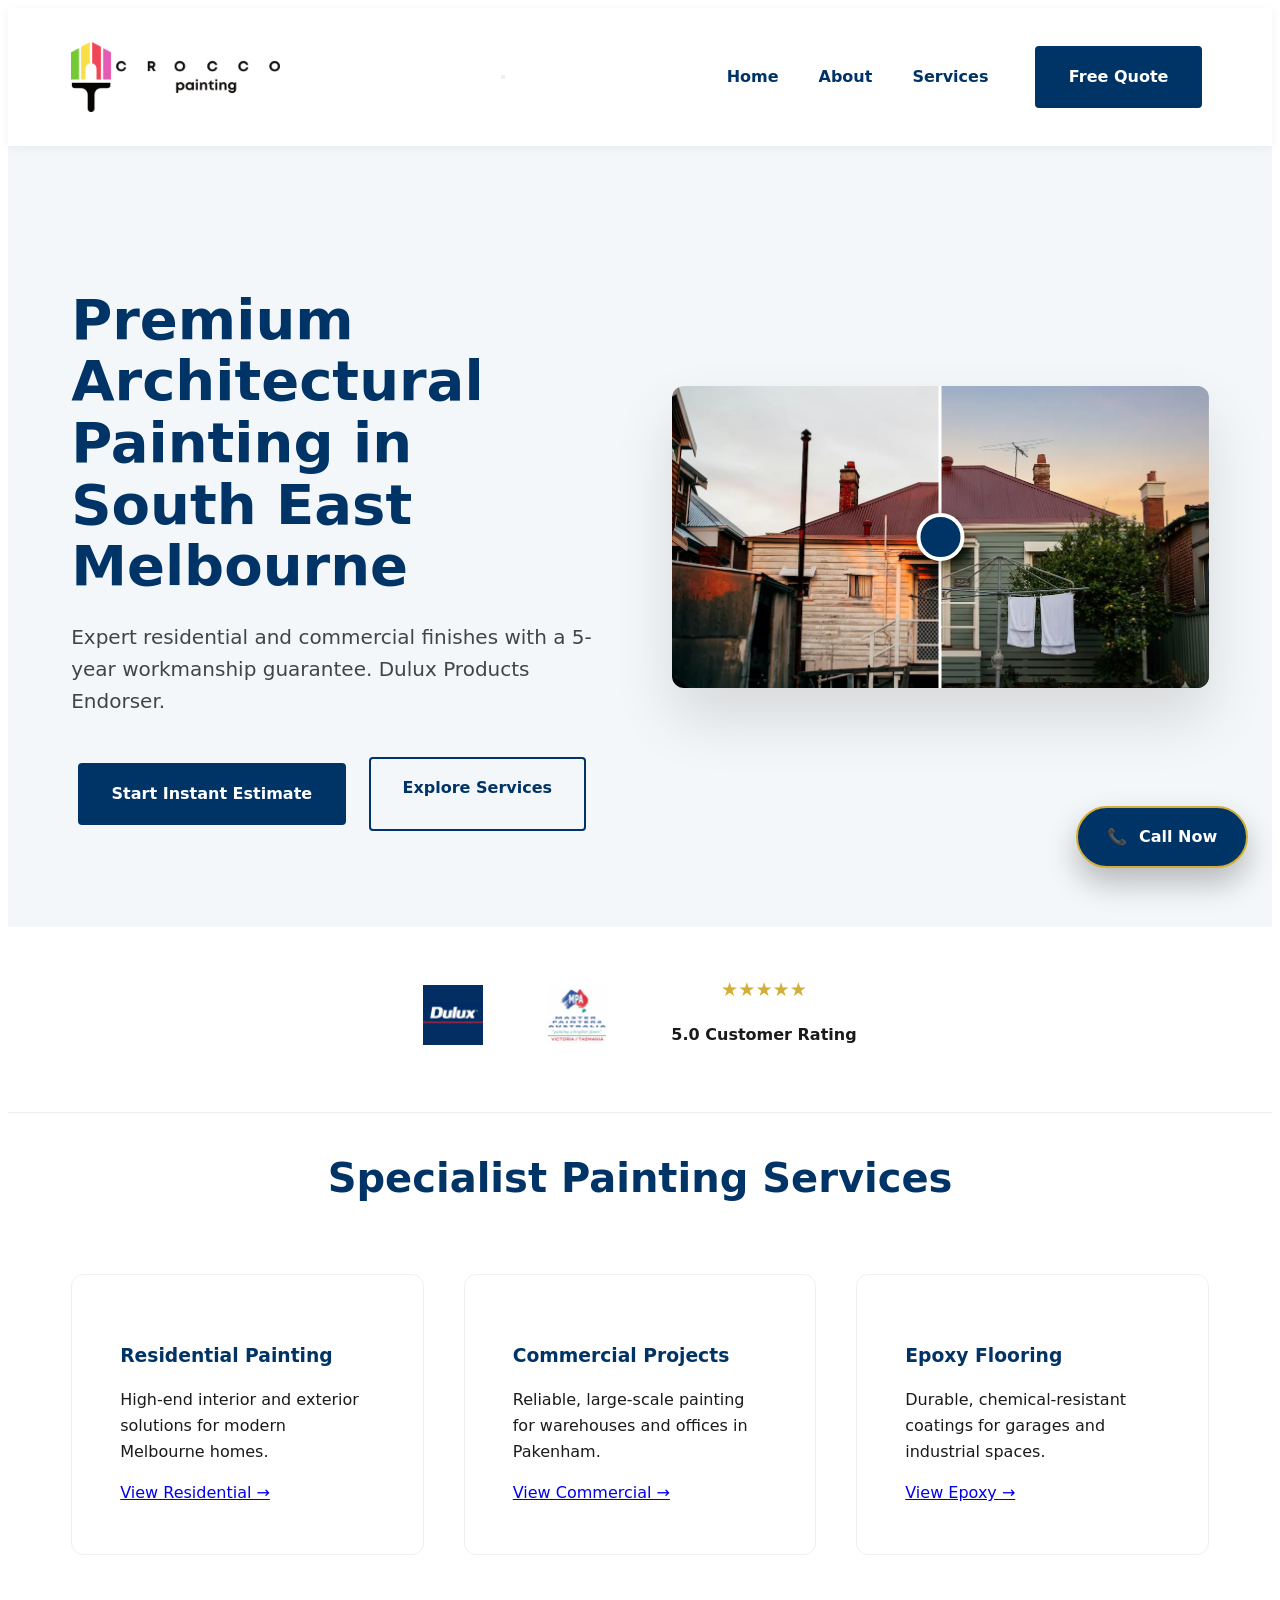
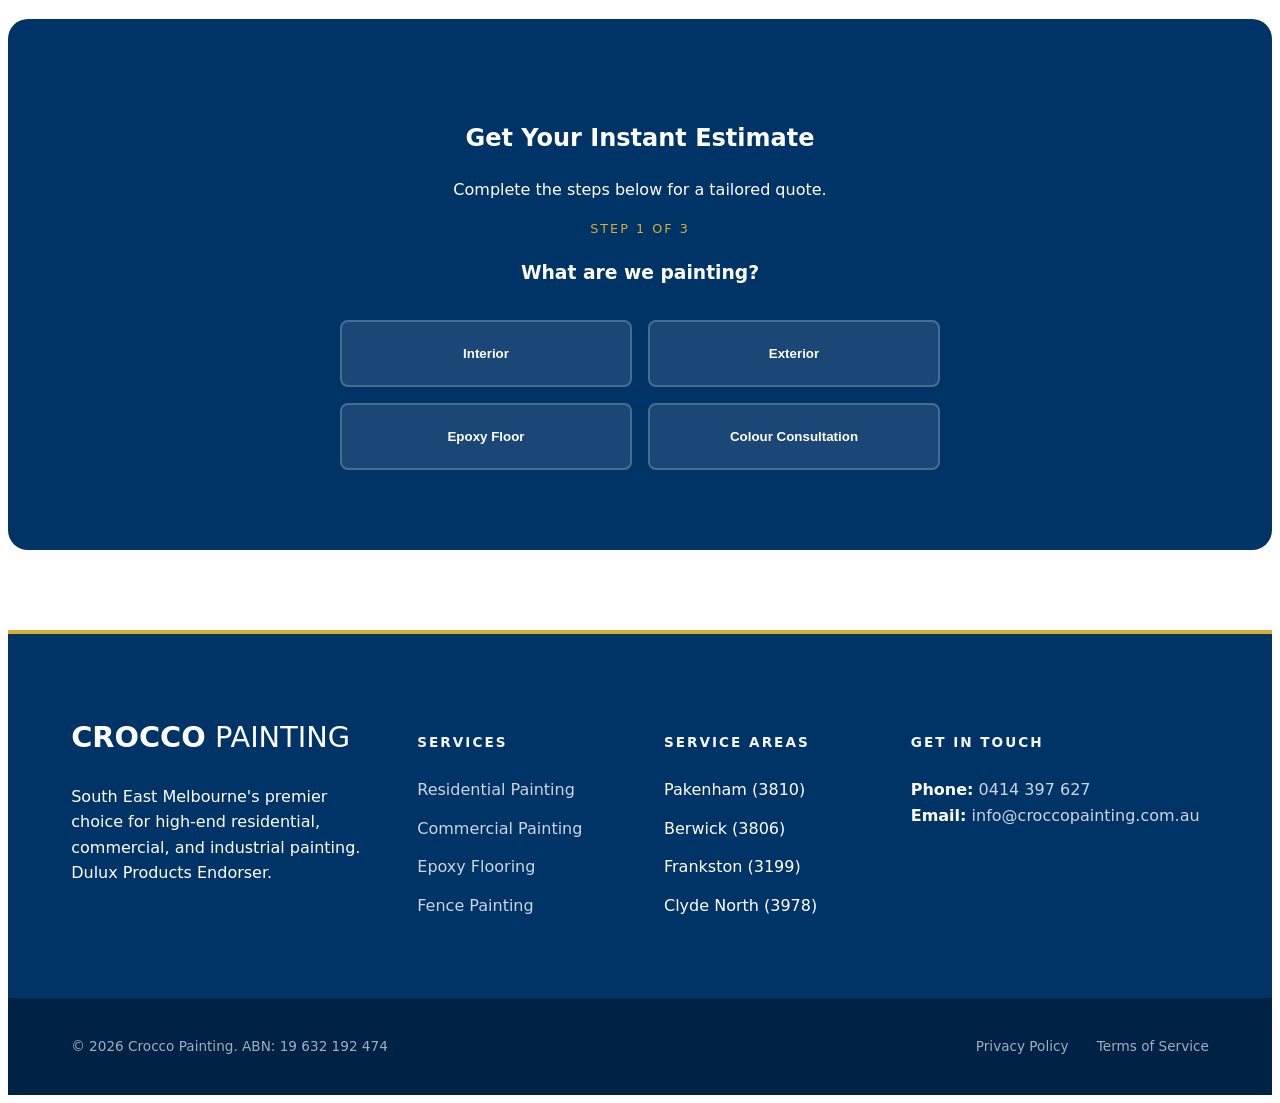
<file: Index.html>
<!DOCTYPE html>
<html lang="en-AU">
<head>
    <meta charset="UTF-8">
    <meta name="viewport" content="width=device-width, initial-scale=1.0">
    
    <!-- SEO & Metadata -->
    <title>Painters South East Melbourne | Crocco Painting | Residential & Commercial</title>
    <meta name="description" content="Crocco Painting: Premium residential & commercial painters in South East Melbourne. Dulux Products Endorser, 5-year warranty. Serving Pakenham, Berwick & Frankston.">
    <link rel="canonical" href="https://croccopainting.com.au/">
    
    <!-- Assets -->
    <link rel="icon" type="image/png" sizes="16x15" href="img/Crocco-Painting-FavIcon.png">
    <link rel="stylesheet" href="/css/style.css">
    
    <!-- Local Business Schema -->
    <script type="application/ld+json">
    {
      "@context": "https://schema.org",
      "@type": "PaintingBusiness",
      "name": "Crocco Painting",
      "url": "https://croccopainting.com.au",
      "telephone": "+61414397627",
      "image": "https://croccopainting.com.au/img/Crocco-Painting-Logo.png",
      "address": {
        "@type": "PostalAddress",
        "addressLocality": "Pakenham",
        "addressRegion": "VIC",
        "postalCode": "3810",
        "addressCountry": "AU"
      },
      "areaServed": ["Pakenham", "Berwick", "Frankston", "Clyde North", "Cranbourne"],
      "priceRange": "$$",
      "openingHours": "Mo-Fr 07:00-17:00"
    }
    </script>
</head>
<body>
    <a href="#main-content" class="skip-link">Skip to content</a>

<header role="banner" class="main-header">
    <nav class="container nav-flex" aria-label="Primary Navigation">
        <!-- Logo Link: Adjusted for accessibility and SVG support -->
        <a href="index.html" class="logo-link" aria-label="Crocco Painting Home">
            <img src="/img/Crocco-Painting-Logo.png" 
                 alt="Crocco Painting Logo" 
                 class="header-logo" 
                 loading="eager">
        </a>
        
        <!-- Mobile Menu Toggle: Improved ARIA attributes -->
        <button class="menu-toggle" 
                aria-label="Toggle Menu" 
                aria-expanded="false" 
                aria-controls="nav-menu">
            <span class="hamburger" aria-hidden="true"></span>
        </button>

        <ul class="nav-links" id="nav-menu" role="list">
            <li><a href="Index.html">Home</a></li>
            <li><a href="about.html">About</a></li>
            <li><a href="services.html">Services</a></li>
            <li><a href="#quote-tool" class="btn-primary">Free Quote</a></li>
        </ul>
    </nav>
</header>

    <main id="main-content">
        <!-- Hero Section -->
        <section class="hero" aria-labelledby="hero-title">
            <div class="container hero-grid">
                <div class="hero-text">
                    <h1 id="hero-title">Premium <span class="accent">Architectural</span> Painting in South East Melbourne</h1>
                    <p>Expert residential and commercial finishes with a 5-year workmanship guarantee. Dulux Products Endorser.</p>
                    <div class="cta-group">
                        <a href="#quote-tool" class="btn-primary">Start Instant Estimate</a>
                        <a href="services.html" class="btn-secondary">Explore Services</a>
                    </div>
                </div>
                
                <div class="hero-image">
                    <div class="comparison-slider" role="region" aria-label="Before and after comparison of our painting work">
                        <div class="image-before" aria-hidden="true">
                            <img src="/img/before-exterior.webp" alt="House exterior before painting" loading="eager">
                        </div>
                        <div class="image-after" id="after-image" aria-hidden="true">
                            <img src="/img/after-exterior.webp" alt="House exterior after premium architectural painting" loading="eager">
                        </div>
                        <input type="range" min="0" max="100" value="50" class="slider-input" id="comparison-slider" aria-label="Slide to compare before and after images">
                        <div class="slider-line" aria-hidden="true">
                            <div class="slider-button"></div>
                        </div>
                    </div>
                </div>
            </div>
        </section>

        <!-- Trust Signals -->
        <section class="trust-signals" aria-label="Accreditations and Trust">
            <div class="container badge-grid">
                <div class="badge-item">
                    <img src="/img/Dulux_logo.webp" alt="Dulux Products Endorser" loading="lazy">
                </div>
                <div class="badge-item">
                    <img src="/img/master-painters-australia-vic-tas.webp" alt="Master Painter" loading="lazy">
                </div>
                <div class="badge-item">
                    <div class="stars" aria-hidden="true">★★★★★</div>
                    <p><strong>5.0 Customer Rating</strong></p>
                </div>
            </div>
        </section>

        <!-- Services Preview -->
        <section class="services-preview container">
            <h2 class="section-title">Specialist Painting Services</h2>
            <div class="card-grid">
                <article class="card">
                    <h3>Residential Painting</h3>
                    <p>High-end interior and exterior solutions for modern Melbourne homes.</p>
                    <a href="services.html#residential" class="card-link" aria-label="View Residential Painting Services">View Residential &rarr;</a>
                </article>
                <article class="card">
                    <h3>Commercial Projects</h3>
                    <p>Reliable, large-scale painting for warehouses and offices in Pakenham.</p>
                    <a href="services.html#commercial" class="card-link" aria-label="View Commercial Painting Services">View Commercial &rarr;</a>
                </article>
                <article class="card">
                    <h3>Epoxy Flooring</h3>
                    <p>Durable, chemical-resistant coatings for garages and industrial spaces.</p>
                    <a href="services.html#epoxy" class="card-link" aria-label="View Epoxy Flooring Services">View Epoxy &rarr;</a>
                </article>
            </div>
        </section>

        <!-- Multi-Step Quote Tool: Fixed Nesting & Form Structure -->
<section id="quote-tool" class="quote-tool">
    <div class="container form-container">
        <div id="quote-header">
            <h2>Get Your Instant Estimate</h2>
            <p>Complete the steps below for a tailored quote.</p>
        </div>

        <!-- Success Message (Hidden by default) -->
        <div id="form-success" style="display:none;" aria-live="assertive">
            <div class="success-icon">✅</div>
            <h3>Request Received!</h3>
            <p>Thanks for reaching out. One of our team members will contact you shortly to finalise your estimate.</p>
            <button class="btn-primary" onclick="location.reload()">Start New Estimate</button>
        </div>

        <form action="https://formspree.io/f/xqenwegq" method="POST" id="quote-form">
            <!-- Honeypot: Anti-Spam (Hidden from users) -->
            <label class="sr-only" style="display:none;">Don't fill this out if you're human: 
                <input name="_gotcha" style="display:none;">
            </label>

            <div id="form-steps">
                <!-- Step 1: Service Type -->
                <div class="step active" data-step="1" id="step-1">
                    <p class="step-counter">Step 1 of 3</p>
                    <h3>What are we painting?</h3>
                    <div class="option-grid">
                        <input type="hidden" name="Service" id="selected-service">
                        <button type="button" class="option-btn" onclick="nextQuoteStep('Interior')">Interior</button>
                        <button type="button" class="option-btn" onclick="nextQuoteStep('Exterior')">Exterior</button>
                        <button type="button" class="option-btn" onclick="nextQuoteStep('Epoxy')">Epoxy Floor</button>
                        <button type="button" class="option-btn" onclick="nextQuoteStep('Consult')">Colour Consultation</button>
                    </div>
                </div>

                <!-- Step 2: Details (Hidden) -->
                <div class="step" data-step="2" id="step-2" style="display:none;">
                    <p class="step-counter">Step 2 of 3</p>
                    <h3>Project Details</h3>
                    <div class="input-group">
                        <textarea name="Details" placeholder="Tell us about the project (e.g., number of rooms, approximate size)..." required aria-label="Project details"></textarea>
                    </div>
                    <button type="button" class="btn-primary" onclick="goToStep(3)">Next: Contact Info</button>
                </div>

                <!-- Step 3: Contact (Hidden) -->
                <div class="step" data-step="3" id="step-3" style="display:none;">
                    <p class="step-counter">Step 3 of 3</p>
                    <h3>Final Details</h3>
                    <div class="input-group">
                        <input type="text" name="Name" placeholder="Your Name" required aria-label="Full name">
                        <input type="email" name="Email" placeholder="Email Address" required aria-label="Email address">
                        <input type="tel" name="Phone" placeholder="Phone Number" required aria-label="Phone number">
                    </div>
                    <button type="submit" class="btn-primary" id="submit-btn">Submit Request</button>
                </div>
            </div>
        </form>
    </div>
</section>
    </main>

    <!-- Global Sticky CTA -->
    <a href="tel:+61414397627" class="sticky-call" aria-label="Call Crocco Painting on 0414 397 627">
        <span class="icon" aria-hidden="true">📞</span>
        <span class="text">Call Now</span>
    </a>

    <footer class="main-footer" role="contentinfo">
        <div class="container footer-grid">
            <div class="footer-column brand-info">
                <a href="index.html" class="footer-logo">
                    <strong>CROCCO</strong> PAINTING
                </a>
                <p class="footer-bio">South East Melbourne's premier choice for high-end residential, commercial, and industrial painting. Dulux Products Endorser.</p>
                <div class="footer-socials">
                    <!-- Social icons here as before -->
                </div>
            </div>

            <div class="footer-column">
                <h4 class="footer-heading">Services</h4>
                <ul class="footer-links">
                    <li><a href="services.html#residential">Residential Painting</a></li>
                    <li><a href="services.html#commercial">Commercial Painting</a></li>
                    <li><a href="services.html#epoxy">Epoxy Flooring</a></li>
                    <li><a href="services.html#fence">Fence Painting</a></li>
                </ul>
            </div>

            <div class="footer-column">
                <h4 class="footer-heading">Service Areas</h4>
                <ul class="footer-links">
                    <li>Pakenham (3810)</li>
                    <li>Berwick (3806)</li>
                    <li>Frankston (3199)</li>
                    <li>Clyde North (3978)</li>
                </ul>
            </div>

            <div class="footer-column">
                <h4 class="footer-heading">Get In Touch</h4>
                <ul class="footer-contact">
                    <li><strong>Phone:</strong> <a href="tel:+61414397627">0414 397 627</a></li>
                    <li><strong>Email:</strong> <a href="mailto:info@croccopainting.com.au">info@croccopainting.com.au</a></li>
                </ul>
            </div>
        </div>
        <div class="footer-bottom">
            <div class="container bottom-flex">
                <p>&copy; 2026 Crocco Painting. ABN: 19 632 192 474</p>
                <nav class="legal-links" aria-label="Legal Links">
                    <a href="#">Privacy Policy</a>
                    <a href="#">Terms of Service</a>
                </nav>
            </div>
        </div>
    </footer>

    <script src="/js/main.js"></script>
</body>
</html>
</file>
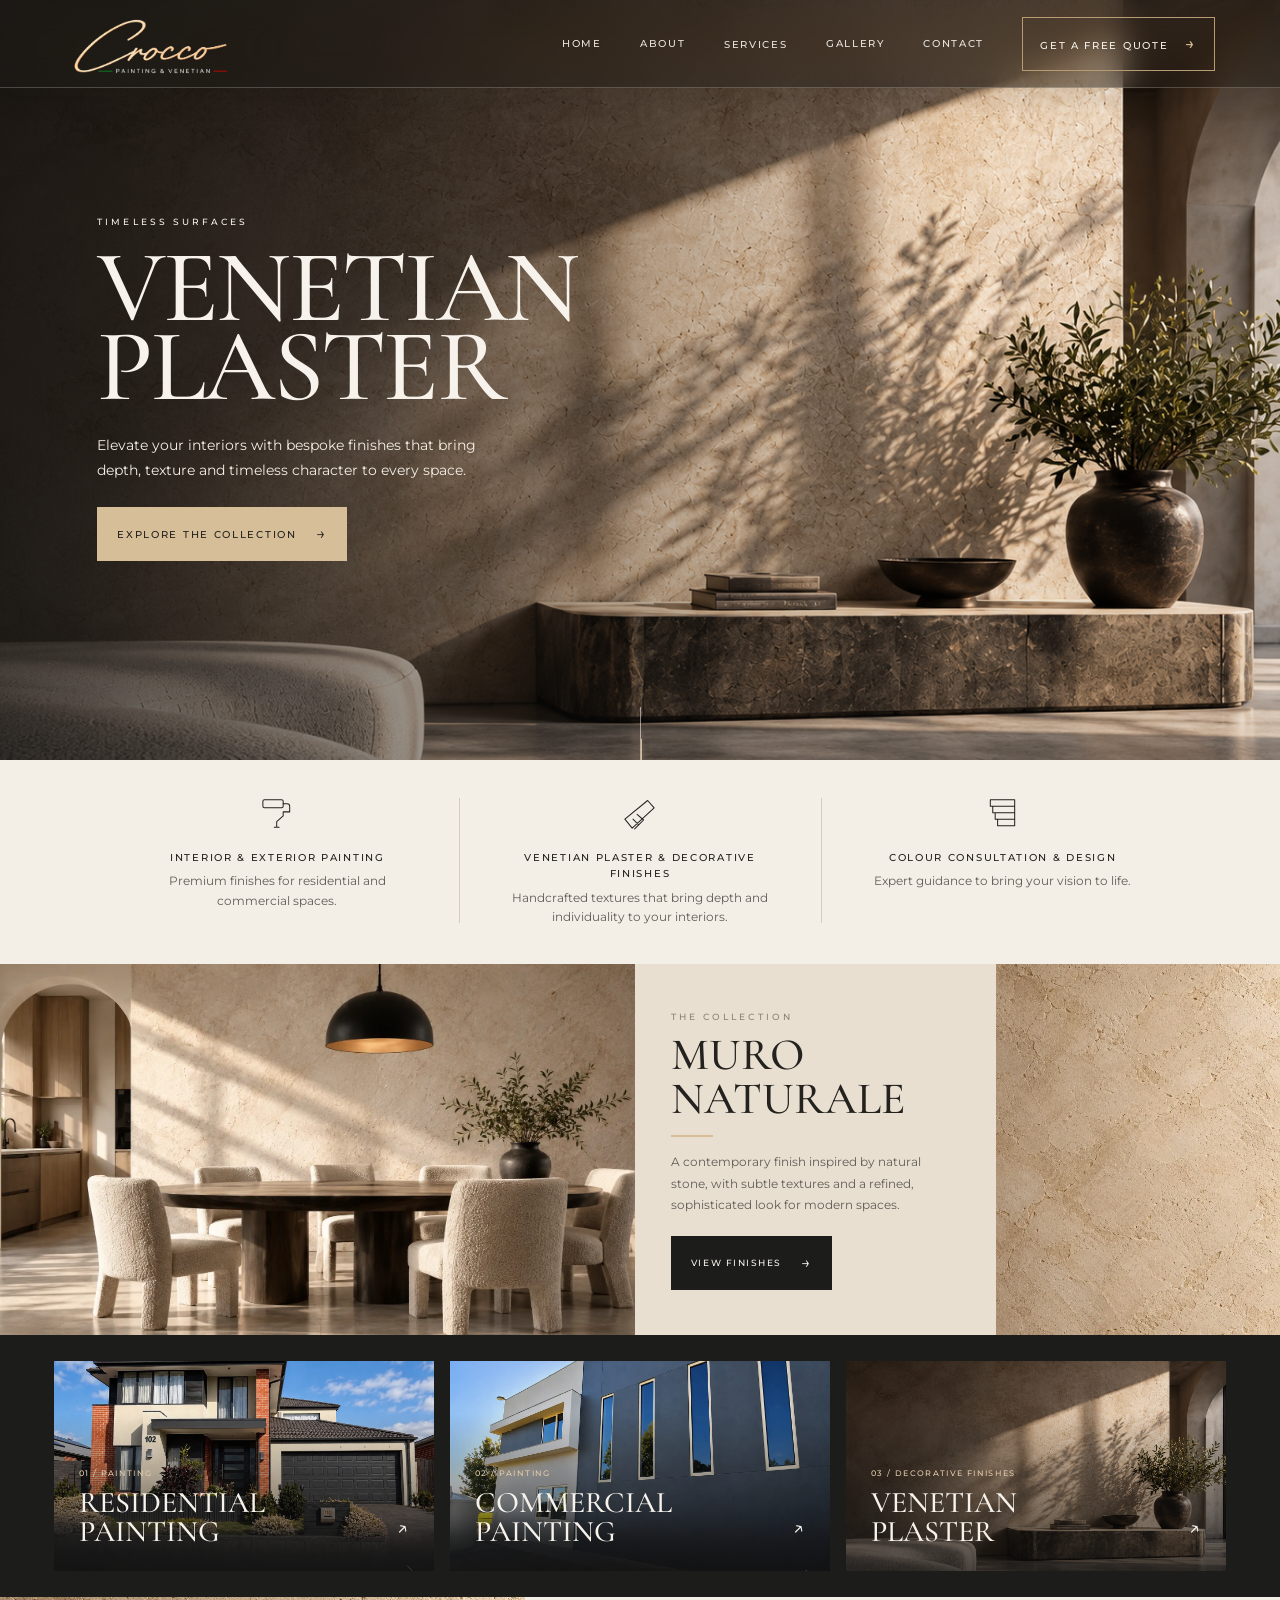
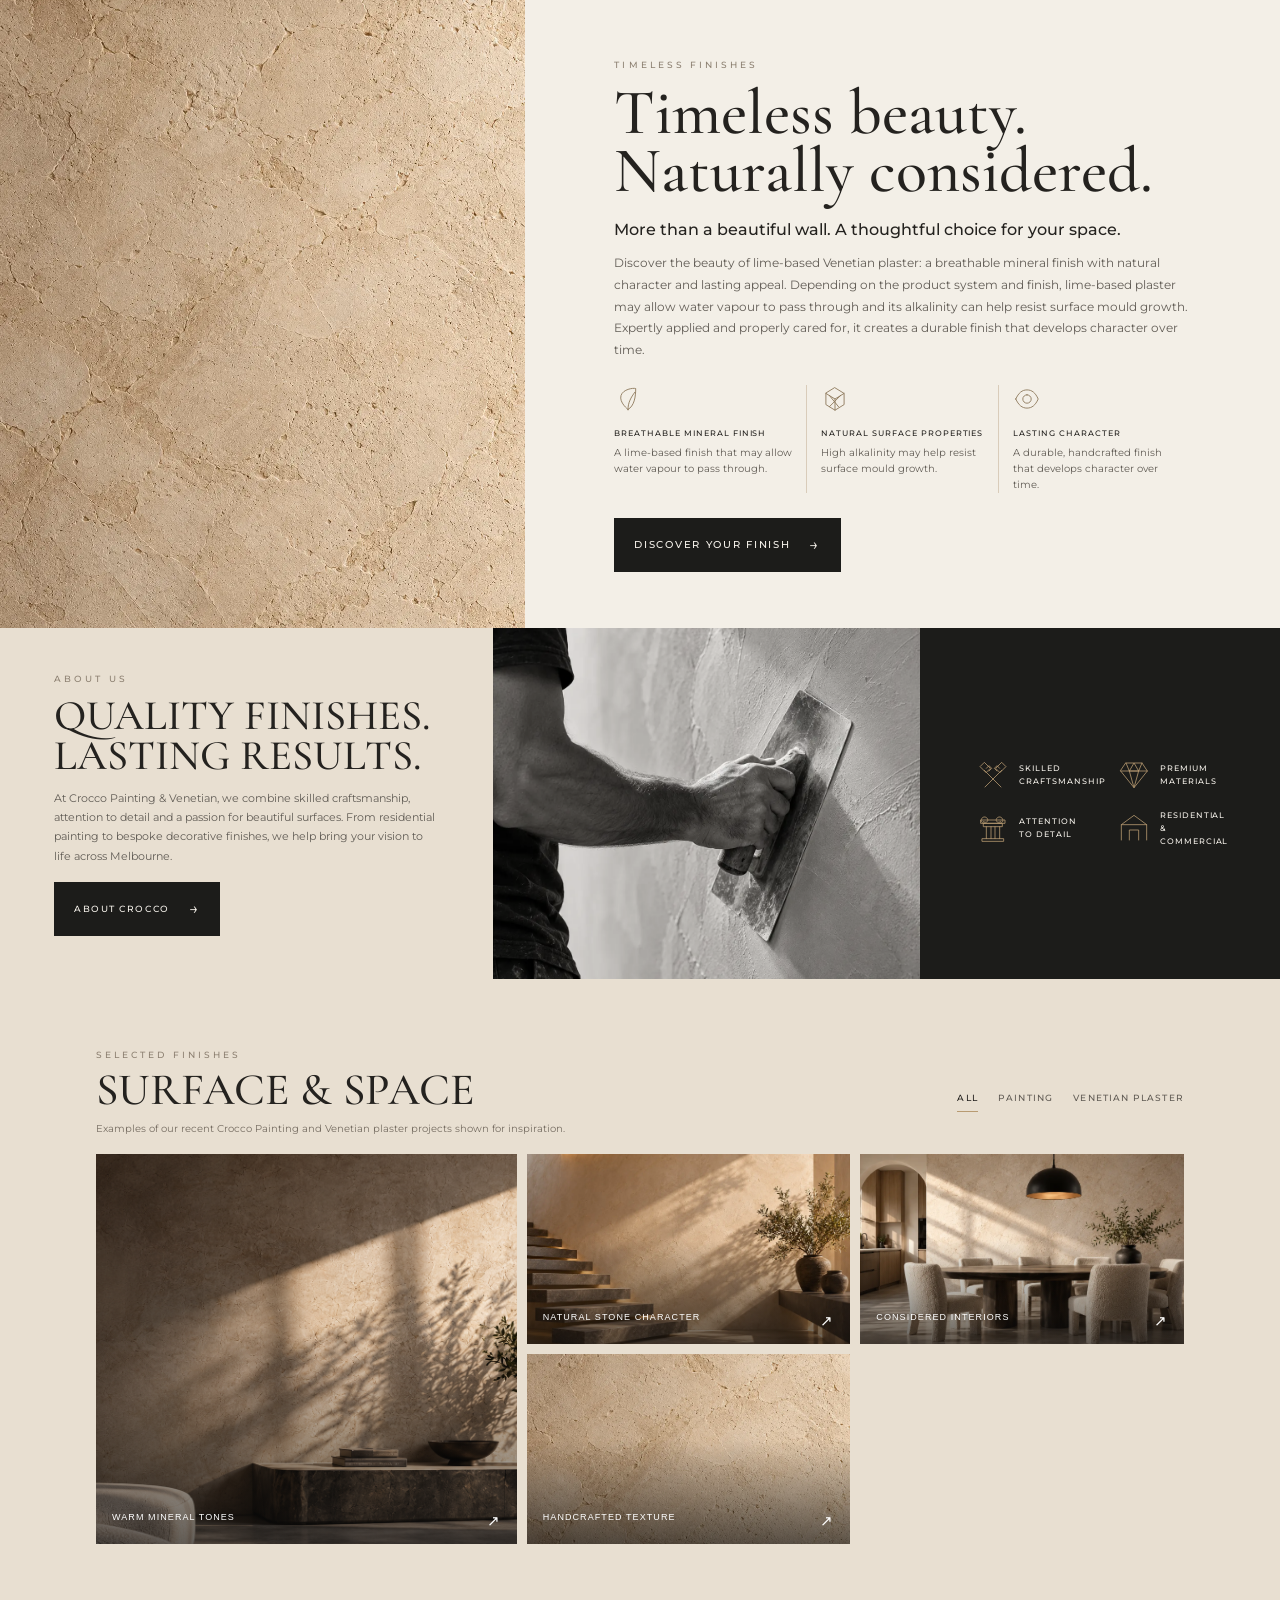
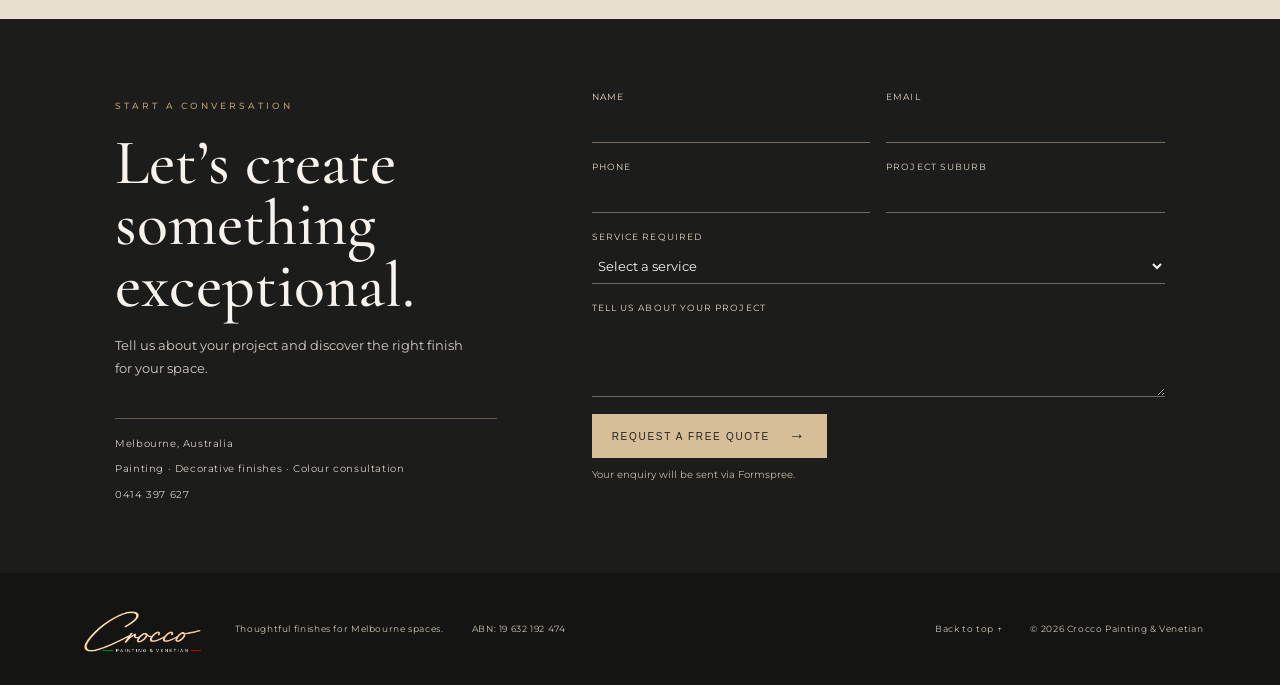
<file: index.html>
<!doctype html>
<html lang="en-AU">
  <head>
    <meta charset="utf-8" />
    <meta name="viewport" content="width=device-width, initial-scale=1" />
    <meta name="theme-color" content="#1c1c1a" />
    <meta
      name="description"
      content="Bespoke painting and Venetian plaster finishes for homes and commercial spaces across Melbourne."
    />
    <meta name="robots" content="index,follow,max-image-preview:large" />
    <link rel="canonical" href="https://croccopainting.com.au/" />
    <meta property="og:type" content="website" />
    <meta property="og:locale" content="en_AU" />
    <meta property="og:site_name" content="Crocco Painting &amp; Venetian" />
    <meta
      property="og:title"
      content="Crocco Painting &amp; Venetian — Melbourne Painters &amp; Venetian Plaster"
    />
    <meta
      property="og:description"
      content="Residential and commercial painting, Venetian plaster and bespoke decorative finishes across Melbourne."
    />
    <meta property="og:url" content="https://croccopainting.com.au/" />
    <meta
      property="og:image"
      content="https://croccopainting.com.au/img/Banner%201%20Venetian.png"
    />
    <meta name="twitter:card" content="summary_large_image" />
    <meta
      name="twitter:title"
      content="Crocco Painting &amp; Venetian — Melbourne Painters &amp; Venetian Plaster"
    />
    <meta
      name="twitter:description"
      content="Residential and commercial painting, Venetian plaster and bespoke decorative finishes across Melbourne."
    />
    <meta
      name="twitter:image"
      content="https://croccopainting.com.au/img/Banner%201%20Venetian.png"
    />
    <title>
      Crocco Painting &amp; Venetian | Melbourne Painters &amp; Venetian Plaster
    </title>
    <script type="application/ld+json">
      {
        "@context": "https://schema.org",
        "@graph": [
          {
            "@type": "WebSite",
            "@id": "https://croccopainting.com.au/#website",
            "url": "https://croccopainting.com.au/",
            "name": "Crocco Painting & Venetian",
            "inLanguage": "en-AU",
            "publisher": { "@id": "https://croccopainting.com.au/#business" }
          },
          {
            "@type": "HousePainter",
            "@id": "https://croccopainting.com.au/#business",
            "name": "Crocco Painting & Venetian",
            "url": "https://croccopainting.com.au/",
            "image": "https://croccopainting.com.au/img/Logo.png",
            "telephone": "+61414397627",
            "email": "info@croccopainting.com.au",
            "description": "Residential and commercial painting, Venetian plaster and decorative finishes across Melbourne and South East Melbourne.",
            "areaServed": [
              { "@type": "City", "name": "Melbourne" },
              { "@type": "AdministrativeArea", "name": "South East Melbourne" }
            ],
            "contactPoint": {
              "@type": "ContactPoint",
              "contactType": "customer enquiries",
              "telephone": "+61414397627",
              "email": "info@croccopainting.com.au",
              "availableLanguage": "English"
            },
            "knowsAbout": [
              "Residential painting",
              "Commercial painting",
              "Venetian plaster",
              "Decorative finishes",
              "Colour consultation"
            ]
          },
          {
            "@type": "WebPage",
            "@id": "https://croccopainting.com.au/#webpage",
            "url": "https://croccopainting.com.au/",
            "name": "Crocco Painting & Venetian | Melbourne Painters & Venetian Plaster",
            "description": "Residential and commercial painting, Venetian plaster and bespoke decorative finishes across Melbourne.",
            "inLanguage": "en-AU",
            "isPartOf": { "@id": "https://croccopainting.com.au/#website" },
            "about": { "@id": "https://croccopainting.com.au/#business" },
            "mainEntity": { "@id": "https://croccopainting.com.au/#business" }
          }
        ]
      }
    </script>
    <link rel="preconnect" href="https://fonts.googleapis.com" />
    <link rel="preconnect" href="https://fonts.gstatic.com" crossorigin />
    <link
      href="https://fonts.googleapis.com/css2?family=Cormorant+Garamond:wght@500;600&family=Montserrat:wght@400;500;600&display=swap"
      rel="stylesheet"
    />
    <link rel="stylesheet" href="css/styles.css" />
    <link rel="stylesheet" href="css/service-images.css" />
    <link rel="stylesheet" href="css/services-nav.css" />
    <link rel="stylesheet" href="css/header-glass.css" />
    <link rel="stylesheet" href="css/site-footer.css" />
  </head>
  <body>
    <header class="site-header" id="top">
      <a
        class="brand"
        href="#home"
        aria-label="Crocco Painting and Venetian home"
        ><img src="img/Logo.png" alt="Crocco Painting & Venetian"
      /></a>
      <button
        class="menu-toggle"
        aria-expanded="false"
        aria-controls="main-nav"
        aria-label="Open navigation"
      >
        <span></span><span></span>
      </button>
      <nav id="main-nav" class="main-nav" aria-label="Main navigation">
        <a href="#home">Home</a><a href="about.html">About</a>
        <div class="nav-dropdown">
          <a href="#services">Services</a>
          <div class="nav-submenu">
            <a href="residential.html">Residential painting</a
            ><a href="commercial.html">Commercial painting</a
            ><a href="venetian-plaster.html">Venetian plaster</a>
          </div>
        </div>
        <a href="#gallery">Gallery</a><a href="#contact">Contact</a>
      </nav>
      <a class="header-cta" href="#contact">Get a free quote <span>→</span></a>
    </header>

    <main>
      <section class="hero" id="home" aria-label="Venetian plaster interior">
        <div class="hero-shade"></div>
        <div class="hero-copy">
          <p class="eyebrow">Timeless surfaces</p>
          <h1>Venetian<br />Plaster</h1>
          <p class="hero-description">
            Elevate your interiors with bespoke finishes that bring depth,
            texture and timeless character to every space.
          </p>
          <a class="button button-light" href="#services"
            >Explore the collection <span>→</span></a
          >
        </div>
        <a class="scroll-cue" href="#services" aria-label="Scroll to services"
          ><span></span
        ></a>
      </section>

      <section class="services-strip" aria-label="Our services">
        <article class="service-blurb">
          <svg viewBox="0 0 48 48" aria-hidden="true">
            <rect x="6" y="7" width="25" height="10" rx="2" />
            <path d="M31 12h5a3 3 0 0 1 3 3v7h-8m0 0v5l-8 7v7m-3 0h6" />
          </svg>
          <h2>Interior &amp; exterior painting</h2>
          <p>Premium finishes for residential and commercial spaces.</p>
        </article>
        <article class="service-blurb">
          <svg viewBox="0 0 48 48" aria-hidden="true">
            <path d="M6 31 34 8l8 9-27 25zM21 25l8 7-6 6-7-7m7 7-5 5" />
          </svg>
          <h2>Venetian plaster &amp; decorative finishes</h2>
          <p>
            Handcrafted textures that bring depth and individuality to your
            interiors.
          </p>
        </article>
        <article class="service-blurb">
          <svg viewBox="0 0 48 48" aria-hidden="true">
            <path d="M9 7h30v8H9zm3 8h27v8H12zm3 8h24v8H15zm3 8h21v8H18z" />
          </svg>
          <h2>Colour consultation &amp; design</h2>
          <p>Expert guidance to bring your vision to life.</p>
        </article>
      </section>

      <section
        class="collection"
        id="services"
        aria-labelledby="collection-title"
      >
        <div
          class="collection-photo"
          role="img"
          aria-label="Dining room with warm, textured Venetian plaster walls"
        ></div>
        <div class="collection-copy">
          <p class="eyebrow">The collection</p>
          <h2 id="collection-title">Muro Naturale</h2>
          <span class="short-rule"></span>
          <p>
            A contemporary finish inspired by natural stone, with subtle
            textures and a refined, sophisticated look for modern spaces.
          </p>
          <a class="button button-dark" href="#gallery"
            >View finishes <span>→</span></a
          >
        </div>
        <div
          class="texture-photo"
          role="img"
          aria-label="Close detail of a warm mineral plaster finish"
        ></div>
      </section>

      <section class="service-cards" aria-label="Painting and plaster services">
        <a
          class="service-card residential"
          id="residential"
          href="residential.html"
          ><span>01 / Painting</span>
          <h2>Residential<br />painting</h2>
          <b aria-hidden="true">↗</b></a
        >
        <a
          class="service-card commercial"
          id="commercial"
          href="commercial.html"
          ><span>02 / Painting</span>
          <h2>Commercial<br />painting</h2>
          <b aria-hidden="true">↗</b></a
        >
        <a class="service-card venetian" href="venetian-plaster.html"
          ><span>03 / Decorative finishes</span>
          <h2>Venetian<br />plaster</h2>
          <b aria-hidden="true">↗</b></a
        >
      </section>

      <!-- EDITOR: No product technical data sheets were provided. Confirm breathability, alkalinity, surface mould resistance and durability for the exact Crocco product, substrate, sealer and care system before publishing these claims. -->
      <section class="lime-section" id="venetian">
        <div
          class="lime-photo"
          role="img"
          aria-label="Sunlight revealing natural plaster texture"
        ></div>
        <div class="lime-content">
          <p class="eyebrow">Timeless finishes</p>
          <h2>Timeless beauty.<br />Naturally considered.</h2>
          <h3>
            More than a beautiful wall. A thoughtful choice for your space.
          </h3>
          <p class="lime-body">
            Discover the beauty of lime-based Venetian plaster: a breathable
            mineral finish with natural character and lasting appeal. Depending
            on the product system and finish, lime-based plaster may allow water
            vapour to pass through and its alkalinity can help resist surface
            mould growth. Expertly applied and properly cared for, it creates a
            durable finish that develops character over time.
          </p>
          <div class="benefits">
            <article>
              <svg viewBox="0 0 40 40" aria-hidden="true">
                <path
                  d="M20 35S7 25 10 15C13 6 27 4 31 5c0 12-2 25-11 30zm0 0c0-10 4-17 10-25"
                />
              </svg>
              <h4>Breathable mineral finish</h4>
              <p>
                A lime-based finish that may allow water vapour to pass through.
              </p>
            </article>
            <article>
              <svg viewBox="0 0 40 40" aria-hidden="true">
                <path
                  d="m20 4 13 8v16l-13 8-13-8V12zM7 12l13 8 13-8M20 20v16m-8-21 13 16m3-16L12 31"
                />
              </svg>
              <h4>Natural surface properties</h4>
              <p>High alkalinity may help resist surface mould growth.</p>
            </article>
            <article>
              <svg viewBox="0 0 40 40" aria-hidden="true">
                <path
                  d="M4 20c4-9 9-13 16-13s12 4 16 13c-4 9-9 13-16 13S8 29 4 20zm16-6a6 6 0 1 0 0 12 6 6 0 0 0 0-12z"
                />
              </svg>
              <h4>Lasting character</h4>
              <p>
                A durable, handcrafted finish that develops character over time.
              </p>
            </article>
          </div>
          <a class="button button-dark" href="#contact"
            >Discover your finish <span>→</span></a
          >
        </div>
      </section>

      <section class="about" id="about">
        <div class="about-copy">
          <p class="eyebrow">About us</p>
          <h2>Quality finishes.<br />Lasting results.</h2>
          <p>
            At Crocco Painting &amp; Venetian, we combine skilled craftsmanship,
            attention to detail and a passion for beautiful surfaces. From
            residential painting to bespoke decorative finishes, we help bring
            your vision to life across Melbourne.
          </p>
          <a class="button button-dark" href="about.html"
            >About Crocco <span>→</span></a
          >
        </div>
        <div
          class="about-photo"
          role="img"
          aria-label="Craftsperson applying a hand-finished plaster surface"
        ></div>
        <div class="about-values">
          <div>
            <svg viewBox="0 0 48 48" aria-hidden="true">
              <path
                d="m5 11 6-6 9 9-6 6zm6 6 25 25m-22-28 4-4 4 4-4 4M43 11l-6-6-9 9 6 6zm-6 6L12 42m22-28-4-4-4 4 4 4"
              /></svg
            ><span>Skilled<br />craftsmanship</span>
          </div>
          <div>
            <svg viewBox="0 0 48 48" aria-hidden="true">
              <path
                d="M12 6h24l8 12-20 25L4 18zM4 18h40M12 6l5 12 7-12 7 12 5-12M17 18l7 25 7-25M17 18h14"
              /></svg
            ><span>Premium<br />materials</span>
          </div>
          <div>
            <svg viewBox="0 0 48 48" aria-hidden="true">
              <path
                d="M6 12h36v5H6zm4 5h28v5H10zm2 0c-5 0-7-3-5-7s8-3 9 1-3 6-7 3m24 3c5 0 7-3 5-7s-8-3-9 1 3 6 7 3M14 22v18m7-18v18m6-18v18m7-18v18M8 40h32v4H8z"
              /></svg
            ><span>Attention<br />to detail</span>
          </div>
          <div>
            <svg viewBox="0 0 48 48" aria-hidden="true">
              <path d="M5 42V19l19-14 19 14v23M17 42V27h14v15M5 19h38" /></svg
            ><span>Residential &amp;<br />commercial</span>
          </div>
        </div>
      </section>

      <section class="gallery" id="gallery">
        <div class="section-heading">
          <div>
            <p class="eyebrow">Selected finishes</p>
            <h2>Surface &amp; space</h2>
          </div>
          <div class="gallery-filters" role="group" aria-label="Filter gallery">
            <button class="filter active" data-filter="all">All</button
            ><button class="filter" data-filter="painting">Painting</button
            ><button class="filter" data-filter="venetian">
              Venetian plaster
            </button>
          </div>
        </div>
        <p class="gallery-note">
          Examples of our recent Crocco Painting and Venetian plaster projects
          shown for inspiration.
        </p>
        <div class="gallery-grid">
          <button
            class="gallery-item gallery-wide"
            data-category="venetian"
            data-image="img/Banner 1 Venetian.png"
            aria-label="Enlarge warm Venetian plaster interior"
          >
            <img
              src="img/Banner 1 Venetian.png"
              alt="Sunlit interior with warm textured plaster walls"
              loading="lazy"
            /><span>Warm mineral tones <i>↗</i></span></button
          ><button
            class="gallery-item"
            data-category="venetian"
            data-image="img/Imagen 1 maim page.webp"
            aria-label="Enlarge natural plaster interior"
          >
            <img
              src="img/Imagen 1 maim page.webp"
              alt="Natural plaster wall and sculptural stair detail"
              loading="lazy"
            /><span>Natural stone character <i>↗</i></span></button
          ><button
            class="gallery-item"
            data-category="painting"
            data-image="img/3D1412D8-6D03-4C19-AAD0-6D26711E0897.webp"
            aria-label="Enlarge dining room interior"
          >
            <img
              src="img/3D1412D8-6D03-4C19-AAD0-6D26711E0897.webp"
              alt="Contemporary dining room with textured walls"
              loading="lazy"
            /><span>Considered interiors <i>↗</i></span></button
          ><button
            class="gallery-item"
            data-category="venetian"
            data-image="img/Imagen 3 Main Page.webp"
            aria-label="Enlarge close-up of plaster texture"
          >
            <img
              src="img/Imagen 3 Main Page.webp"
              alt="Close-up of warm, handcrafted plaster surface"
              loading="lazy"
            /><span>Handcrafted texture <i>↗</i></span>
          </button>
        </div>
      </section>

      <section class="contact" id="contact">
        <div class="contact-copy">
          <p class="eyebrow">Start a conversation</p>
          <h2>Let’s create something exceptional.</h2>
          <p>
            Tell us about your project and discover the right finish for your
            space.
          </p>
          <div class="contact-details">
            <span>Melbourne, Australia</span
            ><span>Painting · Decorative finishes · Colour consultation</span>
            <a href="tel:+61414397627">0414 397 627</a>
          </div>
        </div>
        <form
          id="quote-form"
          action="https://formspree.io/f/xqenwegq"
          method="POST"
        >
          <input
            type="text"
            name="_gotcha"
            tabindex="-1"
            autocomplete="off"
            aria-hidden="true"
            hidden
          />
          <div class="form-row">
            <label>Name<input name="name" autocomplete="name" required /></label
            ><label
              >Email<input
                type="email"
                name="email"
                autocomplete="email"
                required
            /></label>
          </div>
          <div class="form-row">
            <label
              >Phone<input type="tel" name="phone" autocomplete="tel" /></label
            ><label
              >Project suburb<input name="suburb" autocomplete="address-level2"
            /></label>
          </div>
          <label
            >Service required<select name="service" required>
              <option value="" disabled selected>Select a service</option>
              <option>Interior &amp; exterior painting</option>
              <option>Venetian plaster &amp; decorative finishes</option>
              <option>Colour consultation &amp; design</option>
              <option>Not sure yet</option>
            </select></label
          ><label
            >Tell us about your project<textarea
              name="project"
              rows="3"
              required
            ></textarea></label
          ><button class="button button-light" type="submit">
            Request a free quote <span>→</span>
          </button>
          <p
            class="form-status"
            id="form-status"
            role="status"
            aria-live="polite"
          >
            Your enquiry will be sent via Formspree.
          </p>
        </form>
      </section>
    </main>
    <footer class="site-footer">
      <a href="#top"
        ><img src="img/Logo.png" alt="Crocco Painting & Venetian"
      /></a>
      <p>Thoughtful finishes for Melbourne spaces.</p>
      <span class="business-number">ABN: 19 632 192 474</span>
      <a class="back-top" href="#top">Back to top ↑</a
      ><small>© <span id="year"></span> Crocco Painting &amp; Venetian</small>
    </footer>
    <dialog class="lightbox" aria-label="Enlarged gallery image">
      <button class="lightbox-close" aria-label="Close enlarged image">×</button
      ><img alt="" />
    </dialog>
    <script src="js/script.js"></script>
  </body>
</html>
</file>
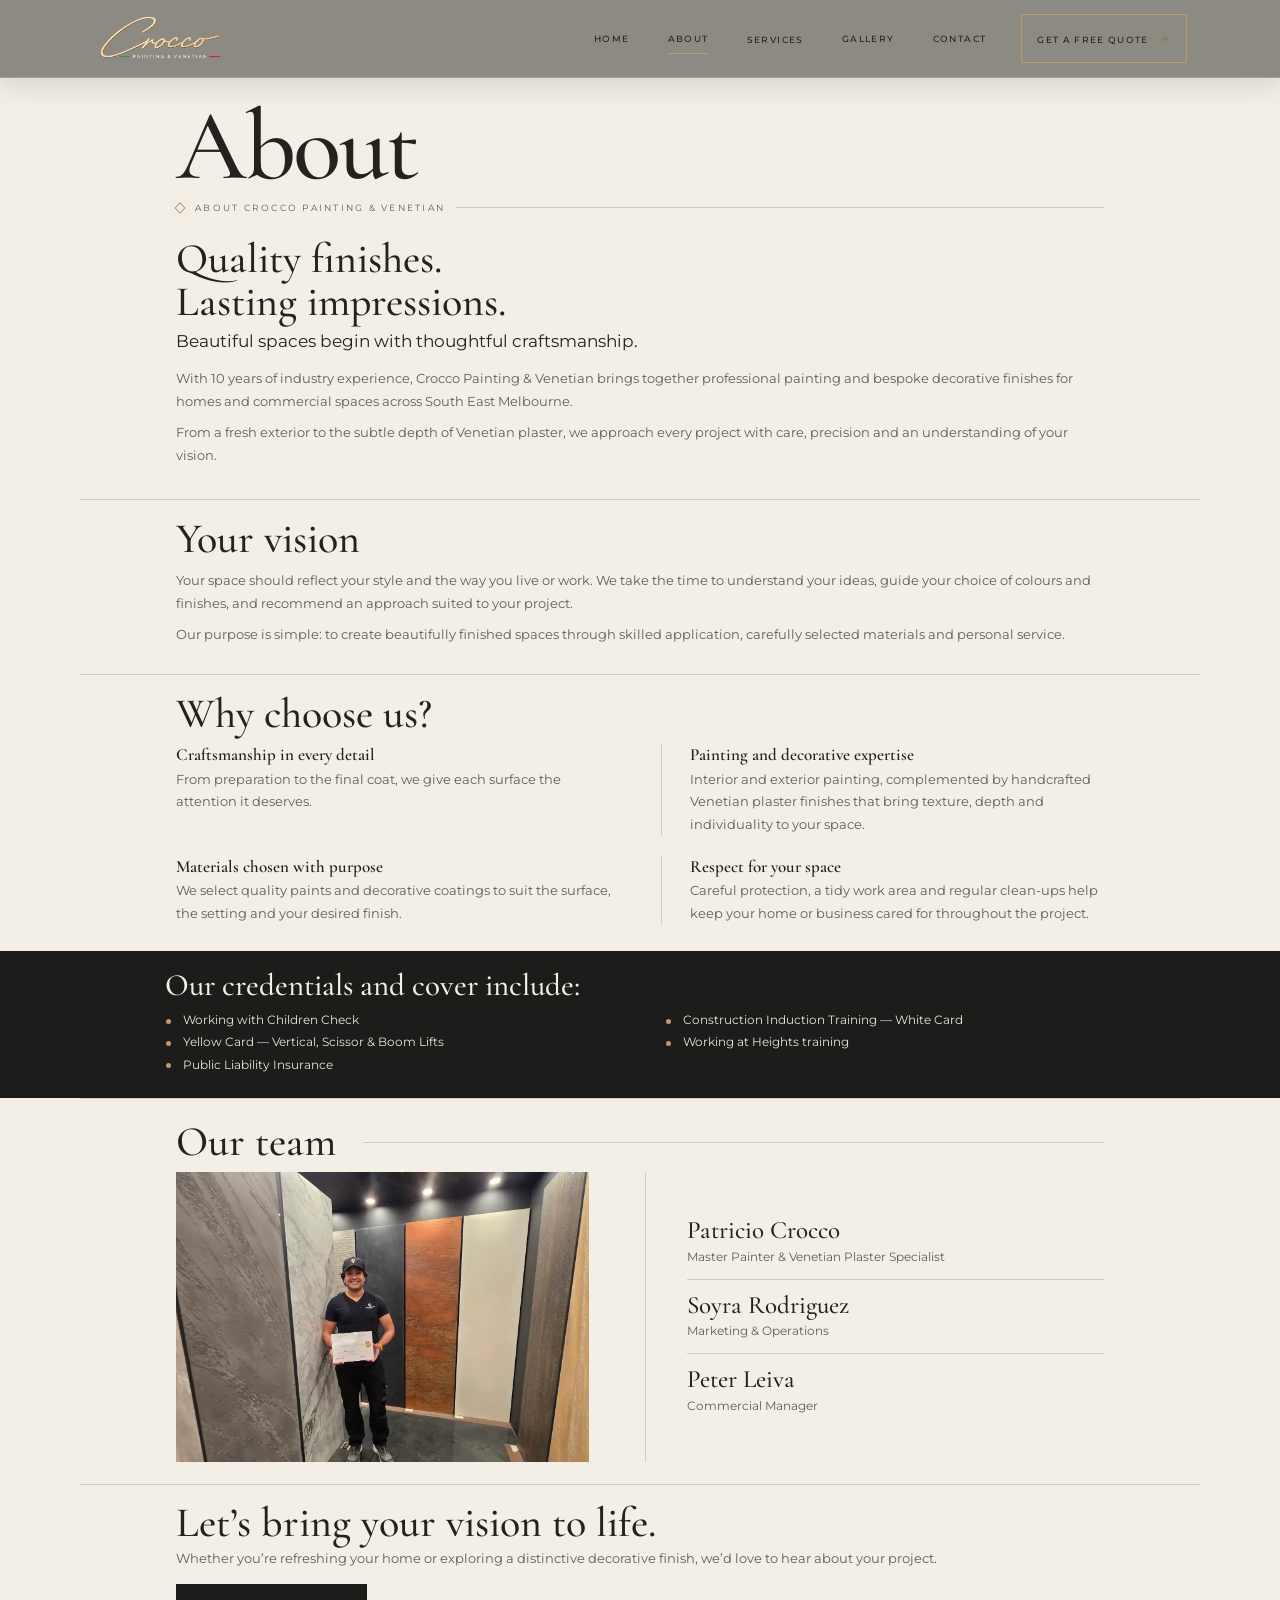
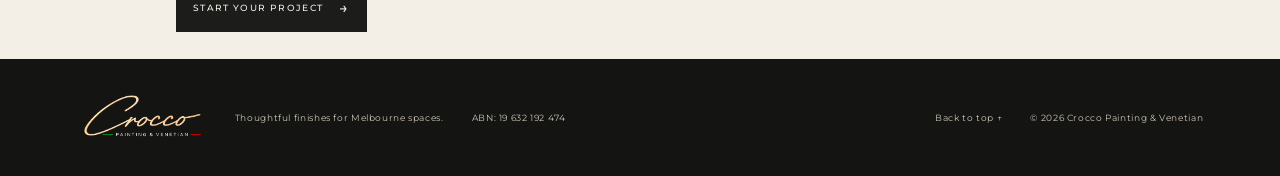
<file: about.html>
<!doctype html>
<html lang="en-AU">
  <head>
    <meta charset="utf-8" />
    <meta name="viewport" content="width=device-width, initial-scale=1" />
    <meta name="theme-color" content="#f3efe7" />
    <meta
      name="description"
      content="Meet Crocco Painting & Venetian — professional painting and bespoke decorative finishes across South East Melbourne."
    />
    <meta name="robots" content="index,follow,max-image-preview:large" />
    <link rel="canonical" href="https://croccopainting.com.au/about.html" />
    <meta property="og:type" content="website" />
    <meta property="og:locale" content="en_AU" />
    <meta property="og:site_name" content="Crocco Painting &amp; Venetian" />
    <meta property="og:title" content="About Crocco Painting &amp; Venetian" />
    <meta
      property="og:description"
      content="Meet Crocco Painting &amp; Venetian, providing professional painting and bespoke decorative finishes across South East Melbourne."
    />
    <meta
      property="og:url"
      content="https://croccopainting.com.au/about.html"
    />
    <meta
      property="og:image"
      content="https://croccopainting.com.au/img/Banner%201%20Venetian.png"
    />
    <meta name="twitter:card" content="summary_large_image" />
    <meta name="twitter:title" content="About Crocco Painting &amp; Venetian" />
    <meta
      name="twitter:description"
      content="Meet Crocco Painting &amp; Venetian, providing professional painting and bespoke decorative finishes across South East Melbourne."
    />
    <meta
      name="twitter:image"
      content="https://croccopainting.com.au/img/Banner%201%20Venetian.png"
    />
    <title>About Crocco Painting &amp; Venetian</title>
    <script type="application/ld+json">
      {
        "@context": "https://schema.org",
        "@graph": [
          {
            "@type": "WebSite",
            "@id": "https://croccopainting.com.au/#website",
            "url": "https://croccopainting.com.au/",
            "name": "Crocco Painting & Venetian",
            "inLanguage": "en-AU",
            "publisher": { "@id": "https://croccopainting.com.au/#business" }
          },
          {
            "@type": "HousePainter",
            "@id": "https://croccopainting.com.au/#business",
            "name": "Crocco Painting & Venetian",
            "url": "https://croccopainting.com.au/",
            "image": "https://croccopainting.com.au/img/Logo.png",
            "telephone": "+61414397627",
            "email": "info@croccopainting.com.au",
            "description": "Residential and commercial painting, Venetian plaster and decorative finishes across Melbourne and South East Melbourne.",
            "areaServed": [
              { "@type": "City", "name": "Melbourne" },
              { "@type": "AdministrativeArea", "name": "South East Melbourne" }
            ],
            "contactPoint": {
              "@type": "ContactPoint",
              "contactType": "customer enquiries",
              "telephone": "+61414397627",
              "email": "info@croccopainting.com.au",
              "availableLanguage": "English"
            },
            "knowsAbout": [
              "Residential painting",
              "Commercial painting",
              "Venetian plaster",
              "Decorative finishes",
              "Colour consultation"
            ]
          },
          {
            "@type": "AboutPage",
            "@id": "https://croccopainting.com.au/about.html#webpage",
            "url": "https://croccopainting.com.au/about.html",
            "name": "About Crocco Painting & Venetian",
            "description": "Meet Crocco Painting & Venetian — professional painting and bespoke decorative finishes across South East Melbourne.",
            "inLanguage": "en-AU",
            "isPartOf": { "@id": "https://croccopainting.com.au/#website" },
            "about": { "@id": "https://croccopainting.com.au/#business" },
            "mainEntity": { "@id": "https://croccopainting.com.au/#business" }
          }
        ]
      }
    </script>
    <link rel="preconnect" href="https://fonts.googleapis.com" />
    <link rel="preconnect" href="https://fonts.gstatic.com" crossorigin />
    <link
      href="https://fonts.googleapis.com/css2?family=Cormorant+Garamond:wght@500;600&family=Montserrat:wght@400;500;600&display=swap"
      rel="stylesheet"
    />
    <link rel="stylesheet" href="css/about.css" />
    <link rel="stylesheet" href="css/services-nav.css" />
    <link rel="stylesheet" href="css/header-glass.css" />
    <link rel="stylesheet" href="css/site-footer.css" />
  </head>
  <body>
    <header class="about-header">
      <a
        class="about-brand"
        href="index.html"
        aria-label="Crocco Painting and Venetian home"
        ><img src="img/Logo.png" alt="Crocco Painting & Venetian"
      /></a>
      <button
        class="menu-toggle"
        aria-expanded="false"
        aria-controls="about-nav"
        aria-label="Open navigation"
      >
        <span></span><span></span>
      </button>
      <nav id="about-nav" aria-label="Main navigation">
        <a href="index.html#home">Home</a
        ><a class="current" href="about.html" aria-current="page">About</a>
        <div class="nav-dropdown">
          <a href="index.html#services">Services</a>
          <div class="nav-submenu">
            <a href="residential.html">Residential painting</a
            ><a href="commercial.html">Commercial painting</a
            ><a href="venetian-plaster.html">Venetian plaster</a>
          </div>
        </div>
        <a href="index.html#gallery">Gallery</a
        ><a href="index.html#contact">Contact</a>
      </nav>
      <a class="about-quote" href="index.html#contact"
        >Get a free quote <span>→</span></a
      >
    </header>
    <main>
      <section class="intro" aria-labelledby="page-title">
        <h1 id="page-title">About</h1>
        <p class="eyebrow"><span>About Crocco Painting &amp; Venetian</span></p>
        <h2>Quality finishes.<br />Lasting impressions.</h2>
        <p class="lead">
          Beautiful spaces begin with thoughtful craftsmanship.
        </p>
        <p>
          With 10 years of industry experience, Crocco Painting &amp; Venetian
          brings together professional painting and bespoke decorative finishes
          for homes and commercial spaces across South East Melbourne.
        </p>
        <p>
          From a fresh exterior to the subtle depth of Venetian plaster, we
          approach every project with care, precision and an understanding of
          your vision.
        </p>
      </section>
      <section class="vision content-section" aria-labelledby="vision-heading">
        <h2 id="vision-heading">Your vision</h2>
        <p>
          Your space should reflect your style and the way you live or work. We
          take the time to understand your ideas, guide your choice of colours
          and finishes, and recommend an approach suited to your project.
        </p>
        <p>
          Our purpose is simple: to create beautifully finished spaces through
          skilled application, carefully selected materials and personal
          service.
        </p>
      </section>
      <section class="why content-section" aria-labelledby="why-heading">
        <h2 id="why-heading">Why choose us?</h2>
        <div class="why-grid">
          <article>
            <h3>Craftsmanship in every detail</h3>
            <p>
              From preparation to the final coat, we give each surface the
              attention it deserves.
            </p>
          </article>
          <article>
            <h3>Painting and decorative expertise</h3>
            <p>
              Interior and exterior painting, complemented by handcrafted
              Venetian plaster finishes that bring texture, depth and
              individuality to your space.
            </p>
          </article>
          <article>
            <h3>Materials chosen with purpose</h3>
            <p>
              We select quality paints and decorative coatings to suit the
              surface, the setting and your desired finish.
            </p>
          </article>
          <article>
            <h3>Respect for your space</h3>
            <p>
              Careful protection, a tidy work area and regular clean-ups help
              keep your home or business cared for throughout the project.
            </p>
          </article>
        </div>
      </section>
      <section class="credentials" aria-labelledby="credentials-heading">
        <h2 id="credentials-heading">Our credentials and cover include:</h2>
        <ul>
          <li>Working with Children Check</li>
          <li>Construction Induction Training — White Card</li>
          <li>Yellow Card — Vertical, Scissor &amp; Boom Lifts</li>
          <li>Working at Heights training</li>
          <li>Public Liability Insurance</li>
        </ul>
      </section>
      <section class="team content-section" aria-labelledby="team-heading">
        <div class="section-title">
          <h2 id="team-heading">Our team</h2>
          <span></span>
        </div>
        <div class="team-layout">
          <img
            class="team-photo"
            src="img/Foto Patricio.webp"
            alt="Patricio Crocco at a decorative finishes display"
            loading="lazy"
          />
          <div class="team-list">
            <article>
              <h3>Patricio Crocco</h3>
              <p>Master Painter &amp; Venetian Plaster Specialist</p>
            </article>
            <article>
              <h3>Soyra Rodriguez</h3>
              <p>Marketing &amp; Operations</p>
            </article>
            <article>
              <h3>Peter Leiva</h3>
              <p>Commercial Manager</p>
            </article>
          </div>
        </div>
      </section>
      <section
        class="closing content-section"
        aria-labelledby="closing-heading"
      >
        <h2 id="closing-heading">Let’s bring your vision to life.</h2>
        <p>
          Whether you’re refreshing your home or exploring a distinctive
          decorative finish, we’d love to hear about your project.
        </p>
        <a class="button" href="index.html#contact"
          >Start your project <span>→</span></a
        >
      </section>
    </main>
    <footer class="site-footer">
      <a href="index.html#top"
        ><img src="img/Logo.png" alt="Crocco Painting & Venetian"
      /></a>
      <p>Thoughtful finishes for Melbourne spaces.</p>
      <span class="business-number">ABN: 19 632 192 474</span>
      <a class="back-top" href="about.html#top">Back to top ↑</a
      ><small>© <span id="year"></span> Crocco Painting &amp; Venetian</small>
    </footer>
    <script src="js/about.js"></script>
  </body>
</html>
</file>
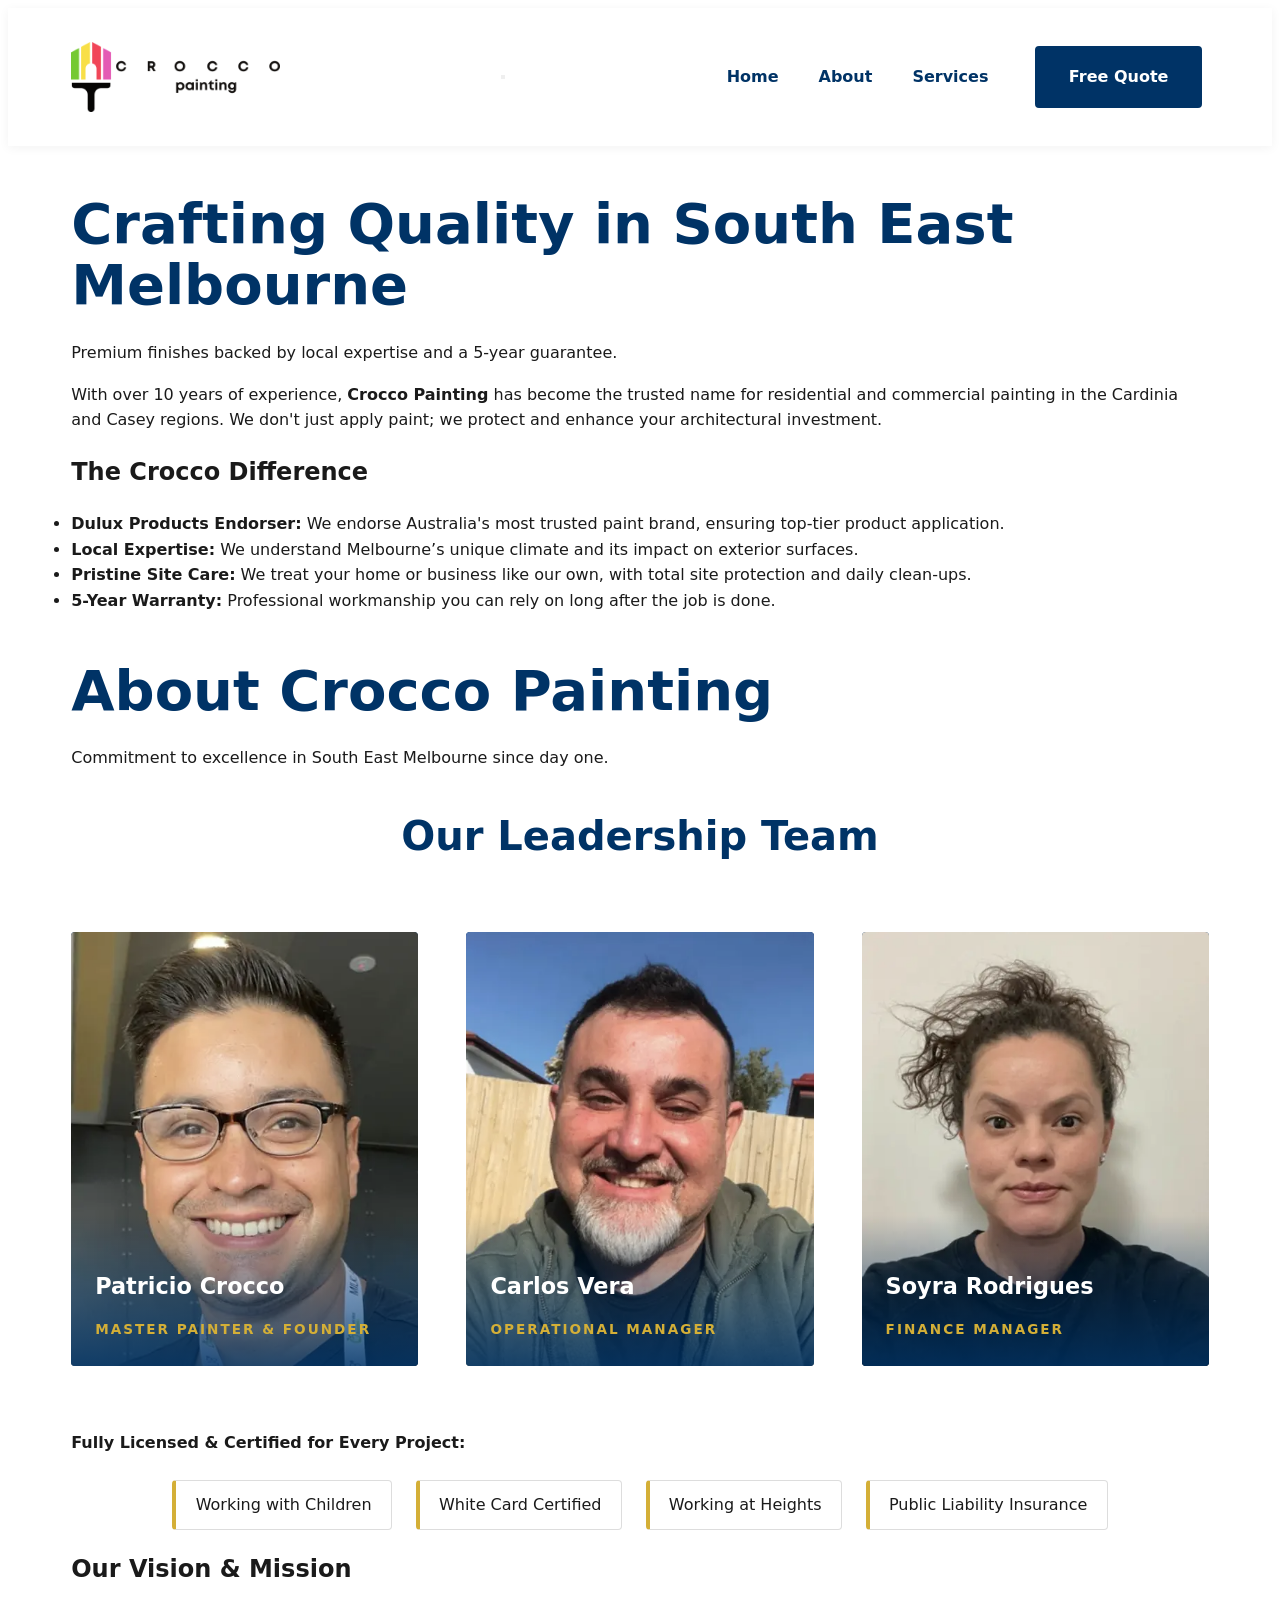
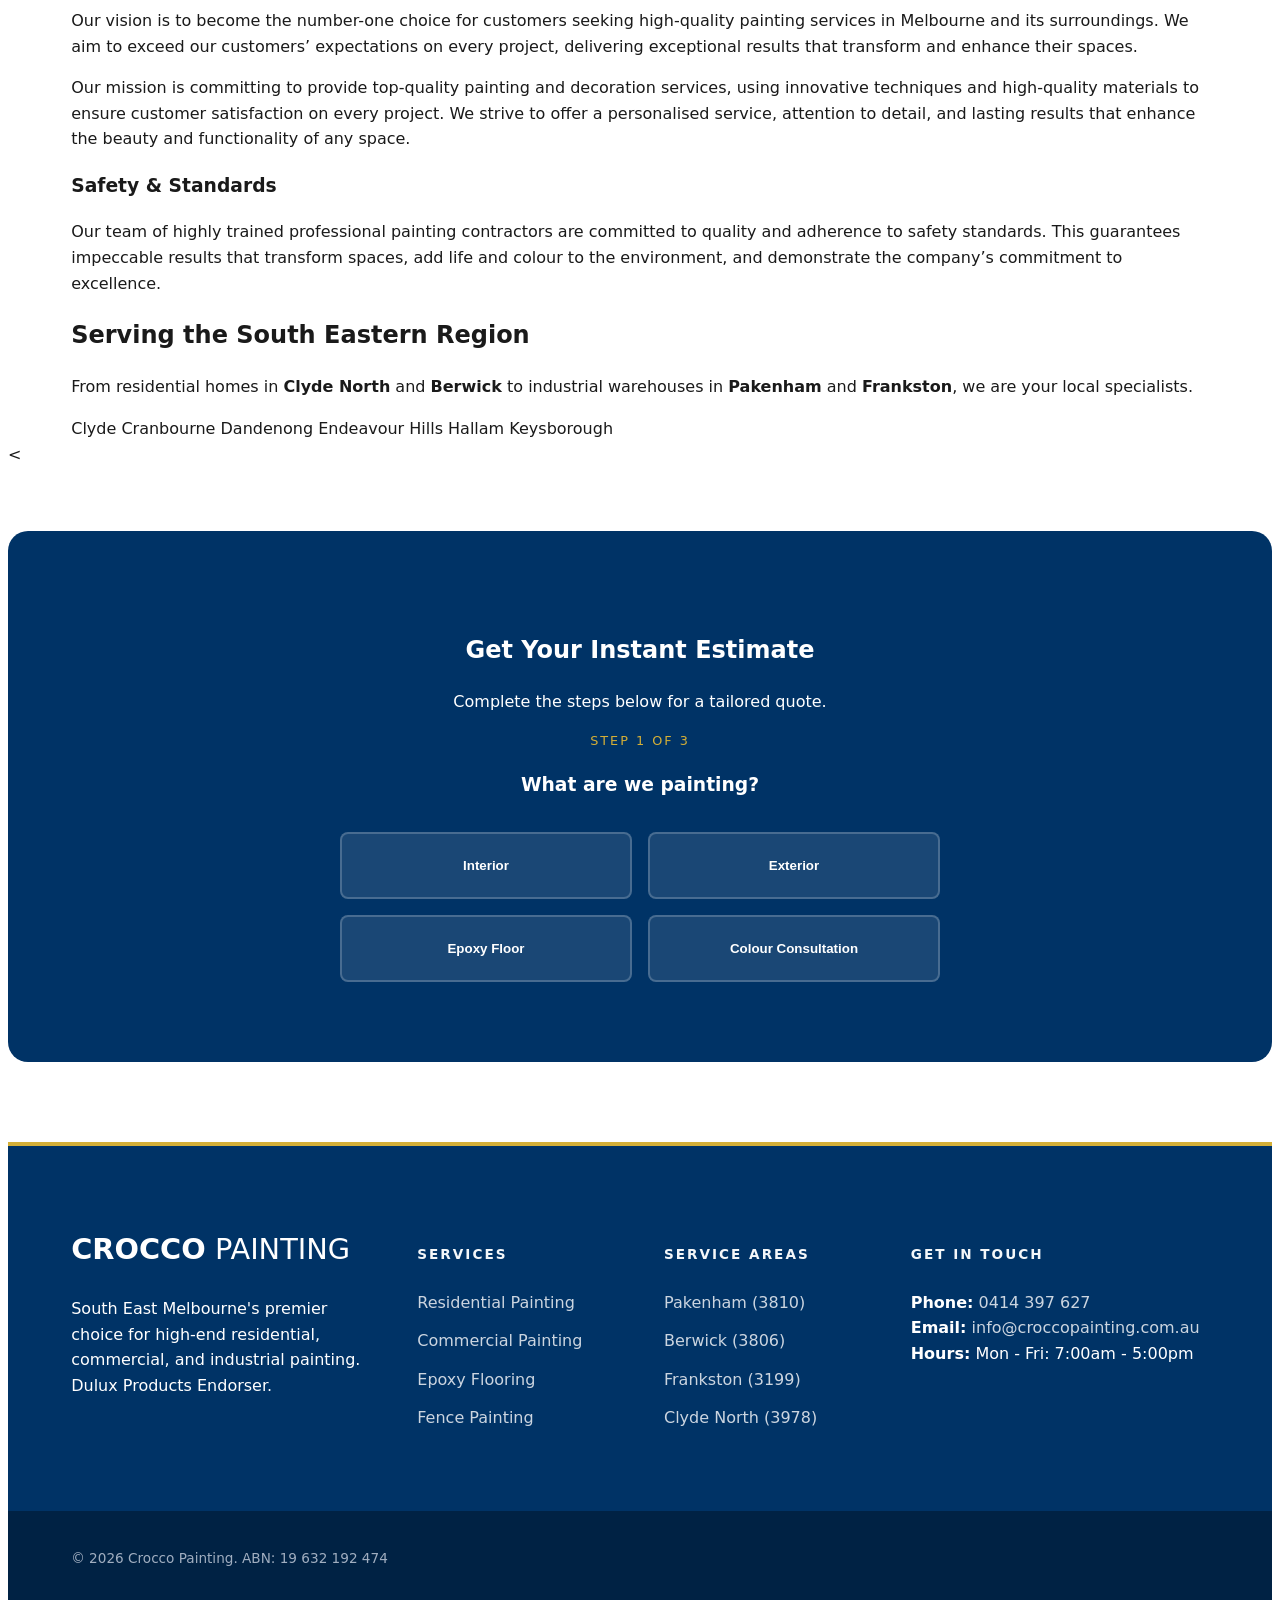
<file: About.html>
<!DOCTYPE html>
<html lang="en-AU">
<head>
    <meta charset="UTF-8">
    <meta name="viewport" content="width=device-width, initial-scale=1.0">
    <title>About Us | Crocco Painting Melbourne | Local South East Painters</title>
    <meta name="description" content="Learn about Crocco Painting, your local South East Melbourne experts with over 5 years of experience in residential and commercial architectural painting.">
    
    <!-- Assets -->
    <link rel="icon" type="image/png" sizes="16x15" href="img/Crocco-Painting-FavIcon.png">
    <link rel="stylesheet" href="/css/style.css">

    <!-- AboutPage Schema -->
    <script type="application/ld+json">
    {
      "@context": "https://schema.org",
      "@type": "AboutPage",
      "mainEntity": {
        "@type": "PaintingBusiness",
        "name": "Crocco Painting",
        "description": "Premium residential and commercial painting services in South East Melbourne.",
        "areaServed": ["Pakenham", "Berwick", "Frankston", "Clyde North"],
        "knowsAbout": ["Commercial Painting", "Epoxy Flooring", "Residential Painting"]
      }
    }
    </script>
</head>
<body>
    <a href="#main-content" class="skip-link">Skip to content</a>

<header role="banner" class="main-header">
    <nav class="container nav-flex" aria-label="Primary Navigation">
        <!-- Logo Link: Adjusted for accessibility and SVG support -->
        <a href="index.html" class="logo-link" aria-label="Crocco Painting Home">
            <img src="/img/Crocco-Painting-Logo.png" 
                 alt="Crocco Painting Logo" 
                 class="header-logo" 
                 loading="eager">
        </a>
        
        <!-- Mobile Menu Toggle: Improved ARIA attributes -->
        <button class="menu-toggle" 
                aria-label="Toggle Menu" 
                aria-expanded="false" 
                aria-controls="nav-menu">
            <span class="hamburger" aria-hidden="true"></span>
        </button>

        <ul class="nav-links" id="nav-menu" role="list">
            <li><a href="Index.html">Home</a></li>
            <li><a href="about.html">About</a></li>
            <li><a href="services.html">Services</a></li>
            <li><a href="#quote-tool" class="btn-primary">Free Quote</a></li>
        </ul>
    </nav>
</header>
    
    <main id="main-content">
        <!-- Hero Sub-Section -->
        <section class="page-hero bg-navy py-5">
            <div class="container">
                <h1>Crafting Quality in South East Melbourne</h1>
                <p class="lead">Premium finishes backed by local expertise and a 5-year guarantee.</p>
            </div>
        </section>

        <section class="container py-5 content-split">
            <div class="text-content">
                <p>With over 10 years of experience, <strong>Crocco Painting</strong> has become the trusted name for residential and commercial painting in the Cardinia and Casey regions. We don't just apply paint; we protect and enhance your architectural investment.</p>
                
                <h2>The Crocco Difference</h2>
                <ul class="feature-list" role="list">
                    <li><strong>Dulux Products Endorser:</strong> We endorse Australia's most trusted paint brand, ensuring top-tier product application.</li>
                    <li><strong>Local Expertise:</strong> We understand Melbourne’s unique climate and its impact on exterior surfaces.</li>
                    <li><strong>Pristine Site Care:</strong> We treat your home or business like our own, with total site protection and daily clean-ups.</li>
                    <li><strong>5-Year Warranty:</strong> Professional workmanship you can rely on long after the job is done.</li>
                </ul>
            </div>
            <!-- Suggestion: Insert an image of a completed project here -->
        </section>

        <!-- About Hero -->
    <section class="page-header container">
        <h1>About <span class="accent">Crocco</span> Painting</h1>
        <p class="lead">Commitment to excellence in South East Melbourne since day one.</p>
    </section>

    <!-- Leadership Team -->
    <section class="container section-padding">
        <h2 class="section-title text-center">Our Leadership Team</h2>
        <div class="team-grid">
            <article class="team-card">
                <img src="/img/Patricio-Crocco-Master-Painter.webp" alt="Patricio Crocco - Master Painter" class="team-image">
                <div class="team-info">
                    <h3>Patricio Crocco</h3>
                    <p>Master Painter & Founder</p>
                </div>
            </article>

            <article class="team-card">
                <img src="/img/Carlos-Vera-Operational-Manager.webp" alt="Carlos Vera - Operational Manager" class="team-image">
                <div class="team-info">
                    <h3>Carlos Vera</h3>
                    <p>Operational Manager</p>
                </div>
            </article>

            <article class="team-card">
                <img src="/img/Soyra-Rodrigues-Finance-Manager.webp" alt="Soyra Rodrigues - Finance Manager" class="team-image">
                <div class="team-info">
                    <h3>Soyra Rodrigues</h3>
                    <p>Finance Manager</p>
                </div>
            </article>
        </div>
    </section>

    <!-- Certifications & Safety -->
    <section class="certs-bar">
        <div class="container">
            <p class="text-center" style="margin-bottom: 1rem; font-weight: bold;">Fully Licensed & Certified for Every Project:</p>
            <div class="certs-flex">
                <span class="cert-badge">Working with Children</span>
                <span class="cert-badge">White Card Certified</span>
                <span class="cert-badge">Working at Heights</span>
                <span class="cert-badge">Public Liability Insurance</span>
            </div>
        </div>
    </section>

    <!-- Vision & Mission -->
    <section class="container grid-2">
        <div>
            <h2>Our Vision & Mission</h2>
            <p>Our vision is to become the number-one choice for customers seeking high-quality painting services in Melbourne and its surroundings. We aim to exceed our customers’ expectations on every project, delivering exceptional results that transform and enhance their spaces.</p>
            <p>Our mission is committing to provide top-quality painting and decoration services, using innovative techniques and high-quality materials to ensure customer satisfaction on every project. We strive to offer a personalised service, attention to detail, and lasting results that enhance the beauty and functionality of any space.</p>
        </div>
        <div class="bg-light-box">
            <h3>Safety & Standards</h3>
            <p>Our team of highly trained professional painting contractors are committed to quality and adherence to safety standards. This guarantees impeccable results that transform spaces, add life and colour to the environment, and demonstrate the company’s commitment to excellence.</p>
        </div>
    </section>

    <!-- Service Areas -->
    <section class="bg-primary text-white section-padding mt-4">
        <div class="container text-center">
            <h2>Serving the South Eastern Region</h2>
            <p>From residential homes in <strong>Clyde North</strong> and <strong>Berwick</strong> to industrial warehouses in <strong>Pakenham</strong> and <strong>Frankston</strong>, we are your local specialists.</p>
            <div class="area-tags">
                <span>Clyde</span> <span>Cranbourne</span> <span>Dandenong</span> <span>Endeavour Hills</span> <span>Hallam</span> <span>Keysborough</span>
            </div>
        </div>
    </section>

    </main>

            <<!-- Multi-Step Quote Tool: Fixed Nesting & Form Structure -->
<section id="quote-tool" class="quote-tool">
    <div class="container form-container">
        <div id="quote-header">
            <h2>Get Your Instant Estimate</h2>
            <p>Complete the steps below for a tailored quote.</p>
        </div>

        <!-- Success Message (Hidden by default) -->
        <div id="form-success" style="display:none;" aria-live="assertive">
            <div class="success-icon">✅</div>
            <h3>Request Received!</h3>
            <p>Thanks for reaching out. One of our team members will contact you shortly to finalise your estimate.</p>
            <button class="btn-primary" onclick="location.reload()">Start New Estimate</button>
        </div>

        <form action="https://formspree.io/f/xqenwegq" method="POST" id="quote-form">
            <!-- Honeypot: Anti-Spam (Hidden from users) -->
            <label class="sr-only" style="display:none;">Don't fill this out if you're human: 
                <input name="_gotcha" style="display:none;">
            </label>

            <div id="form-steps">
                <!-- Step 1: Service Type -->
                <div class="step active" data-step="1" id="step-1">
                    <p class="step-counter">Step 1 of 3</p>
                    <h3>What are we painting?</h3>
                    <div class="option-grid">
                        <input type="hidden" name="Service" id="selected-service">
                        <button type="button" class="option-btn" onclick="nextQuoteStep('Interior')">Interior</button>
                        <button type="button" class="option-btn" onclick="nextQuoteStep('Exterior')">Exterior</button>
                        <button type="button" class="option-btn" onclick="nextQuoteStep('Epoxy')">Epoxy Floor</button>
                        <button type="button" class="option-btn" onclick="nextQuoteStep('Consult')">Colour Consultation</button>
                    </div>
                </div>

                <!-- Step 2: Details (Hidden) -->
                <div class="step" data-step="2" id="step-2" style="display:none;">
                    <p class="step-counter">Step 2 of 3</p>
                    <h3>Project Details</h3>
                    <div class="input-group">
                        <textarea name="Details" placeholder="Tell us about the project (e.g., number of rooms, approximate size)..." required aria-label="Project details"></textarea>
                    </div>
                    <button type="button" class="btn-primary" onclick="goToStep(3)">Next: Contact Info</button>
                </div>

                <!-- Step 3: Contact (Hidden) -->
                <div class="step" data-step="3" id="step-3" style="display:none;">
                    <p class="step-counter">Step 3 of 3</p>
                    <h3>Final Details</h3>
                    <div class="input-group">
                        <input type="text" name="Name" placeholder="Your Name" required aria-label="Full name">
                        <input type="email" name="Email" placeholder="Email Address" required aria-label="Email address">
                        <input type="tel" name="Phone" placeholder="Phone Number" required aria-label="Phone number">
                    </div>
                    <button type="submit" class="btn-primary" id="submit-btn">Submit Request</button>
                </div>
            </div>
        </form>
    </div>
</section>

    
    <footer class="main-footer" role="contentinfo">
        <div class="container footer-grid">
            <div class="footer-column brand-info">
                <a href="index.html" class="footer-logo">
                    <strong>CROCCO</strong> PAINTING
                </a>
                <p class="footer-bio">
                    South East Melbourne's premier choice for high-end residential, commercial, and industrial painting. Dulux Products Endorser.
                </p>
                <!-- Social SVGs removed for brevity, keep yours here -->
            </div>

            <div class="footer-column">
                <h4 class="footer-heading">Services</h4>
                <ul class="footer-links" role="list">
                    <li><a href="services.html#residential">Residential Painting</a></li>
                    <li><a href="services.html#commercial">Commercial Painting</a></li>
                    <li><a href="services.html#epoxy">Epoxy Flooring</a></li>
                    <li><a href="services.html#fence">Fence Painting</a></li>
                </ul>
            </div>

            <div class="footer-column">
                <h4 class="footer-heading">Service Areas</h4>
                <ul class="footer-links" role="list">
                    <li><a href="#">Pakenham (3810)</a></li>
                    <li><a href="#">Berwick (3806)</a></li>
                    <li><a href="#">Frankston (3199)</a></li>
                    <li><a href="#">Clyde North (3978)</a></li>
                </ul>
            </div>

            <div class="footer-column">
                <h4 class="footer-heading">Get In Touch</h4>
                <ul class="footer-contact" role="list">
                    <li><strong>Phone:</strong> <a href="tel:+61414397627">0414 397 627</a></li>
                    <li><strong>Email:</strong> <a href="mailto:info@croccopainting.com.au">info@croccopainting.com.au</a></li>
                    <li><strong>Hours:</strong> Mon - Fri: 7:00am - 5:00pm</li>
                </ul>
            </div>
        </div>

        <div class="footer-bottom">
            <div class="container bottom-flex">
                <p>&copy; 2026 Crocco Painting. ABN: 19 632 192 474</p>
            </div>
        </div>
    </footer>

    <!-- Script path updated to match root -->
    <script src="/js/main.js"></script>
</body>
</html>
</file>
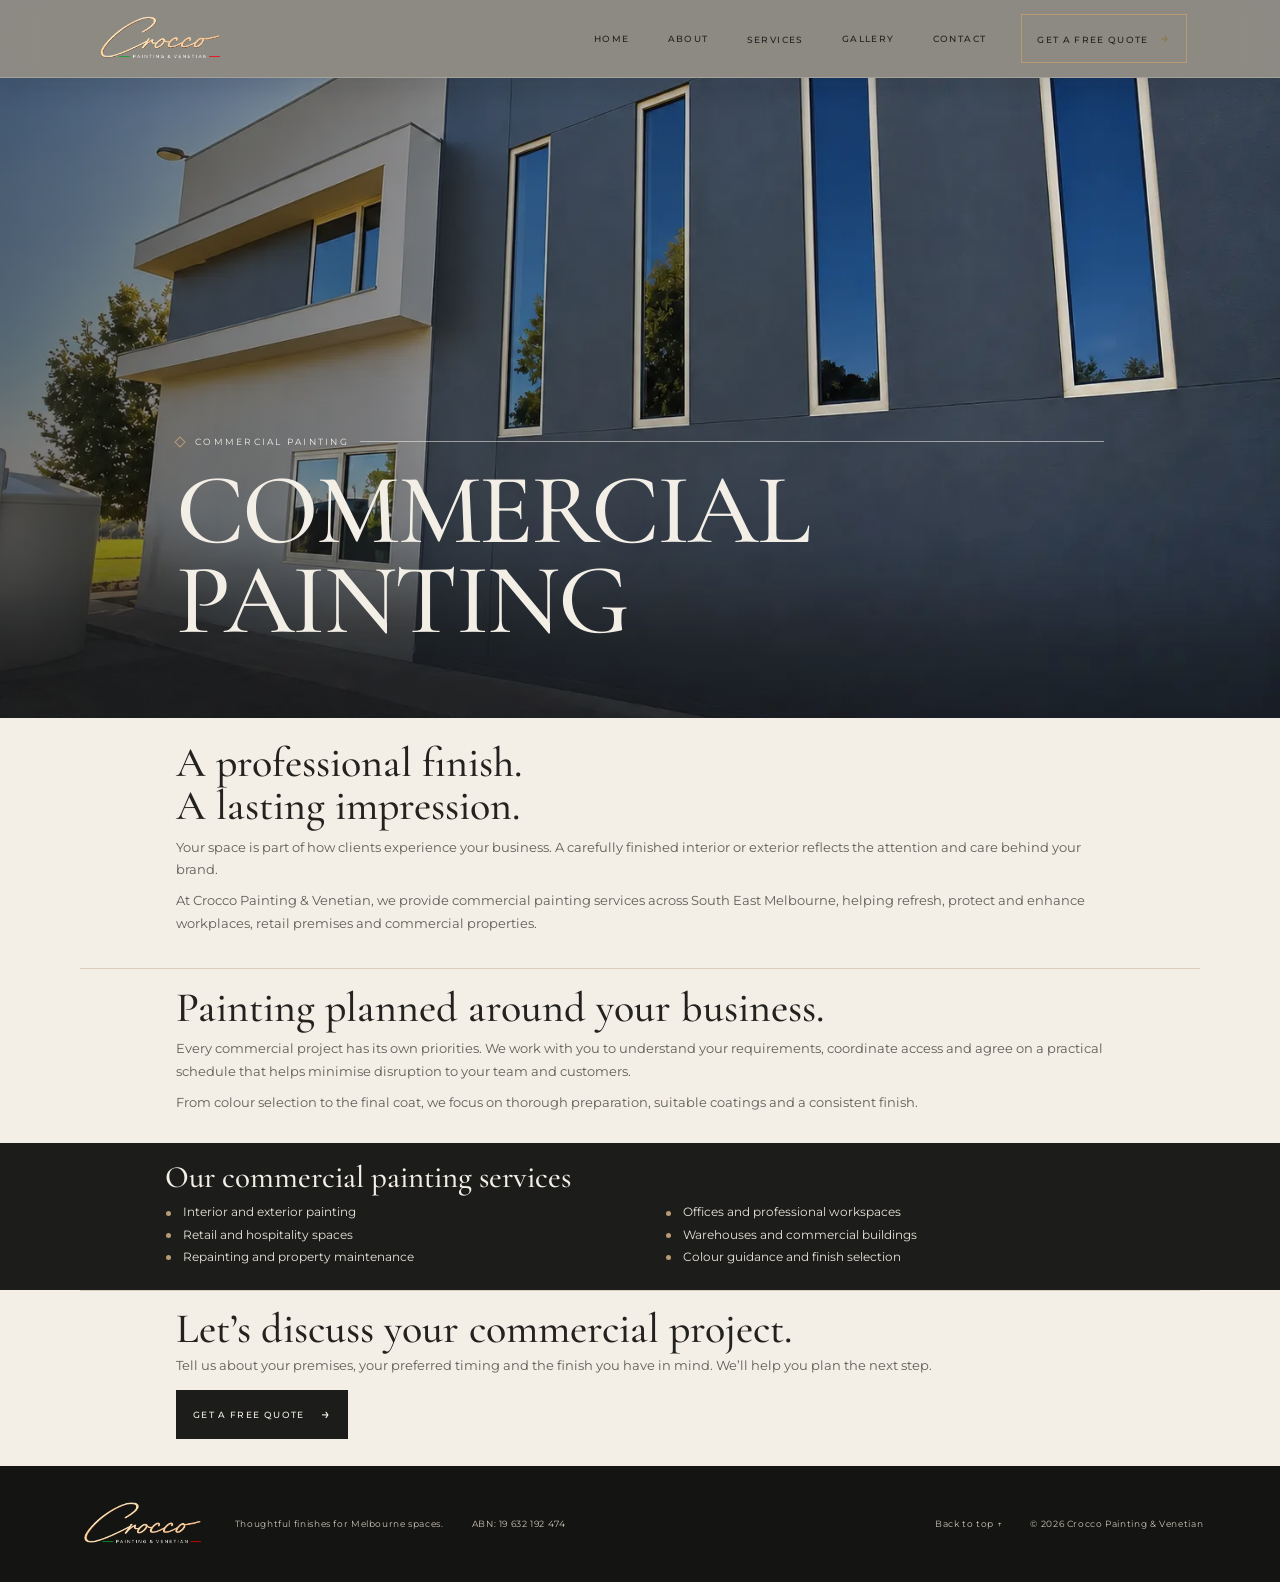
<file: commercial.html>
<!doctype html>
<html lang="en-AU">
  <head>
    <meta charset="utf-8" />
    <meta name="viewport" content="width=device-width, initial-scale=1" />
    <meta name="theme-color" content="#f3efe7" />
    <meta
      name="description"
      content="Commercial painting for workplaces, retail premises and commercial properties across South East Melbourne."
    />
    <meta name="robots" content="index,follow,max-image-preview:large" />
    <link
      rel="canonical"
      href="https://croccopainting.com.au/commercial.html"
    />
    <meta property="og:type" content="website" />
    <meta property="og:locale" content="en_AU" />
    <meta property="og:site_name" content="Crocco Painting &amp; Venetian" />
    <meta
      property="og:title"
      content="Commercial Painting — Crocco Painting &amp; Venetian"
    />
    <meta
      property="og:description"
      content="Commercial painting for workplaces, retail premises, hospitality venues and commercial properties across South East Melbourne."
    />
    <meta
      property="og:url"
      content="https://croccopainting.com.au/commercial.html"
    />
    <meta
      property="og:image"
      content="https://croccopainting.com.au/img/Banner%201%20Venetian.png"
    />
    <meta name="twitter:card" content="summary_large_image" />
    <meta
      name="twitter:title"
      content="Commercial Painting — Crocco Painting &amp; Venetian"
    />
    <meta
      name="twitter:description"
      content="Commercial painting for workplaces, retail premises, hospitality venues and commercial properties across South East Melbourne."
    />
    <meta
      name="twitter:image"
      content="https://croccopainting.com.au/img/Banner%201%20Venetian.png"
    />
    <title>Commercial Painting — Crocco Painting &amp; Venetian</title>
    <script type="application/ld+json">
      {
        "@context": "https://schema.org",
        "@graph": [
          {
            "@type": "WebSite",
            "@id": "https://croccopainting.com.au/#website",
            "url": "https://croccopainting.com.au/",
            "name": "Crocco Painting & Venetian",
            "inLanguage": "en-AU",
            "publisher": { "@id": "https://croccopainting.com.au/#business" }
          },
          {
            "@type": "HousePainter",
            "@id": "https://croccopainting.com.au/#business",
            "name": "Crocco Painting & Venetian",
            "url": "https://croccopainting.com.au/",
            "image": "https://croccopainting.com.au/img/Logo.png",
            "telephone": "+61414397627",
            "email": "info@croccopainting.com.au",
            "description": "Residential and commercial painting, Venetian plaster and decorative finishes across Melbourne and South East Melbourne.",
            "areaServed": [
              { "@type": "City", "name": "Melbourne" },
              { "@type": "AdministrativeArea", "name": "South East Melbourne" }
            ],
            "contactPoint": {
              "@type": "ContactPoint",
              "contactType": "customer enquiries",
              "telephone": "+61414397627",
              "email": "info@croccopainting.com.au",
              "availableLanguage": "English"
            },
            "knowsAbout": [
              "Residential painting",
              "Commercial painting",
              "Venetian plaster",
              "Decorative finishes",
              "Colour consultation"
            ]
          },
          {
            "@type": "WebPage",
            "@id": "https://croccopainting.com.au/commercial.html#webpage",
            "url": "https://croccopainting.com.au/commercial.html",
            "name": "Commercial Painting — Crocco Painting & Venetian",
            "description": "Commercial painting for workplaces, retail premises and commercial properties across South East Melbourne.",
            "inLanguage": "en-AU",
            "isPartOf": { "@id": "https://croccopainting.com.au/#website" },
            "about": { "@id": "https://croccopainting.com.au/#business" },
            "mainEntity": {
              "@id": "https://croccopainting.com.au/commercial.html#service"
            }
          },
          {
            "@type": "Service",
            "@id": "https://croccopainting.com.au/commercial.html#service",
            "name": "Commercial painting",
            "serviceType": "Commercial painting",
            "description": "Commercial painting for workplaces, retail premises, hospitality spaces and commercial properties across South East Melbourne.",
            "provider": { "@id": "https://croccopainting.com.au/#business" },
            "areaServed": [
              { "@type": "City", "name": "Melbourne" },
              { "@type": "AdministrativeArea", "name": "South East Melbourne" }
            ]
          }
        ]
      }
    </script>
    <link rel="preconnect" href="https://fonts.googleapis.com" />
    <link rel="preconnect" href="https://fonts.gstatic.com" crossorigin />
    <link
      href="https://fonts.googleapis.com/css2?family=Cormorant+Garamond:wght@500;600&family=Montserrat:wght@400;500;600&display=swap"
      rel="stylesheet"
    />
    <link rel="stylesheet" href="css/about.css" />
    <link rel="stylesheet" href="css/service-images.css" />
    <link rel="stylesheet" href="css/services-nav.css" />
    <link rel="stylesheet" href="css/header-glass.css" />
    <link rel="stylesheet" href="css/site-footer.css" />
  </head>
  <body>
    <header class="about-header">
      <a
        class="about-brand"
        href="index.html#home"
        aria-label="Crocco Painting and Venetian home"
        ><img src="img/Logo.png" alt="Crocco Painting & Venetian"
      /></a>
      <button
        class="menu-toggle"
        aria-expanded="false"
        aria-controls="about-nav"
        aria-label="Open navigation"
      >
        <span></span><span></span>
      </button>
      <nav id="about-nav" aria-label="Main navigation">
        <a href="index.html#home">Home</a><a href="about.html">About</a>
        <div class="nav-dropdown">
          <a href="index.html#services">Services</a>
          <div class="nav-submenu">
            <a href="residential.html">Residential painting</a
            ><a class="current" href="commercial.html" aria-current="page"
              >Commercial painting</a
            ><a href="venetian-plaster.html">Venetian plaster</a>
          </div>
        </div>
        <a href="index.html#gallery">Gallery</a
        ><a href="index.html#contact">Contact</a>
      </nav>
      <a class="about-quote" href="index.html#contact"
        >Get a free quote <span>→</span></a
      >
    </header>
    <main>
      <section class="service-hero" aria-labelledby="page-title">
        <img
          src="img/commercial.webp"
          alt="Commercial painting project"
        />
        <div class="service-hero-copy">
          <p class="eyebrow"><span>Commercial painting</span></p>
          <h1 id="page-title">Commercial<br />painting</h1>
        </div>
      </section>
      <section class="intro" aria-labelledby="intro-heading">
        <h2 id="intro-heading">
          A professional finish.<br />A lasting impression.
        </h2>
        <p>
          Your space is part of how clients experience your business. A
          carefully finished interior or exterior reflects the attention and
          care behind your brand.
        </p>
        <p>
          At Crocco Painting &amp; Venetian, we provide commercial painting
          services across South East Melbourne, helping refresh, protect and
          enhance workplaces, retail premises and commercial properties.
        </p>
      </section>
      <section
        class="vision content-section"
        aria-labelledby="planning-heading"
      >
        <h2 id="planning-heading">Painting planned around your business.</h2>
        <p>
          Every commercial project has its own priorities. We work with you to
          understand your requirements, coordinate access and agree on a
          practical schedule that helps minimise disruption to your team and
          customers.
        </p>
        <p>
          From colour selection to the final coat, we focus on thorough
          preparation, suitable coatings and a consistent finish.
        </p>
      </section>
      <section class="credentials" aria-labelledby="services-heading">
        <h2 id="services-heading">Our commercial painting services</h2>
        <ul>
          <li>Interior and exterior painting</li>
          <li>Offices and professional workspaces</li>
          <li>Retail and hospitality spaces</li>
          <li>Warehouses and commercial buildings</li>
          <li>Repainting and property maintenance</li>
          <li>Colour guidance and finish selection</li>
        </ul>
      </section>
      <section
        class="closing content-section"
        aria-labelledby="closing-heading"
      >
        <h2 id="closing-heading">Let’s discuss your commercial project.</h2>
        <p>
          Tell us about your premises, your preferred timing and the finish you
          have in mind. We’ll help you plan the next step.
        </p>
        <a class="button" href="index.html#contact"
          >Get a free quote <span>→</span></a
        >
      </section>
    </main>
    <footer class="site-footer">
      <a href="index.html#top"
        ><img src="img/Logo.png" alt="Crocco Painting & Venetian"
      /></a>
      <p>Thoughtful finishes for Melbourne spaces.</p>
      <span class="business-number">ABN: 19 632 192 474</span>
      <a class="back-top" href="commercial.html#top">Back to top ↑</a
      ><small>© <span id="year"></span> Crocco Painting &amp; Venetian</small>
    </footer>
    <script src="js/about.js"></script>
  </body>
</html>
</file>
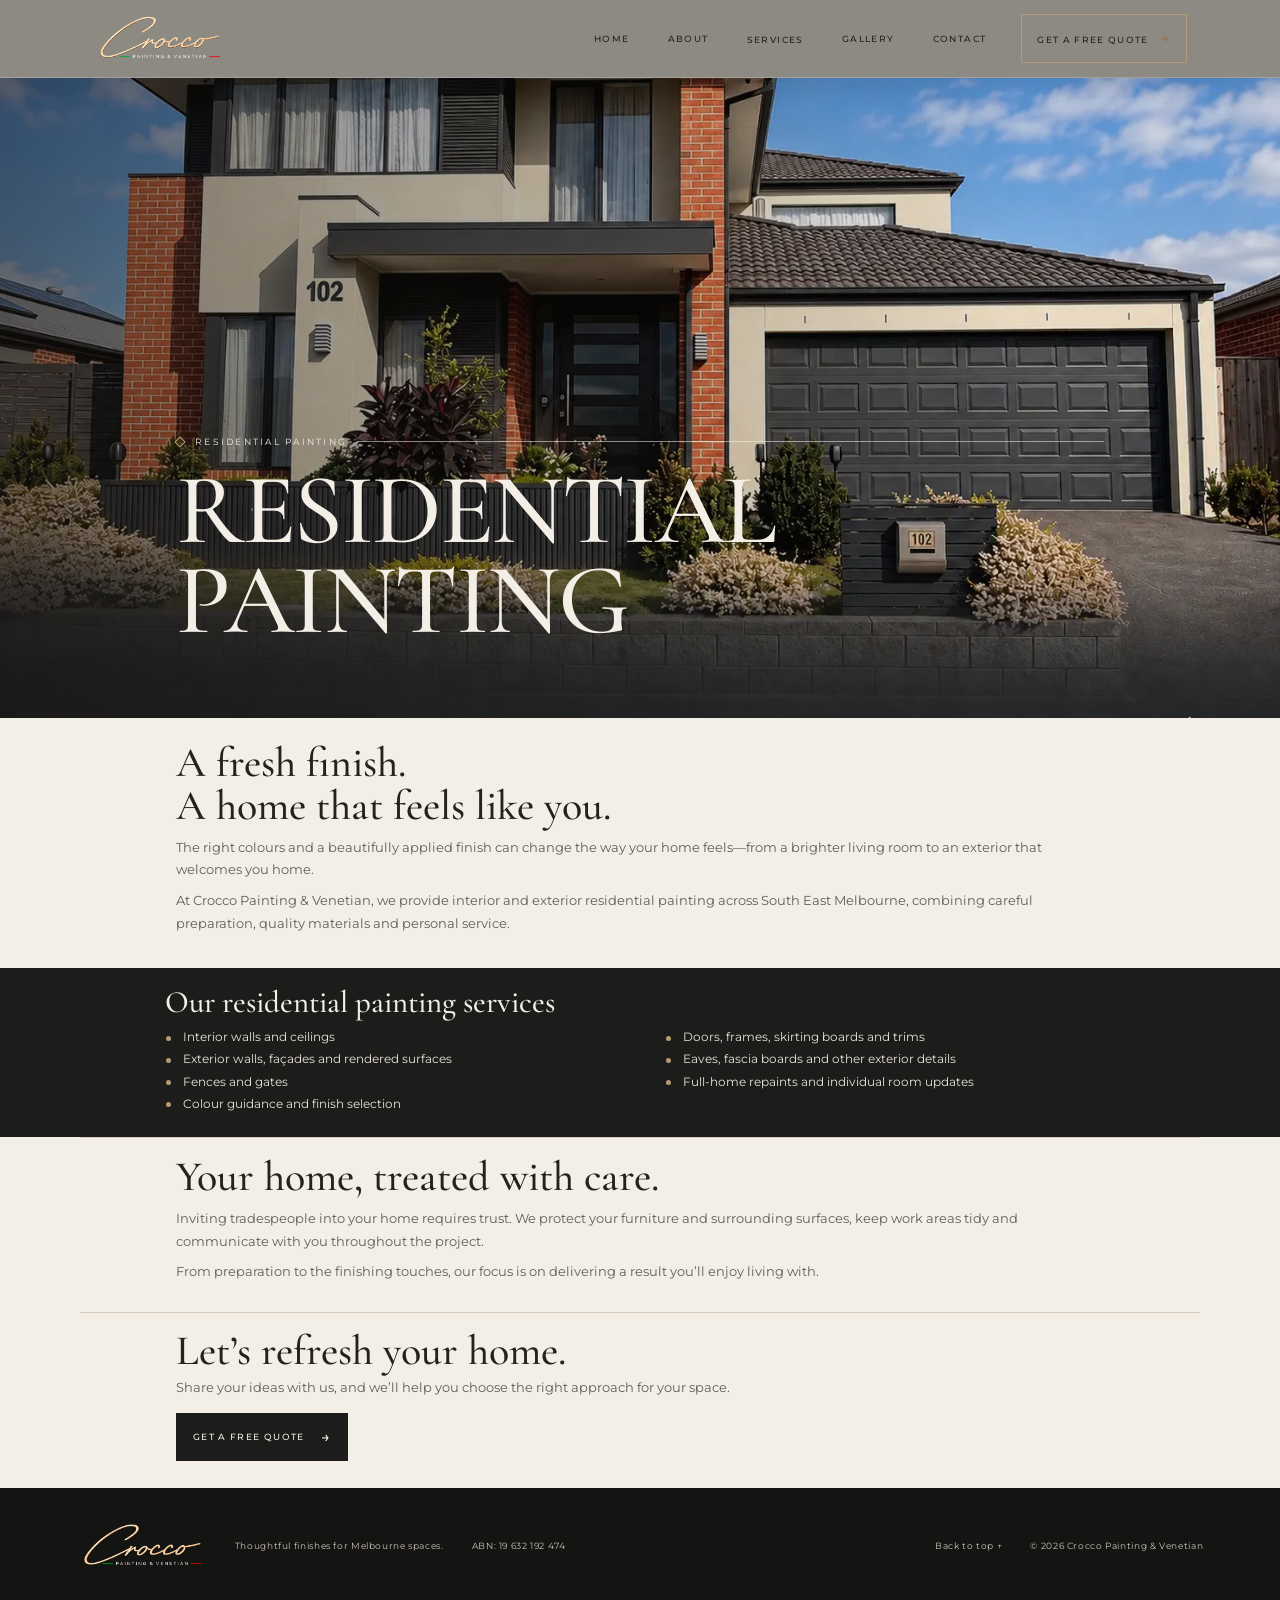
<file: residential.html>
<!doctype html>
<html lang="en-AU">
  <head>
    <meta charset="utf-8" />
    <meta name="viewport" content="width=device-width, initial-scale=1" />
    <meta name="theme-color" content="#f3efe7" />
    <meta
      name="description"
      content="Interior and exterior residential painting across South East Melbourne, delivered with careful preparation and personal service."
    />
    <meta name="robots" content="index,follow,max-image-preview:large" />
    <link
      rel="canonical"
      href="https://croccopainting.com.au/residential.html"
    />
    <meta property="og:type" content="website" />
    <meta property="og:locale" content="en_AU" />
    <meta property="og:site_name" content="Crocco Painting &amp; Venetian" />
    <meta
      property="og:title"
      content="Residential Painting — Crocco Painting &amp; Venetian"
    />
    <meta
      property="og:description"
      content="Interior and exterior residential painting with careful preparation and personal service across South East Melbourne."
    />
    <meta
      property="og:url"
      content="https://croccopainting.com.au/residential.html"
    />
    <meta
      property="og:image"
      content="https://croccopainting.com.au/img/Banner%201%20Venetian.png"
    />
    <meta name="twitter:card" content="summary_large_image" />
    <meta
      name="twitter:title"
      content="Residential Painting — Crocco Painting &amp; Venetian"
    />
    <meta
      name="twitter:description"
      content="Interior and exterior residential painting with careful preparation and personal service across South East Melbourne."
    />
    <meta
      name="twitter:image"
      content="https://croccopainting.com.au/img/Banner%201%20Venetian.png"
    />
    <title>Residential Painting — Crocco Painting &amp; Venetian</title>
    <script type="application/ld+json">
      {
        "@context": "https://schema.org",
        "@graph": [
          {
            "@type": "WebSite",
            "@id": "https://croccopainting.com.au/#website",
            "url": "https://croccopainting.com.au/",
            "name": "Crocco Painting & Venetian",
            "inLanguage": "en-AU",
            "publisher": { "@id": "https://croccopainting.com.au/#business" }
          },
          {
            "@type": "HousePainter",
            "@id": "https://croccopainting.com.au/#business",
            "name": "Crocco Painting & Venetian",
            "url": "https://croccopainting.com.au/",
            "image": "https://croccopainting.com.au/img/Logo.png",
            "telephone": "+61414397627",
            "email": "info@croccopainting.com.au",
            "description": "Residential and commercial painting, Venetian plaster and decorative finishes across Melbourne and South East Melbourne.",
            "areaServed": [
              { "@type": "City", "name": "Melbourne" },
              { "@type": "AdministrativeArea", "name": "South East Melbourne" }
            ],
            "contactPoint": {
              "@type": "ContactPoint",
              "contactType": "customer enquiries",
              "telephone": "+61414397627",
              "email": "info@croccopainting.com.au",
              "availableLanguage": "English"
            },
            "knowsAbout": [
              "Residential painting",
              "Commercial painting",
              "Venetian plaster",
              "Decorative finishes",
              "Colour consultation"
            ]
          },
          {
            "@type": "WebPage",
            "@id": "https://croccopainting.com.au/residential.html#webpage",
            "url": "https://croccopainting.com.au/residential.html",
            "name": "Residential Painting — Crocco Painting & Venetian",
            "description": "Interior and exterior residential painting across South East Melbourne, delivered with careful preparation and personal service.",
            "inLanguage": "en-AU",
            "isPartOf": { "@id": "https://croccopainting.com.au/#website" },
            "about": { "@id": "https://croccopainting.com.au/#business" },
            "mainEntity": {
              "@id": "https://croccopainting.com.au/residential.html#service"
            }
          },
          {
            "@type": "Service",
            "@id": "https://croccopainting.com.au/residential.html#service",
            "name": "Residential painting",
            "serviceType": "Interior and exterior residential painting",
            "description": "Interior and exterior residential painting, including walls, ceilings, trims, exteriors and full-home repaints across South East Melbourne.",
            "provider": { "@id": "https://croccopainting.com.au/#business" },
            "areaServed": [
              { "@type": "City", "name": "Melbourne" },
              { "@type": "AdministrativeArea", "name": "South East Melbourne" }
            ]
          }
        ]
      }
    </script>
    <link rel="preconnect" href="https://fonts.googleapis.com" />
    <link rel="preconnect" href="https://fonts.gstatic.com" crossorigin />
    <link
      href="https://fonts.googleapis.com/css2?family=Cormorant+Garamond:wght@500;600&family=Montserrat:wght@400;500;600&display=swap"
      rel="stylesheet"
    />
    <link rel="stylesheet" href="css/about.css" />
    <link rel="stylesheet" href="css/service-images.css" />
    <link rel="stylesheet" href="css/services-nav.css" />
    <link rel="stylesheet" href="css/header-glass.css" />
    <link rel="stylesheet" href="css/site-footer.css" />
  </head>
  <body>
    <header class="about-header">
      <a
        class="about-brand"
        href="index.html#home"
        aria-label="Crocco Painting and Venetian home"
        ><img src="img/Logo.png" alt="Crocco Painting & Venetian"
      /></a>
      <button
        class="menu-toggle"
        aria-expanded="false"
        aria-controls="about-nav"
        aria-label="Open navigation"
      >
        <span></span><span></span>
      </button>
      <nav id="about-nav" aria-label="Main navigation">
        <a href="index.html#home">Home</a><a href="about.html">About</a>
        <div class="nav-dropdown">
          <a href="index.html#services">Services</a>
          <div class="nav-submenu">
            <a class="current" href="residential.html" aria-current="page"
              >Residential painting</a
            ><a href="commercial.html">Commercial painting</a
            ><a href="venetian-plaster.html">Venetian plaster</a>
          </div>
        </div>
        <a href="index.html#gallery">Gallery</a
        ><a href="index.html#contact">Contact</a>
      </nav>
      <a class="about-quote" href="index.html#contact"
        >Get a free quote <span>→</span></a
      >
    </header>
    <main>
      <section class="service-hero" aria-labelledby="page-title">
        <img
          src="img/residential.webp"
          alt="Residential painting project"
        />
        <div class="service-hero-copy">
          <p class="eyebrow"><span>Residential painting</span></p>
          <h1 id="page-title">Residential<br />painting</h1>
        </div>
      </section>
      <section class="intro" aria-labelledby="intro-heading">
        <h2 id="intro-heading">
          A fresh finish.<br />A home that feels like you.
        </h2>
        <p>
          The right colours and a beautifully applied finish can change the way
          your home feels—from a brighter living room to an exterior that
          welcomes you home.
        </p>
        <p>
          At Crocco Painting &amp; Venetian, we provide interior and exterior
          residential painting across South East Melbourne, combining careful
          preparation, quality materials and personal service.
        </p>
      </section>
      <section class="credentials" aria-labelledby="services-heading">
        <h2 id="services-heading">Our residential painting services</h2>
        <ul>
          <li>Interior walls and ceilings</li>
          <li>Doors, frames, skirting boards and trims</li>
          <li>Exterior walls, façades and rendered surfaces</li>
          <li>Eaves, fascia boards and other exterior details</li>
          <li>Fences and gates</li>
          <li>Full-home repaints and individual room updates</li>
          <li>Colour guidance and finish selection</li>
        </ul>
      </section>
      <section class="vision content-section" aria-labelledby="care-heading">
        <h2 id="care-heading">Your home, treated with care.</h2>
        <p>
          Inviting tradespeople into your home requires trust. We protect your
          furniture and surrounding surfaces, keep work areas tidy and
          communicate with you throughout the project.
        </p>
        <p>
          From preparation to the finishing touches, our focus is on delivering
          a result you’ll enjoy living with.
        </p>
      </section>
      <section
        class="closing content-section"
        aria-labelledby="closing-heading"
      >
        <h2 id="closing-heading">Let’s refresh your home.</h2>
        <p>
          Share your ideas with us, and we’ll help you choose the right approach
          for your space.
        </p>
        <a class="button" href="index.html#contact"
          >Get a free quote <span>→</span></a
        >
      </section>
    </main>
    <footer class="site-footer">
      <a href="index.html#top"
        ><img src="img/Logo.png" alt="Crocco Painting & Venetian"
      /></a>
      <p>Thoughtful finishes for Melbourne spaces.</p>
      <span class="business-number">ABN: 19 632 192 474</span>
      <a class="back-top" href="residential.html#top">Back to top ↑</a
      ><small>© <span id="year"></span> Crocco Painting &amp; Venetian</small>
    </footer>
    <script src="js/about.js"></script>
  </body>
</html>
</file>
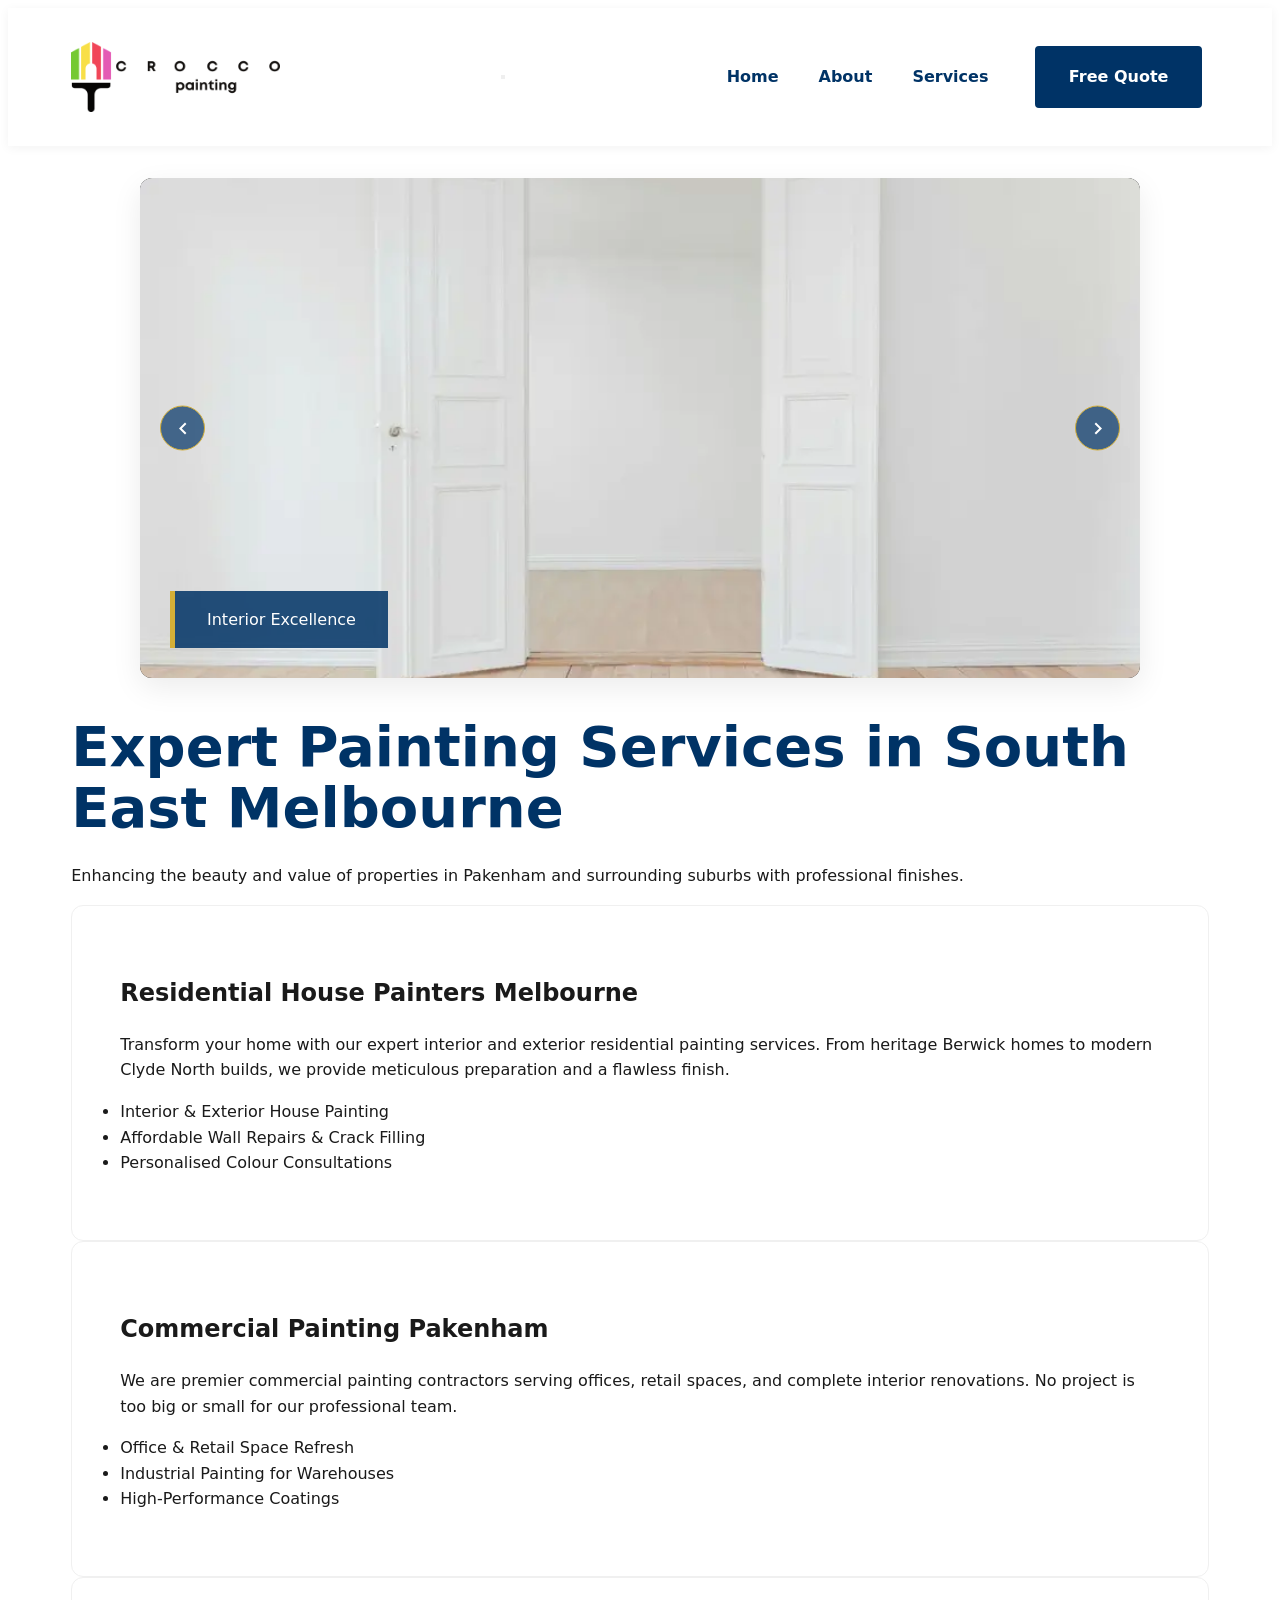
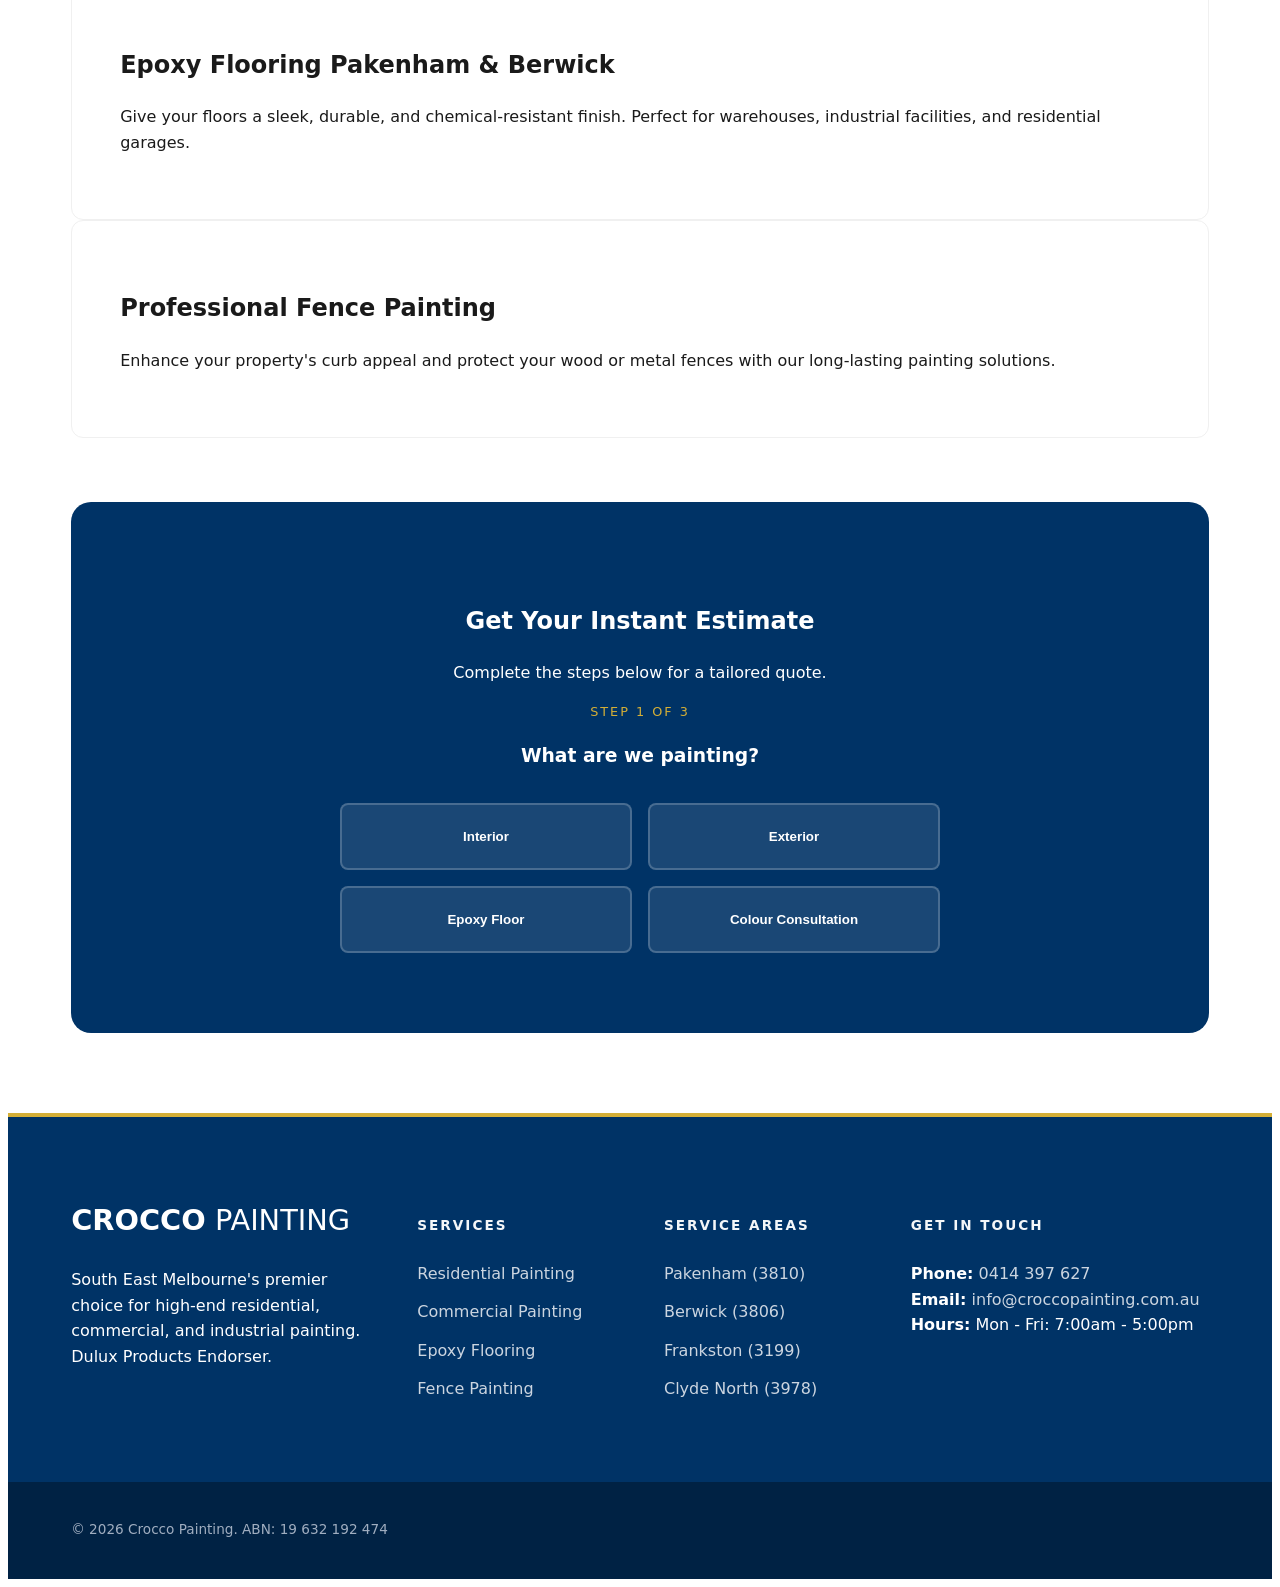
<file: services.html>
<!DOCTYPE html>
<html lang="en-AU">
<head>
    <meta charset="UTF-8">
    <meta name="viewport" content="width=device-width, initial-scale=1.0">
    <title>Professional Painting Services South East Melbourne | Crocco Painting</title>
    <meta name="description" content="Expert residential, commercial, and industrial painting services in South East Melbourne. Specialists in epoxy flooring, wall repairs, and colour consultation in Pakenham, Berwick, and beyond.">
    
    <!-- Assets -->
    <link rel="icon" type="image/png" sizes="16x15" href="img/Crocco-Painting-FavIcon.png">
    <link rel="stylesheet" href="css/style.css">
    
    <!-- JSON-LD Local Business & Service Schema -->
    <script type="application/ld+json">
    {
      "@context": "https://schema.org",
      "@type": "Service",
      "serviceType": "Painting Services",
      "provider": {
        "@type": "PaintingBusiness",
        "name": "Crocco Painting",
        "image": "https://croccopainting.com.au/img/Crocco-Painting-Logo.png",
        "address": {
          "@type": "PostalAddress",
          "streetAddress": "Located in Pakenham",
          "addressLocality": "Pakenham",
          "addressRegion": "VIC",
          "postalCode": "3810",
          "addressCountry": "AU"
        },
        "geo": {
          "@type": "GeoCoordinates",
          "latitude": -38.0712,
          "longitude": 145.4878
        },
        "url": "https://croccopainting.com.au/",
        "telephone": "+61414397627",
        "priceRange": "$$",
        "areaServed": [
          "Pakenham", "Clyde", "Cranbourne", "Dandenong", "Endeavour Hills", "Frankston", "Hallam", "Officer", "Berwick"
        ]
      },
      "hasOfferCatalog": {
        "@type": "OfferCatalog",
        "name": "Painting and Decorating Services",
        "itemListElement": [
          {
            "@type": "Offer",
            "itemOffered": {
              "@type": "Service",
              "name": "Residential Painting",
              "description": "Interior and exterior house painting, including heritage restorations and modern builds."
            }
          },
          {
            "@type": "Offer",
            "itemOffered": {
              "@type": "Service",
              "name": "Commercial Painting",
              "description": "Professional painting for offices, retail spaces, and large-scale commercial buildings."
            }
          },
          {
            "@type": "Offer",
            "itemOffered": {
              "@type": "Service",
              "name": "Epoxy Flooring",
              "description": "High-performance, durable epoxy coatings for garages, warehouses, and industrial facilities."
            }
          }
        ]
      }
    }
    </script>
</head>
<body>
    <a href="#main-content" class="skip-link">Skip to content</a>

    <!-- Header  -->
<header role="banner" class="main-header">
    <nav class="container nav-flex" aria-label="Primary Navigation">
        <!-- Logo Link: Adjusted for accessibility and SVG support -->
        <a href="index.html" class="logo-link" aria-label="Crocco Painting Home">
            <img src="img/Crocco-Painting-Logo.png" 
                 alt="Crocco Painting Logo" 
                 class="header-logo" 
                 loading="eager">
        </a>
        
        <!-- Mobile Menu Toggle: Improved ARIA attributes -->
        <button class="menu-toggle" 
                aria-label="Toggle Menu" 
                aria-expanded="false" 
                aria-controls="nav-menu">
            <span class="hamburger" aria-hidden="true"></span>
        </button>

        <ul class="nav-links" id="nav-menu" role="list">
            <li><a href="index.html">Home</a></li>
            <li><a href="about.html">About</a></li>
            <li><a href="services.html">Services</a></li>
            <li><a href="#quote-tool" class="btn-primary">Free Quote</a></li>
        </ul>
    </nav>
</header>

<section class="gallery-carousel-wrapper">
    <div class="carousel" id="servicesCarousel">
        <!-- Project 1 -->
        <div class="carousel-cell is-selected">
            <img src="img/Professional-Interior-Painting-Crocco-Painting.webp" alt="Residential Interior Pakenham">
            <div class="project-overlay">
                <span>Interior Excellence</span>
            </div>
        </div>
        <!-- Project 2 -->
        <div class="carousel-cell">
            <img src="img/Commercial-Building-Exterior.webp" alt="Commercial Exterior Berwick">
            <div class="project-overlay">
                <span>Modern Commercial</span>
            </div>
        </div>
        <!-- Project 3 -->
        <div class="carousel-cell">
            <img src="img/JapaneseAutoSpirit-Commercial-External.webp" alt="Commercial Exterior Huntingdale">
            <div class="project-overlay">
                <span>Japanese Auto Spirit Commercial</span>
            </div>
        </div>
            <!-- Project 4 -->
        <div class="carousel-cell">
            <img src="img/Residential-External2.webp" alt="Residential Exterior Keysborough">
            <div class="project-overlay">
                <span>Residential External</span>
            </div>
        </div>
        <!-- Project 5 -->
        <div class="carousel-cell">
            <img src="img/Residential-Interior2.webp" alt="Residential Interior Dandenong">
            <div class="project-overlay">
                <span>Residential Interior</span>
            </div>
        </div>
        <!-- Project 6 -->
        <div class="carousel-cell">
            <img src="img/JapaneseAutoSpirit-Commercial-Interior.webp" alt="Commercial Interior Huntingdale">
            <div class="project-overlay">
                <span>Commercial Office Huntingdale</span>
            </div>
        </div>

        <!-- Manual Controls -->
    <button class="carousel-nav prev" aria-label="Previous Slide">
        <svg viewBox="0 0 24 24"><path d="M15.41 7.41L14 6l-6 6 6 6 1.41-1.41L10.83 12z"/></svg>
    </button>
    <button class="carousel-nav next" aria-label="Next Slide">
        <svg viewBox="0 0 24 24"><path d="M10 6L8.59 7.41 13.17 12l-4.58 4.59L10 18l6-6z"/></svg>
    </button>
        
    </div>
    
    <!-- Custom Navigation -->
    <div class="carousel-controls">
        <button class="prev-btn">←</button>
        <button class="next-btn">→</button>
    </div>
</section>

    <main id="main-content" class="container">
        <header class="section-header py-5">
            <h1>Expert Painting Services in South East Melbourne</h1>
            <p class="lead">Enhancing the beauty and value of properties in Pakenham and surrounding suburbs with professional finishes.</p>
        </header>

        <!-- Service Blocks -->
        <div class="services-grid">
            <section id="residential" class="service-block card">
                <h2>Residential House Painters Melbourne</h2>
                <p>Transform your home with our expert interior and exterior residential painting services. From heritage Berwick homes to modern Clyde North builds, we provide meticulous preparation and a flawless finish.</p>
                <ul>
                    <li>Interior & Exterior House Painting</li>
                    <li>Affordable Wall Repairs & Crack Filling</li>
                    <li>Personalised Colour Consultations</li>
                </ul>
            </section>

            <section id="commercial" class="service-block card">
                <h2>Commercial Painting Pakenham</h2>
                <p>We are premier commercial painting contractors serving offices, retail spaces, and complete interior renovations. No project is too big or small for our professional team.</p>
                <ul>
                    <li>Office & Retail Space Refresh</li>
                    <li>Industrial Painting for Warehouses</li>
                    <li>High-Performance Coatings</li>
                </ul>
            </section>

            <section id="epoxy" class="service-block card">
                <h2>Epoxy Flooring Pakenham & Berwick</h2>
                <p>Give your floors a sleek, durable, and chemical-resistant finish. Perfect for warehouses, industrial facilities, and residential garages.</p>
            </section>

            <section id="fence" class="service-block card">
                <h2>Professional Fence Painting</h2>
                <p>Enhance your property's curb appeal and protect your wood or metal fences with our long-lasting painting solutions.</p>
            </section>
        </div>

        <!-- Multi-Step Quote Tool: Fixed Nesting & Form Structure -->
<section id="quote-tool" class="quote-tool">
    <div class="container form-container">
        <div id="quote-header">
            <h2>Get Your Instant Estimate</h2>
            <p>Complete the steps below for a tailored quote.</p>
        </div>

        <!-- Success Message (Hidden by default) -->
        <div id="form-success" style="display:none;" aria-live="assertive">
            <div class="success-icon">✅</div>
            <h3>Request Received!</h3>
            <p>Thanks for reaching out. One of our team members will contact you shortly to finalise your estimate.</p>
            <button class="btn-primary" onclick="location.reload()">Start New Estimate</button>
        </div>

        <form action="https://formspree.io/f/xqenwegq" method="POST" id="quote-form">
            <!-- Honeypot: Anti-Spam (Hidden from users) -->
            <label class="sr-only" style="display:none;">Don't fill this out if you're human: 
                <input name="_gotcha" style="display:none;">
            </label>

            <div id="form-steps">
                <!-- Step 1: Service Type -->
                <div class="step active" data-step="1" id="step-1">
                    <p class="step-counter">Step 1 of 3</p>
                    <h3>What are we painting?</h3>
                    <div class="option-grid">
                        <input type="hidden" name="Service" id="selected-service">
                        <button type="button" class="option-btn" onclick="nextQuoteStep('Interior')">Interior</button>
                        <button type="button" class="option-btn" onclick="nextQuoteStep('Exterior')">Exterior</button>
                        <button type="button" class="option-btn" onclick="nextQuoteStep('Epoxy')">Epoxy Floor</button>
                        <button type="button" class="option-btn" onclick="nextQuoteStep('Consult')">Colour Consultation</button>
                    </div>
                </div>

                <!-- Step 2: Details (Hidden) -->
                <div class="step" data-step="2" id="step-2" style="display:none;">
                    <p class="step-counter">Step 2 of 3</p>
                    <h3>Project Details</h3>
                    <div class="input-group">
                        <textarea name="Details" placeholder="Tell us about the project (e.g., number of rooms, approximate size)..." required aria-label="Project details"></textarea>
                    </div>
                    <button type="button" class="btn-primary" onclick="goToStep(3)">Next: Contact Info</button>
                </div>

                <!-- Step 3: Contact (Hidden) -->
                <div class="step" data-step="3" id="step-3" style="display:none;">
                    <p class="step-counter">Step 3 of 3</p>
                    <h3>Final Details</h3>
                    <div class="input-group">
                        <input type="text" name="Name" placeholder="Your Name" required aria-label="Full name">
                        <input type="email" name="Email" placeholder="Email Address" required aria-label="Email address">
                        <input type="tel" name="Phone" placeholder="Phone Number" required aria-label="Phone number">
                    </div>
                    <button type="submit" class="btn-primary" id="submit-btn">Submit Request</button>
                </div>
            </div>
        </form>
    </div>
</section>
    </main>

    <footer class="main-footer" role="contentinfo">
        <div class="container footer-grid">
            <div class="footer-column brand-info">
                <a href="index.html" class="footer-logo">
                    <strong>CROCCO</strong> PAINTING
                </a>
                <p class="footer-bio">
                    South East Melbourne's premier choice for high-end residential, commercial, and industrial painting. Dulux Products Endorser.
                </p>
                <!-- Social SVGs removed for brevity, keep yours here -->
            </div>

            <div class="footer-column">
                <h4 class="footer-heading">Services</h4>
                <ul class="footer-links" role="list">
                    <li><a href="services.html#residential">Residential Painting</a></li>
                    <li><a href="services.html#commercial">Commercial Painting</a></li>
                    <li><a href="services.html#epoxy">Epoxy Flooring</a></li>
                    <li><a href="services.html#fence">Fence Painting</a></li>
                </ul>
            </div>

            <div class="footer-column">
                <h4 class="footer-heading">Service Areas</h4>
                <ul class="footer-links" role="list">
                    <li><a href="#">Pakenham (3810)</a></li>
                    <li><a href="#">Berwick (3806)</a></li>
                    <li><a href="#">Frankston (3199)</a></li>
                    <li><a href="#">Clyde North (3978)</a></li>
                </ul>
            </div>

            <div class="footer-column">
                <h4 class="footer-heading">Get In Touch</h4>
                <ul class="footer-contact" role="list">
                    <li><strong>Phone:</strong> <a href="tel:+61414397627">0414 397 627</a></li>
                    <li><strong>Email:</strong> <a href="mailto:info@croccopainting.com.au">info@croccopainting.com.au</a></li>
                    <li><strong>Hours:</strong> Mon - Fri: 7:00am - 5:00pm</li>
                </ul>
            </div>
        </div>

        <div class="footer-bottom">
            <div class="container bottom-flex">
                <p>&copy; 2026 Crocco Painting. ABN: 19 632 192 474</p>
            </div>
        </div>
    </footer>

    <!-- Path updated js folder -->
    <script src="js/main.js"></script>
</body>
</html>
</file>
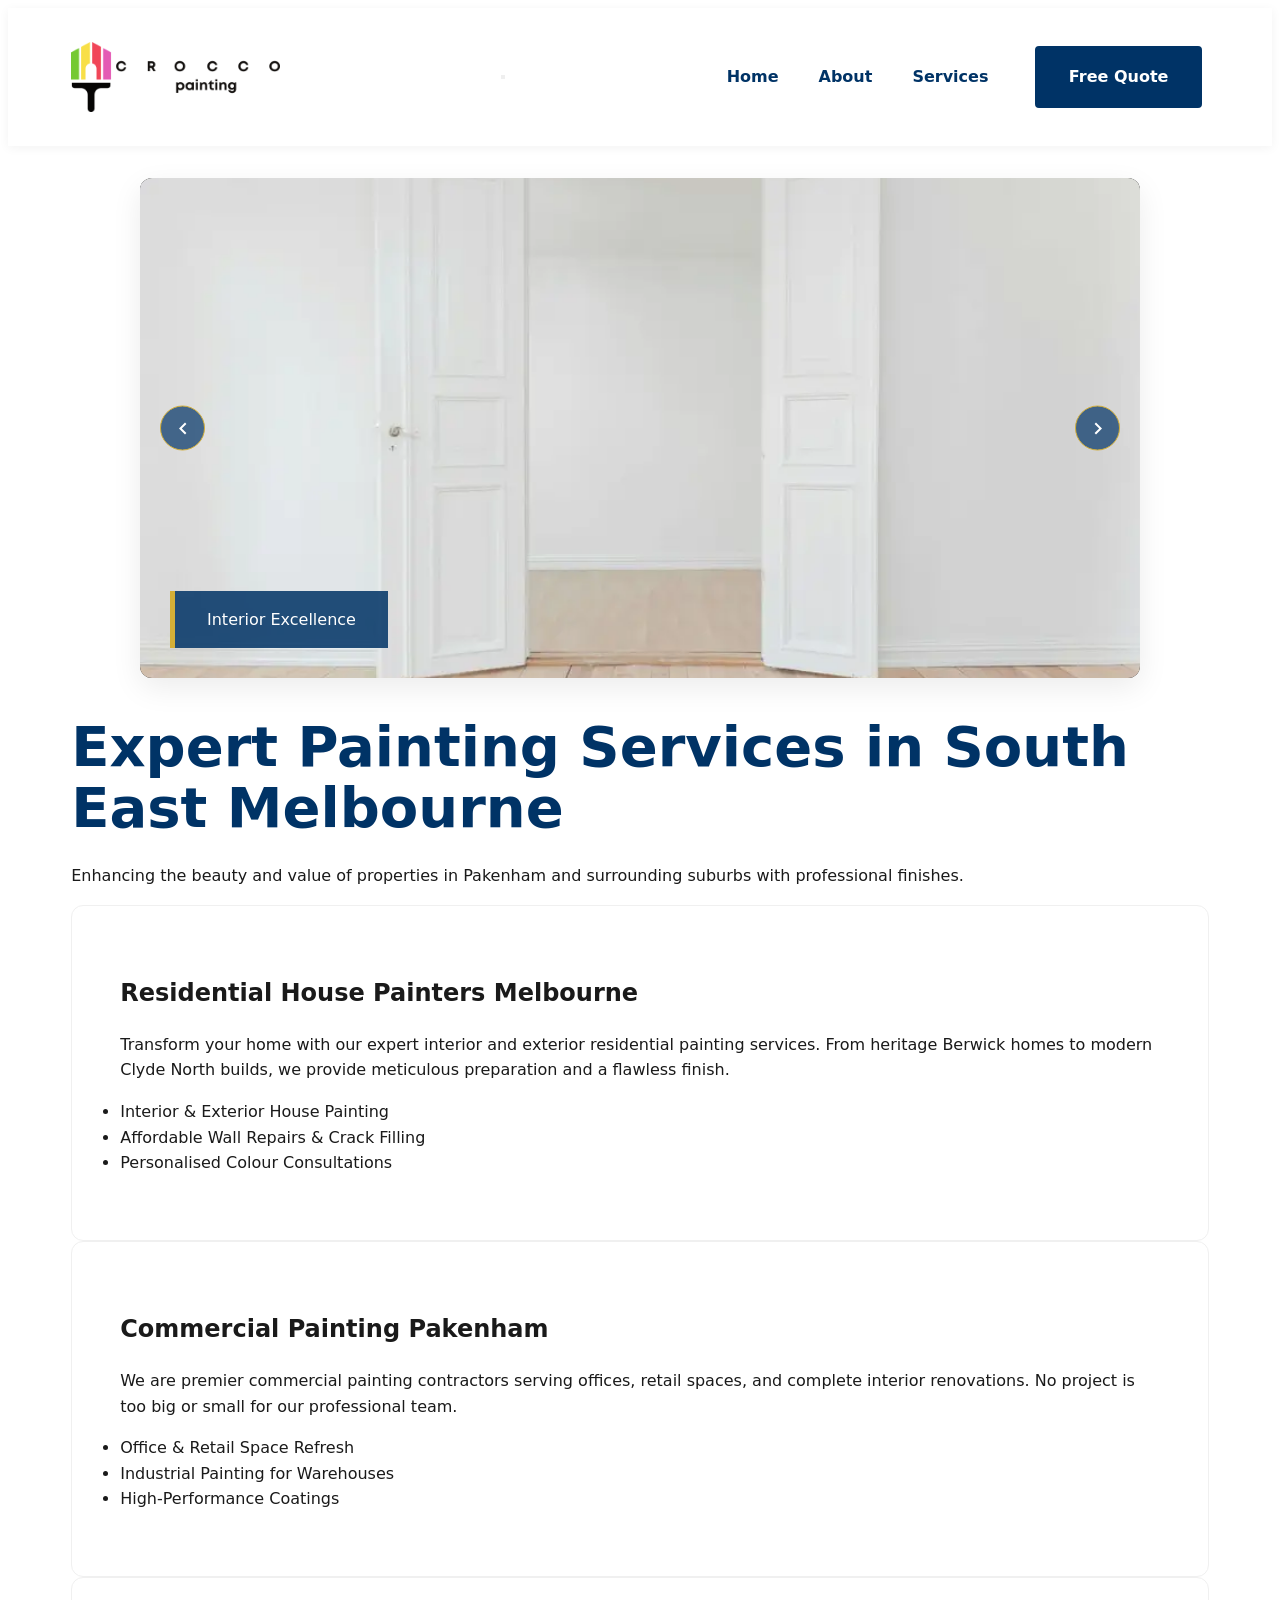
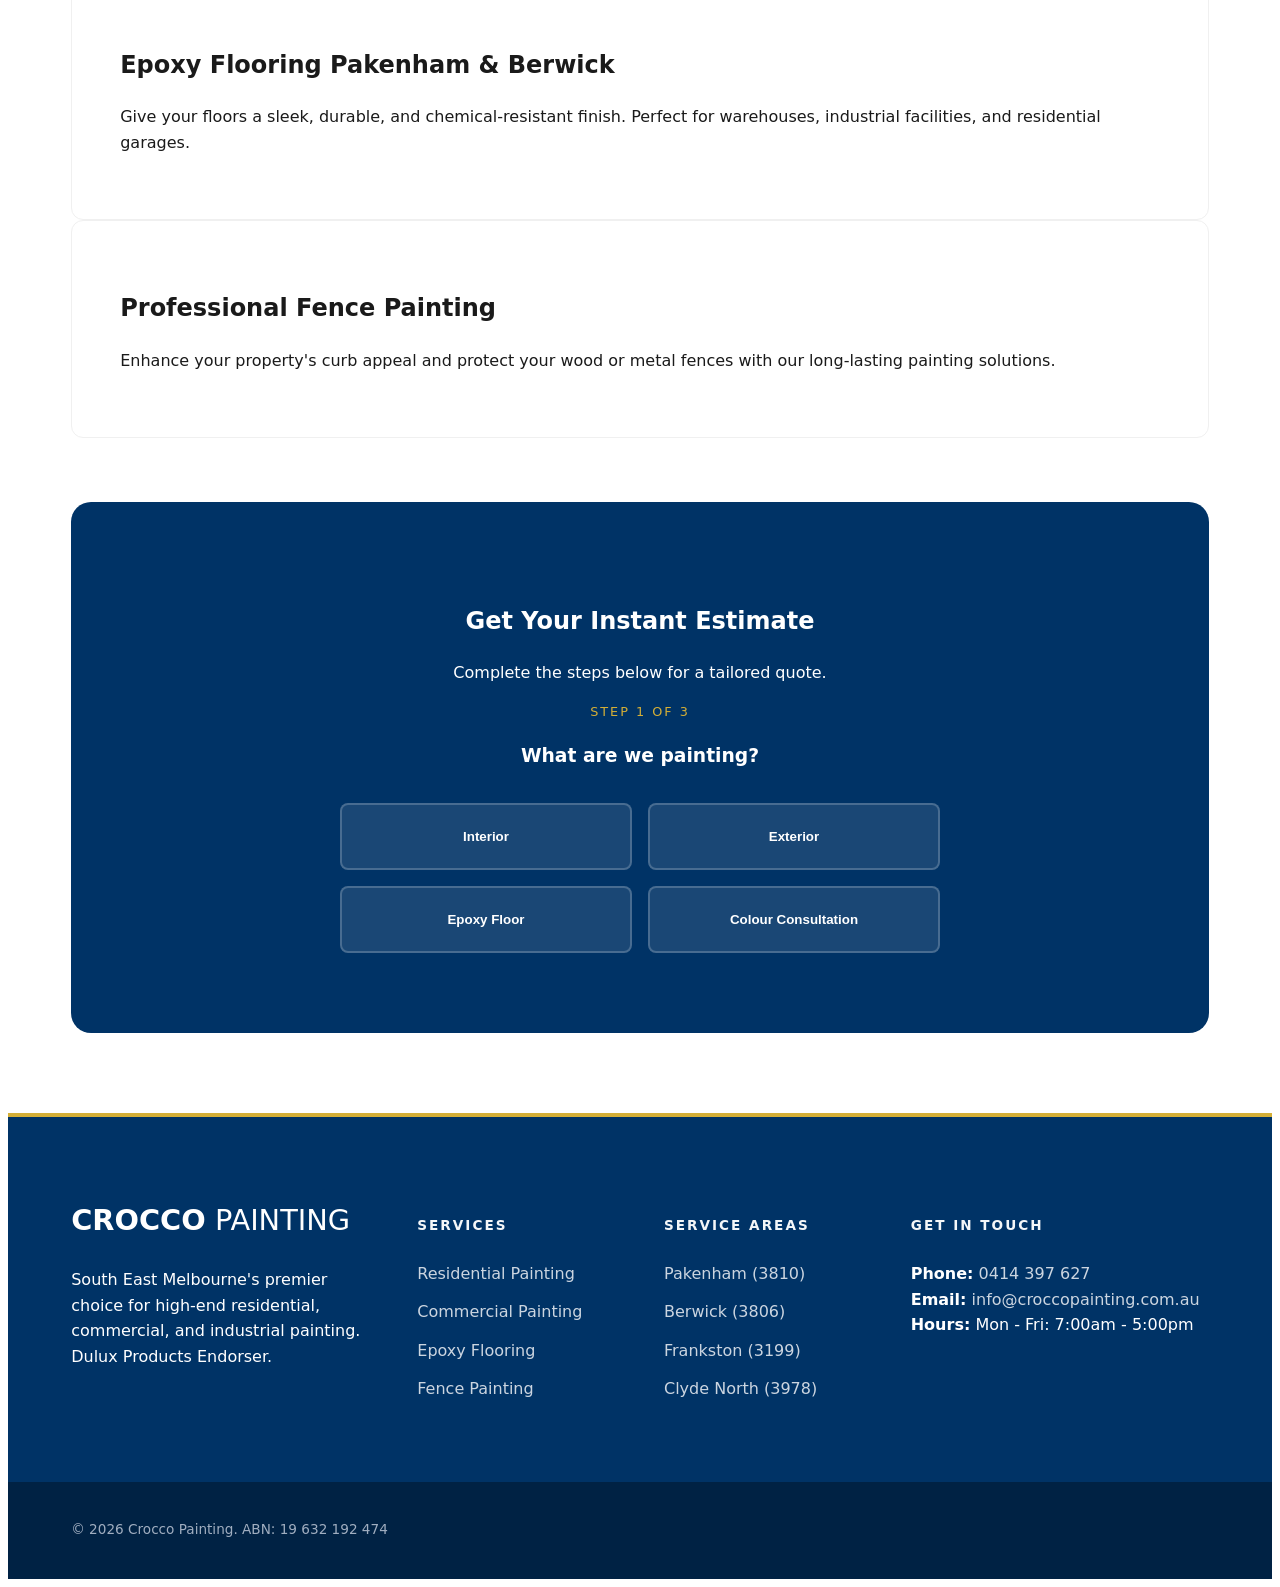
<file: Services.html>
<!DOCTYPE html>
<html lang="en-AU">
<head>
    <meta charset="UTF-8">
    <meta name="viewport" content="width=device-width, initial-scale=1.0">
    <title>Professional Painting Services South East Melbourne | Crocco Painting</title>
    <meta name="description" content="Expert residential, commercial, and industrial painting services in South East Melbourne. Specialists in epoxy flooring, wall repairs, and colour consultation in Pakenham, Berwick, and beyond.">
    
    <!-- Assets -->
    <link rel="icon" type="image/png" sizes="16x15" href="img/Crocco-Painting-FavIcon.png">
    <link rel="stylesheet" href="/css/style.css">
    
    <!-- JSON-LD Local Business & Service Schema -->
    <script type="application/ld+json">
    {
      "@context": "https://schema.org",
      "@type": "Service",
      "serviceType": "Painting Services",
      "provider": {
        "@type": "PaintingBusiness",
        "name": "Crocco Painting",
        "image": "https://croccopainting.com.au/img/Crocco-Painting-Logo.png",
        "address": {
          "@type": "PostalAddress",
          "streetAddress": "Located in Pakenham",
          "addressLocality": "Pakenham",
          "addressRegion": "VIC",
          "postalCode": "3810",
          "addressCountry": "AU"
        },
        "geo": {
          "@type": "GeoCoordinates",
          "latitude": -38.0712,
          "longitude": 145.4878
        },
        "url": "https://croccopainting.com.au/",
        "telephone": "+61414397627",
        "priceRange": "$$",
        "areaServed": [
          "Pakenham", "Clyde", "Cranbourne", "Dandenong", "Endeavour Hills", "Frankston", "Hallam", "Officer", "Berwick"
        ]
      },
      "hasOfferCatalog": {
        "@type": "OfferCatalog",
        "name": "Painting and Decorating Services",
        "itemListElement": [
          {
            "@type": "Offer",
            "itemOffered": {
              "@type": "Service",
              "name": "Residential Painting",
              "description": "Interior and exterior house painting, including heritage restorations and modern builds."
            }
          },
          {
            "@type": "Offer",
            "itemOffered": {
              "@type": "Service",
              "name": "Commercial Painting",
              "description": "Professional painting for offices, retail spaces, and large-scale commercial buildings."
            }
          },
          {
            "@type": "Offer",
            "itemOffered": {
              "@type": "Service",
              "name": "Epoxy Flooring",
              "description": "High-performance, durable epoxy coatings for garages, warehouses, and industrial facilities."
            }
          }
        ]
      }
    }
    </script>
</head>
<body>
    <a href="#main-content" class="skip-link">Skip to content</a>

    <!-- Header  -->
<header role="banner" class="main-header">
    <nav class="container nav-flex" aria-label="Primary Navigation">
        <!-- Logo Link: Adjusted for accessibility and SVG support -->
        <a href="index.html" class="logo-link" aria-label="Crocco Painting Home">
            <img src="/img/Crocco-Painting-Logo.png" 
                 alt="Crocco Painting Logo" 
                 class="header-logo" 
                 loading="eager">
        </a>
        
        <!-- Mobile Menu Toggle: Improved ARIA attributes -->
        <button class="menu-toggle" 
                aria-label="Toggle Menu" 
                aria-expanded="false" 
                aria-controls="nav-menu">
            <span class="hamburger" aria-hidden="true"></span>
        </button>

        <ul class="nav-links" id="nav-menu" role="list">
            <li><a href="Index.html">Home</a></li>
            <li><a href="about.html">About</a></li>
            <li><a href="services.html">Services</a></li>
            <li><a href="#quote-tool" class="btn-primary">Free Quote</a></li>
        </ul>
    </nav>
</header>

<section class="gallery-carousel-wrapper">
    <div class="carousel" id="servicesCarousel">
        <!-- Project 1 -->
        <div class="carousel-cell is-selected">
            <img src="img/Professional-Interior-Painting-Crocco-Painting.webp" alt="Residential Interior Pakenham">
            <div class="project-overlay">
                <span>Interior Excellence</span>
            </div>
        </div>
        <!-- Project 2 -->
        <div class="carousel-cell">
            <img src="img/Commercial-Building-Exterior.webp" alt="Commercial Exterior Berwick">
            <div class="project-overlay">
                <span>Modern Commercial</span>
            </div>
        </div>
        <!-- Project 3 -->
        <div class="carousel-cell">
            <img src="img/JapaneseAutoSpirit-Commercial-External.webp" alt="Commercial Exterior Huntingdale">
            <div class="project-overlay">
                <span>Japanese Auto Spirit Commercial</span>
            </div>
        </div>
            <!-- Project 4 -->
        <div class="carousel-cell">
            <img src="img/Residential-External2.webp" alt="Residential Exterior Keysborough">
            <div class="project-overlay">
                <span>Residential External</span>
            </div>
        </div>
        <!-- Project 5 -->
        <div class="carousel-cell">
            <img src="img/Residential-Interior2.webp" alt="Residential Interior Dandenong">
            <div class="project-overlay">
                <span>Residential Interior</span>
            </div>
        </div>
        <!-- Project 6 -->
        <div class="carousel-cell">
            <img src="img/JapaneseAutoSpirit-Commercial-Interior.webp" alt="Commercial Interior Huntingdale">
            <div class="project-overlay">
                <span>Commercial Office Huntingdale</span>
            </div>
        </div>

        <!-- Manual Controls -->
    <button class="carousel-nav prev" aria-label="Previous Slide">
        <svg viewBox="0 0 24 24"><path d="M15.41 7.41L14 6l-6 6 6 6 1.41-1.41L10.83 12z"/></svg>
    </button>
    <button class="carousel-nav next" aria-label="Next Slide">
        <svg viewBox="0 0 24 24"><path d="M10 6L8.59 7.41 13.17 12l-4.58 4.59L10 18l6-6z"/></svg>
    </button>
        
    </div>
    
    <!-- Custom Navigation -->
    <div class="carousel-controls">
        <button class="prev-btn">←</button>
        <button class="next-btn">→</button>
    </div>
</section>

    <main id="main-content" class="container">
        <header class="section-header py-5">
            <h1>Expert Painting Services in South East Melbourne</h1>
            <p class="lead">Enhancing the beauty and value of properties in Pakenham and surrounding suburbs with professional finishes.</p>
        </header>

        <!-- Service Blocks -->
        <div class="services-grid">
            <section id="residential" class="service-block card">
                <h2>Residential House Painters Melbourne</h2>
                <p>Transform your home with our expert interior and exterior residential painting services. From heritage Berwick homes to modern Clyde North builds, we provide meticulous preparation and a flawless finish.</p>
                <ul>
                    <li>Interior & Exterior House Painting</li>
                    <li>Affordable Wall Repairs & Crack Filling</li>
                    <li>Personalised Colour Consultations</li>
                </ul>
            </section>

            <section id="commercial" class="service-block card">
                <h2>Commercial Painting Pakenham</h2>
                <p>We are premier commercial painting contractors serving offices, retail spaces, and complete interior renovations. No project is too big or small for our professional team.</p>
                <ul>
                    <li>Office & Retail Space Refresh</li>
                    <li>Industrial Painting for Warehouses</li>
                    <li>High-Performance Coatings</li>
                </ul>
            </section>

            <section id="epoxy" class="service-block card">
                <h2>Epoxy Flooring Pakenham & Berwick</h2>
                <p>Give your floors a sleek, durable, and chemical-resistant finish. Perfect for warehouses, industrial facilities, and residential garages.</p>
            </section>

            <section id="fence" class="service-block card">
                <h2>Professional Fence Painting</h2>
                <p>Enhance your property's curb appeal and protect your wood or metal fences with our long-lasting painting solutions.</p>
            </section>
        </div>

        <!-- Multi-Step Quote Tool: Fixed Nesting & Form Structure -->
<section id="quote-tool" class="quote-tool">
    <div class="container form-container">
        <div id="quote-header">
            <h2>Get Your Instant Estimate</h2>
            <p>Complete the steps below for a tailored quote.</p>
        </div>

        <!-- Success Message (Hidden by default) -->
        <div id="form-success" style="display:none;" aria-live="assertive">
            <div class="success-icon">✅</div>
            <h3>Request Received!</h3>
            <p>Thanks for reaching out. One of our team members will contact you shortly to finalise your estimate.</p>
            <button class="btn-primary" onclick="location.reload()">Start New Estimate</button>
        </div>

        <form action="https://formspree.io/f/xqenwegq" method="POST" id="quote-form">
            <!-- Honeypot: Anti-Spam (Hidden from users) -->
            <label class="sr-only" style="display:none;">Don't fill this out if you're human: 
                <input name="_gotcha" style="display:none;">
            </label>

            <div id="form-steps">
                <!-- Step 1: Service Type -->
                <div class="step active" data-step="1" id="step-1">
                    <p class="step-counter">Step 1 of 3</p>
                    <h3>What are we painting?</h3>
                    <div class="option-grid">
                        <input type="hidden" name="Service" id="selected-service">
                        <button type="button" class="option-btn" onclick="nextQuoteStep('Interior')">Interior</button>
                        <button type="button" class="option-btn" onclick="nextQuoteStep('Exterior')">Exterior</button>
                        <button type="button" class="option-btn" onclick="nextQuoteStep('Epoxy')">Epoxy Floor</button>
                        <button type="button" class="option-btn" onclick="nextQuoteStep('Consult')">Colour Consultation</button>
                    </div>
                </div>

                <!-- Step 2: Details (Hidden) -->
                <div class="step" data-step="2" id="step-2" style="display:none;">
                    <p class="step-counter">Step 2 of 3</p>
                    <h3>Project Details</h3>
                    <div class="input-group">
                        <textarea name="Details" placeholder="Tell us about the project (e.g., number of rooms, approximate size)..." required aria-label="Project details"></textarea>
                    </div>
                    <button type="button" class="btn-primary" onclick="goToStep(3)">Next: Contact Info</button>
                </div>

                <!-- Step 3: Contact (Hidden) -->
                <div class="step" data-step="3" id="step-3" style="display:none;">
                    <p class="step-counter">Step 3 of 3</p>
                    <h3>Final Details</h3>
                    <div class="input-group">
                        <input type="text" name="Name" placeholder="Your Name" required aria-label="Full name">
                        <input type="email" name="Email" placeholder="Email Address" required aria-label="Email address">
                        <input type="tel" name="Phone" placeholder="Phone Number" required aria-label="Phone number">
                    </div>
                    <button type="submit" class="btn-primary" id="submit-btn">Submit Request</button>
                </div>
            </div>
        </form>
    </div>
</section>
    </main>

    <!-- Footer moved outside of <main> -->
    <footer class="main-footer" role="contentinfo">
        <div class="container footer-grid">
            <div class="footer-column brand-info">
                <a href="index.html" class="footer-logo">
                    <strong>CROCCO</strong> PAINTING
                </a>
                <p class="footer-bio">
                    South East Melbourne's premier choice for high-end residential, commercial, and industrial painting. Dulux Products Endorser.
                </p>
                <!-- Social SVGs removed for brevity, keep yours here -->
            </div>

            <div class="footer-column">
                <h4 class="footer-heading">Services</h4>
                <ul class="footer-links" role="list">
                    <li><a href="services.html#residential">Residential Painting</a></li>
                    <li><a href="services.html#commercial">Commercial Painting</a></li>
                    <li><a href="services.html#epoxy">Epoxy Flooring</a></li>
                    <li><a href="services.html#fence">Fence Painting</a></li>
                </ul>
            </div>

            <div class="footer-column">
                <h4 class="footer-heading">Service Areas</h4>
                <ul class="footer-links" role="list">
                    <li><a href="#">Pakenham (3810)</a></li>
                    <li><a href="#">Berwick (3806)</a></li>
                    <li><a href="#">Frankston (3199)</a></li>
                    <li><a href="#">Clyde North (3978)</a></li>
                </ul>
            </div>

            <div class="footer-column">
                <h4 class="footer-heading">Get In Touch</h4>
                <ul class="footer-contact" role="list">
                    <li><strong>Phone:</strong> <a href="tel:+61414397627">0414 397 627</a></li>
                    <li><strong>Email:</strong> <a href="mailto:info@croccopainting.com.au">info@croccopainting.com.au</a></li>
                    <li><strong>Hours:</strong> Mon - Fri: 7:00am - 5:00pm</li>
                </ul>
            </div>
        </div>

        <div class="footer-bottom">
            <div class="container bottom-flex">
                <p>&copy; 2026 Crocco Painting. ABN: 19 632 192 474</p>
            </div>
        </div>
    </footer>

    <!-- Path updated to your /js folder -->
    <script src="/js/main.js"></script>
</body>
</html>
</file>
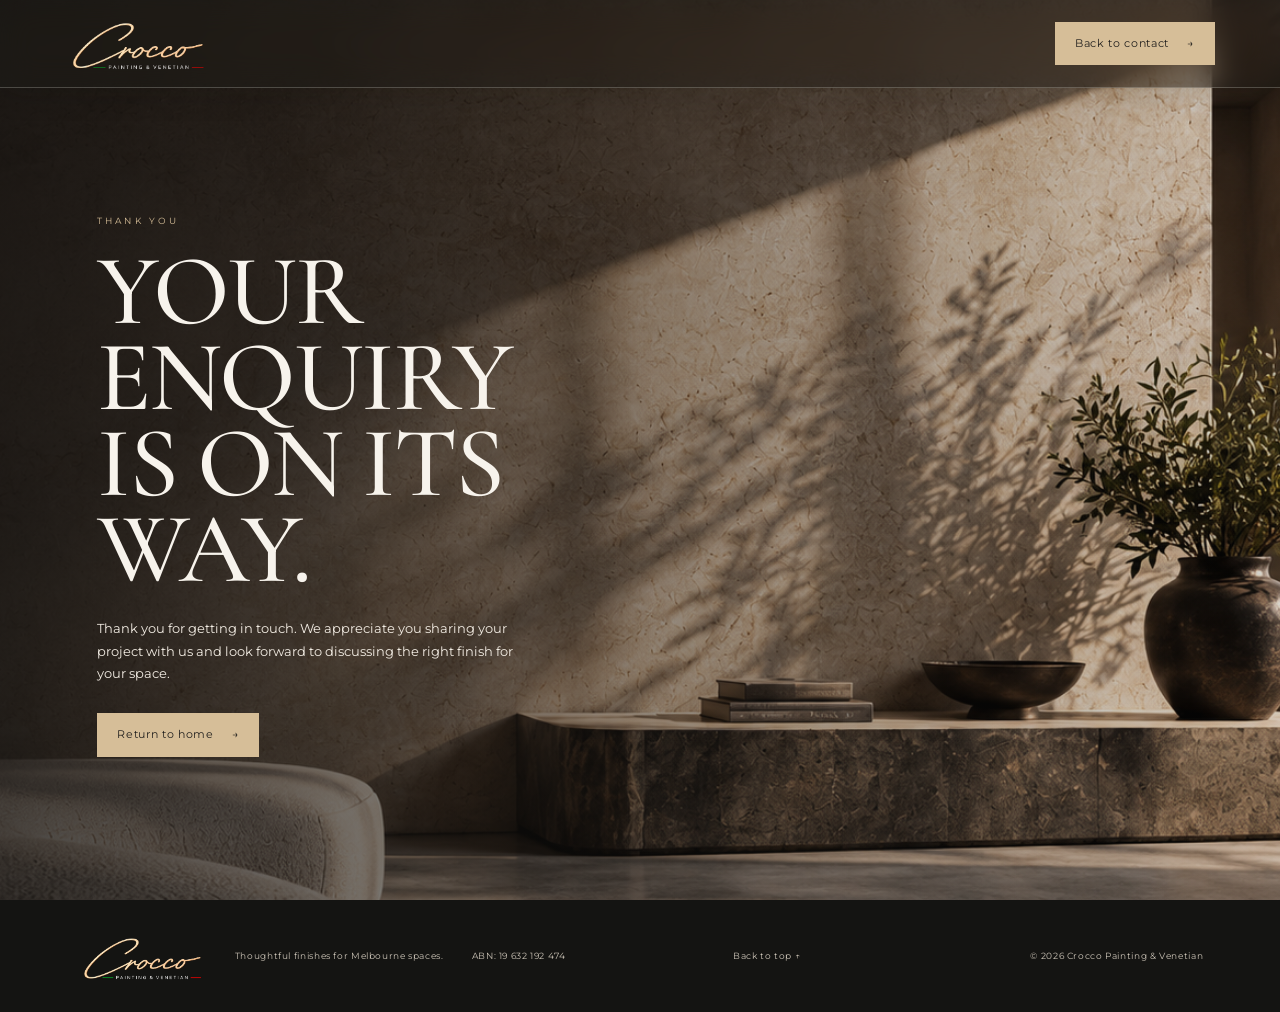
<file: thank-you.html>
<!doctype html>
<html lang="en-AU">
  <head>
    <meta charset="utf-8" />
    <meta name="viewport" content="width=device-width, initial-scale=1" />
    <meta name="theme-color" content="#1c1c1a" />
    <meta
      name="description"
      content="Thank you for contacting Crocco Painting & Venetian."
    />
    <meta name="robots" content="noindex,follow" />
    <title>Thank You — Crocco Painting &amp; Venetian</title>
    <link rel="preconnect" href="https://fonts.googleapis.com" />
    <link rel="preconnect" href="https://fonts.gstatic.com" crossorigin />
    <link
      href="https://fonts.googleapis.com/css2?family=Cormorant+Garamond:wght@500;600&family=Montserrat:wght@400;500;600&display=swap"
      rel="stylesheet"
    />
    <link rel="stylesheet" href="css/thank-you.css" />
    <link rel="stylesheet" href="css/header-glass.css" />
    <link rel="stylesheet" href="css/site-footer.css" />
  </head>
  <body>
    <header class="site-header">
      <a
        class="brand"
        href="index.html#home"
        aria-label="Crocco Painting and Venetian home"
        ><img src="img/Logo.png" alt="Crocco Painting & Venetian"
      /></a>
      <a class="header-cta" href="index.html#contact"
        >Back to contact <span>→</span></a
      >
    </header>
    <main>
      <section class="thank-you" aria-labelledby="thank-you-title">
        <div class="shade"></div>
        <div class="message">
          <p class="eyebrow">Thank you</p>
          <h1 id="thank-you-title">Your enquiry<br />is on its way.</h1>
          <p>
            Thank you for getting in touch. We appreciate you sharing your
            project with us and look forward to discussing the right finish for
            your space.
          </p>
          <a class="button" href="index.html#home"
            >Return to home <span>→</span></a
          >
        </div>
      </section>
    </main>
    <footer class="site-footer">
      <a href="index.html#home"
        ><img src="img/Logo.png" alt="Crocco Painting & Venetian"
      /></a>
      <p>Thoughtful finishes for Melbourne spaces.</p>
      <span class="business-number">ABN: 19 632 192 474</span>
      <a class="back-top" href="thank-you.html#top">Back to top ↑</a>
      <small
        >© <span id="year">2026</span> Crocco Painting &amp; Venetian</small
      >
    </footer>
    <script>
      document.querySelector("#year").textContent = new Date().getFullYear();
    </script>
  </body>
</html>
</file>
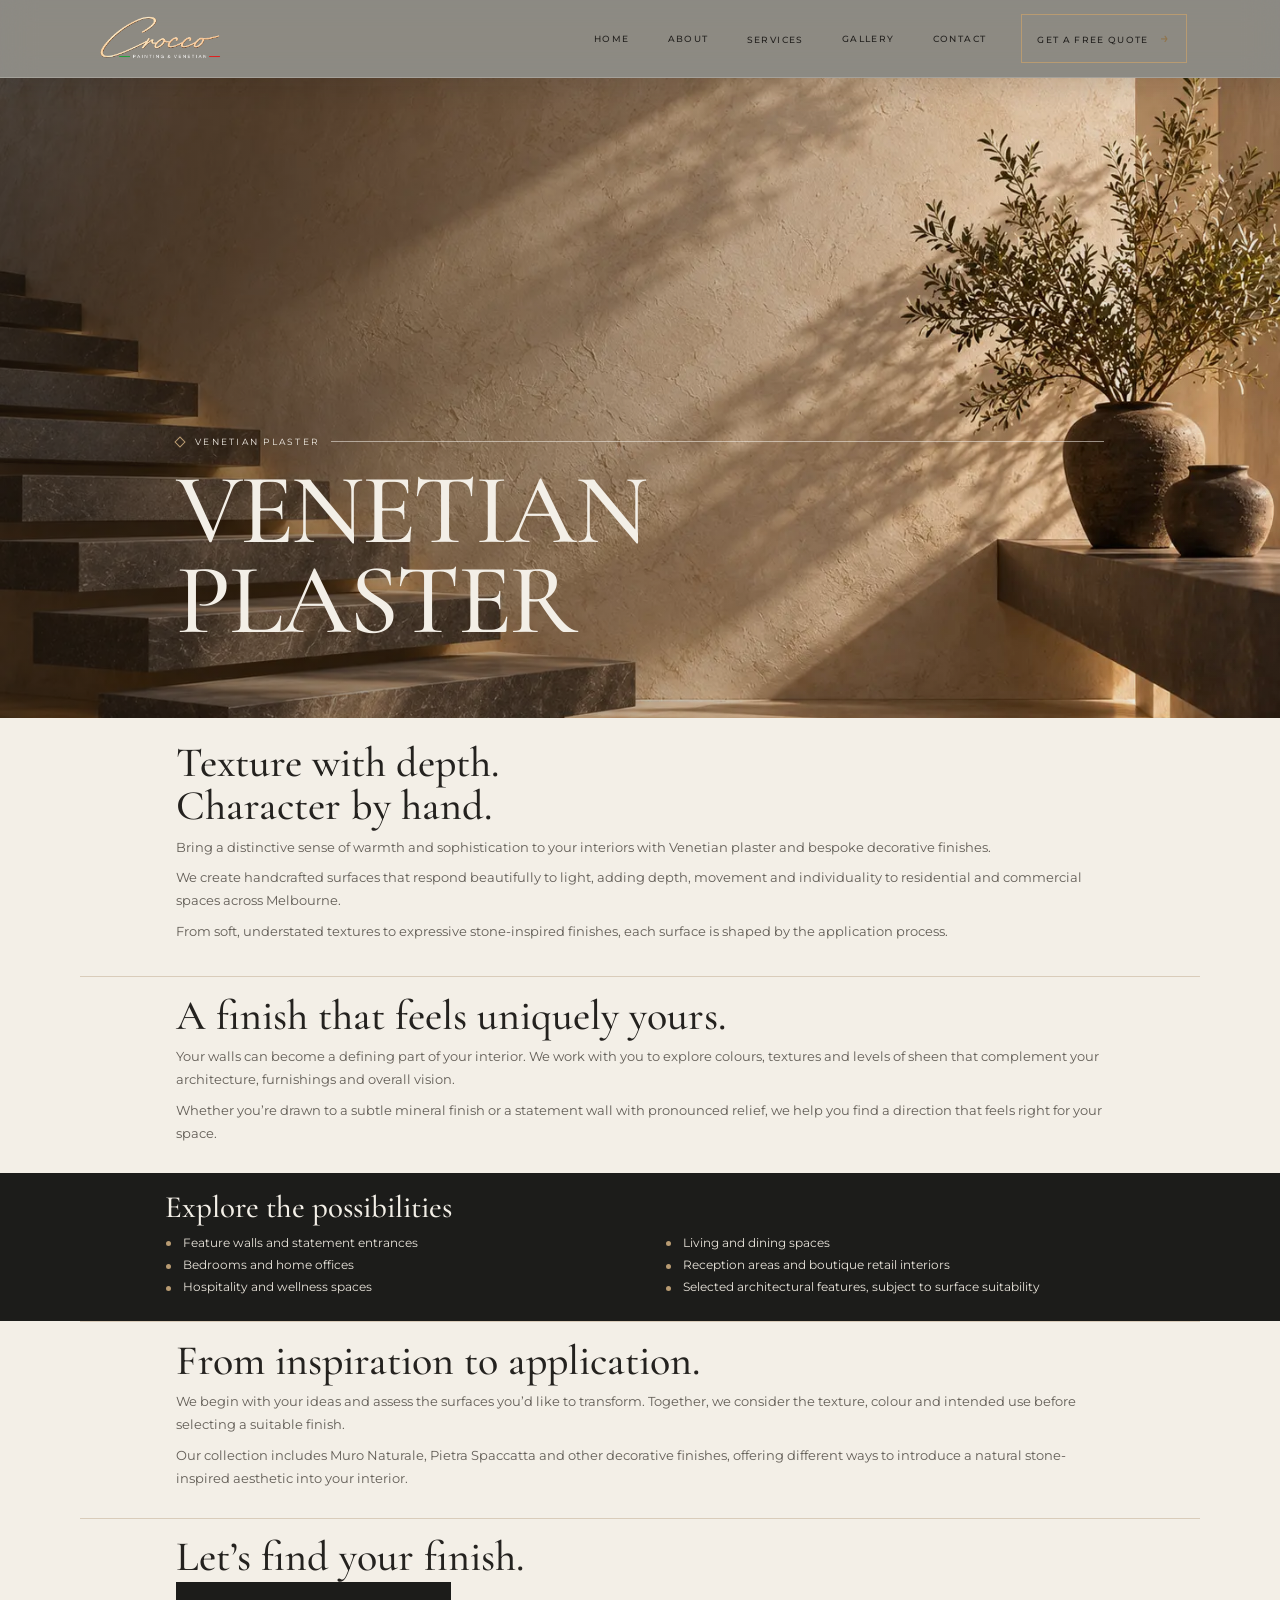
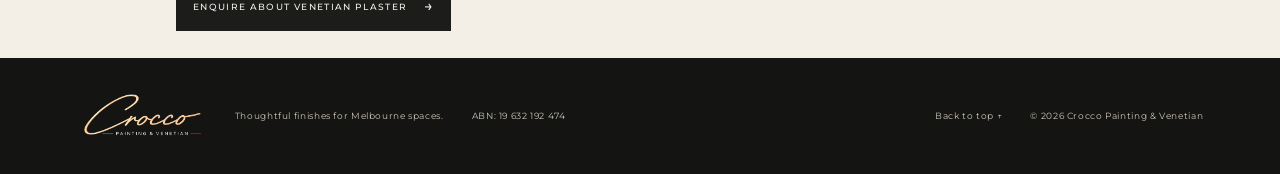
<file: venetian-plaster.html>
<!doctype html>
<html lang="en-AU">
  <head>
    <meta charset="utf-8" />
    <meta name="viewport" content="width=device-width, initial-scale=1" />
    <meta name="theme-color" content="#f3efe7" />
    <meta
      name="description"
      content="Handcrafted Venetian plaster and bespoke decorative finishes for residential and commercial interiors across Melbourne."
    />
    <meta name="robots" content="index,follow,max-image-preview:large" />
    <link
      rel="canonical"
      href="https://croccopainting.com.au/venetian-plaster.html"
    />
    <meta property="og:type" content="website" />
    <meta property="og:locale" content="en_AU" />
    <meta property="og:site_name" content="Crocco Painting &amp; Venetian" />
    <meta
      property="og:title"
      content="Venetian Plaster — Crocco Painting &amp; Venetian"
    />
    <meta
      property="og:description"
      content="Handcrafted Venetian plaster and bespoke decorative finishes that add depth and character to interiors across Melbourne."
    />
    <meta
      property="og:url"
      content="https://croccopainting.com.au/venetian-plaster.html"
    />
    <meta
      property="og:image"
      content="https://croccopainting.com.au/img/Banner%201%20Venetian.png"
    />
    <meta name="twitter:card" content="summary_large_image" />
    <meta
      name="twitter:title"
      content="Venetian Plaster — Crocco Painting &amp; Venetian"
    />
    <meta
      name="twitter:description"
      content="Handcrafted Venetian plaster and bespoke decorative finishes that add depth and character to interiors across Melbourne."
    />
    <meta
      name="twitter:image"
      content="https://croccopainting.com.au/img/Banner%201%20Venetian.png"
    />
    <title>Venetian Plaster — Crocco Painting &amp; Venetian</title>
    <script type="application/ld+json">
      {
        "@context": "https://schema.org",
        "@graph": [
          {
            "@type": "WebSite",
            "@id": "https://croccopainting.com.au/#website",
            "url": "https://croccopainting.com.au/",
            "name": "Crocco Painting & Venetian",
            "inLanguage": "en-AU",
            "publisher": { "@id": "https://croccopainting.com.au/#business" }
          },
          {
            "@type": "HousePainter",
            "@id": "https://croccopainting.com.au/#business",
            "name": "Crocco Painting & Venetian",
            "url": "https://croccopainting.com.au/",
            "image": "https://croccopainting.com.au/img/Logo.png",
            "telephone": "+61414397627",
            "email": "info@croccopainting.com.au",
            "description": "Residential and commercial painting, Venetian plaster and decorative finishes across Melbourne and South East Melbourne.",
            "areaServed": [
              { "@type": "City", "name": "Melbourne" },
              { "@type": "AdministrativeArea", "name": "South East Melbourne" }
            ],
            "contactPoint": {
              "@type": "ContactPoint",
              "contactType": "customer enquiries",
              "telephone": "+61414397627",
              "email": "info@croccopainting.com.au",
              "availableLanguage": "English"
            },
            "knowsAbout": [
              "Residential painting",
              "Commercial painting",
              "Venetian plaster",
              "Decorative finishes",
              "Colour consultation"
            ]
          },
          {
            "@type": "WebPage",
            "@id": "https://croccopainting.com.au/venetian-plaster.html#webpage",
            "url": "https://croccopainting.com.au/venetian-plaster.html",
            "name": "Venetian Plaster — Crocco Painting & Venetian",
            "description": "Handcrafted Venetian plaster and bespoke decorative finishes for residential and commercial interiors across Melbourne.",
            "inLanguage": "en-AU",
            "isPartOf": { "@id": "https://croccopainting.com.au/#website" },
            "about": { "@id": "https://croccopainting.com.au/#business" },
            "mainEntity": {
              "@id": "https://croccopainting.com.au/venetian-plaster.html#service"
            }
          },
          {
            "@type": "Service",
            "@id": "https://croccopainting.com.au/venetian-plaster.html#service",
            "name": "Venetian plaster and decorative finishes",
            "serviceType": "Venetian plaster and bespoke decorative finishes",
            "description": "Handcrafted Venetian plaster and decorative finishes for residential and commercial interiors across Melbourne.",
            "provider": { "@id": "https://croccopainting.com.au/#business" },
            "areaServed": [
              { "@type": "City", "name": "Melbourne" },
              { "@type": "AdministrativeArea", "name": "South East Melbourne" }
            ]
          }
        ]
      }
    </script>
    <link rel="preconnect" href="https://fonts.googleapis.com" />
    <link rel="preconnect" href="https://fonts.gstatic.com" crossorigin />
    <link
      href="https://fonts.googleapis.com/css2?family=Cormorant+Garamond:wght@500;600&family=Montserrat:wght@400;500;600&display=swap"
      rel="stylesheet"
    />
    <link rel="stylesheet" href="css/about.css" />
    <link rel="stylesheet" href="css/service-images.css" />
    <link rel="stylesheet" href="css/services-nav.css" />
    <link rel="stylesheet" href="css/header-glass.css" />
    <link rel="stylesheet" href="css/site-footer.css" />
  </head>
  <body>
    <header class="about-header">
      <a
        class="about-brand"
        href="index.html#home"
        aria-label="Crocco Painting and Venetian home"
        ><img src="img/Logo.png" alt="Crocco Painting & Venetian"
      /></a>
      <button
        class="menu-toggle"
        aria-expanded="false"
        aria-controls="about-nav"
        aria-label="Open navigation"
      >
        <span></span><span></span>
      </button>
      <nav id="about-nav" aria-label="Main navigation">
        <a href="index.html#home">Home</a><a href="about.html">About</a>
        <div class="nav-dropdown">
          <a href="index.html#services">Services</a>
          <div class="nav-submenu">
            <a href="residential.html">Residential painting</a
            ><a href="commercial.html">Commercial painting</a
            ><a class="current" href="venetian-plaster.html" aria-current="page"
              >Venetian plaster</a
            >
          </div>
        </div>
        <a href="index.html#gallery">Gallery</a
        ><a href="index.html#contact">Contact</a>
      </nav>
      <a class="about-quote" href="index.html#contact"
        >Get a free quote <span>→</span></a
      >
    </header>
    <main>
      <section class="service-hero" aria-labelledby="page-title">
        <img
          src="img/Imagen 1 maim page.webp"
          alt="Sunlit Venetian plaster wall beside a sculptural staircase"
        />
        <div class="service-hero-copy">
          <p class="eyebrow"><span>Venetian plaster</span></p>
          <h1 id="page-title">Venetian<br />plaster</h1>
        </div>
      </section>
      <section class="intro" aria-labelledby="intro-heading">
        <h2 id="intro-heading">Texture with depth.<br />Character by hand.</h2>
        <p>
          Bring a distinctive sense of warmth and sophistication to your
          interiors with Venetian plaster and bespoke decorative finishes.
        </p>
        <p>
          We create handcrafted surfaces that respond beautifully to light,
          adding depth, movement and individuality to residential and commercial
          spaces across Melbourne.
        </p>
        <p>
          From soft, understated textures to expressive stone-inspired finishes,
          each surface is shaped by the application process.
        </p>
      </section>
      <section class="vision content-section" aria-labelledby="finish-heading">
        <h2 id="finish-heading">A finish that feels uniquely yours.</h2>
        <p>
          Your walls can become a defining part of your interior. We work with
          you to explore colours, textures and levels of sheen that complement
          your architecture, furnishings and overall vision.
        </p>
        <p>
          Whether you’re drawn to a subtle mineral finish or a statement wall
          with pronounced relief, we help you find a direction that feels right
          for your space.
        </p>
      </section>
      <section class="credentials" aria-labelledby="possibilities-heading">
        <h2 id="possibilities-heading">Explore the possibilities</h2>
        <ul>
          <li>Feature walls and statement entrances</li>
          <li>Living and dining spaces</li>
          <li>Bedrooms and home offices</li>
          <li>Reception areas and boutique retail interiors</li>
          <li>Hospitality and wellness spaces</li>
          <li>
            Selected architectural features, subject to surface suitability
          </li>
        </ul>
      </section>
      <section
        class="vision content-section"
        aria-labelledby="application-heading"
      >
        <h2 id="application-heading">From inspiration to application.</h2>
        <p>
          We begin with your ideas and assess the surfaces you’d like to
          transform. Together, we consider the texture, colour and intended use
          before selecting a suitable finish.
        </p>
        <p>
          Our collection includes Muro Naturale, Pietra Spaccatta and other
          decorative finishes, offering different ways to introduce a natural
          stone-inspired aesthetic into your interior.
        </p>
      </section>
      <section
        class="closing content-section"
        aria-labelledby="closing-heading"
      >
        <h2 id="closing-heading">Let’s find your finish.</h2>
        <a class="button" href="index.html#contact"
          >Enquire about Venetian plaster <span>→</span></a
        >
      </section>
    </main>
    <footer class="site-footer">
      <a href="index.html#top"
        ><img src="img/Logo.png" alt="Crocco Painting & Venetian"
      /></a>
      <p>Thoughtful finishes for Melbourne spaces.</p>
      <span class="business-number">ABN: 19 632 192 474</span>
      <a class="back-top" href="venetian-plaster.html#top">Back to top ↑</a
      ><small>© <span id="year"></span> Crocco Painting &amp; Venetian</small>
    </footer>
    <script src="js/about.js"></script>
  </body>
</html>
</file>
<file: css/style.css>
/* 
    CROCCO PAINTING - CONSOLIDATED STYLESHEET
    Strategy: Premium Architectural Aesthetic
    Accessibility: WCAG 2.1 AA Compliant
*/

:root {
    --primary: #003366;    /* Original Navy */
    --accent: #D4AF37;     /* Gold/Premium accent */
    --text: #1a1a1a;
    --light-grey: #f4f7f9;
    --white: #ffffff;
    --transition: all 0.3s cubic-bezier(0.4, 0, 0.2, 1);
    --shadow: 0 10px 30px rgba(0,0,0,0.08);
}

/* 1. RESET & BASE */
* { box-sizing: border-box; margin: top 5px; padding: 0; }
html { scroll-behavior: smooth; }

body {
    font-family: 'Segoe UI', Roboto, system-ui, sans-serif;
    line-height: 1.6;
    color: var(--text);
    background: var(--white);
    overflow-x: hidden;
}

.container { 
    width: 90%; 
    max-width: 1200px; 
    margin: 0 auto; 
}

/* 2. ACCESSIBILITY */
.sr-only {
    position: absolute; width: 1px; height: 1px; padding: 0; margin: -1px;
    overflow: hidden; clip: rect(0, 0, 0, 0); border: 0;
}

.skip-link {
    position: absolute; top: -60px; left: 0;
    background: var(--accent); color: var(--primary);
    padding: 1rem; z-index: 1000; text-decoration: none; font-weight: bold;
}
.skip-link:focus { top: 0; }

/* 3. NAVIGATION */
.main-header {
    padding: 1rem 0;
    background: var(--white);
    box-shadow: 0 2px 10px rgba(0,0,0,0.05);
    position: sticky; top: 0; z-index: 1000;
}

.nav-flex {
    display: flex;
    justify-content: space-between;
    align-items: center;
    position: relative;
}

.header-logo {
    height: 70px;
    width: auto;
    display: block;
    object-fit: contain;
}

.nav-links {
    display: flex;
    list-style: none;
    gap: 2.5rem;
    align-items: center;
}

.nav-links a { 
    text-decoration: none; 
    color: var(--primary); 
    font-weight: 600;
    transition: var(--transition);
}

.nav-links a:hover { color: var(--accent); }

.btn-primary {
    background: var(--primary);
    color: var(--white) !important;
    padding: 0.8rem 1.8rem;
    margin: .4rem;
    border-radius: 4px;
    border: none;
    font-weight: 600;
    cursor: pointer;
    transition: var(--transition);
    display: inline-block;
    text-decoration: none;
}

.btn-primary:hover { 
    background: var(--accent); 
    color: var(--primary) !important; 
    transform: translateY(-2px);
}


/* 4. HERO SECTION */
.hero { padding: 6rem 0; background: var(--light-grey); }

.hero-grid {
    display: grid;
    grid-template-columns: 1fr 1fr;
    gap: 4rem;
    align-items: center;
}

h1 { font-size: 3.5rem; line-height: 1.1; margin-bottom: 1.5rem; color: var(--primary); }
.hero p { font-size: 1.25rem; margin-bottom: 2.5rem; color: #444; }

.cta-group { display: flex; gap: 1rem; flex-wrap: wrap; }

/* Buttons */
.btn-primary, .btn-secondary {
    padding: 1rem 2rem;
    border-radius: 4px;
    font-weight: 700;
    text-decoration: none;
    transition: var(--transition);
    display: inline-block;
    border: 2px solid var(--primary);
    cursor: pointer;
}

.btn-primary { background: var(--primary); color: var(--white); }
.btn-primary:hover { background: var(--accent); border-color: var(--accent); color: var(--primary); transform: translateY(-2px); }

.btn-secondary { background: transparent; color: var(--primary); }
.btn-secondary:hover { background: var(--primary); color: var(--white); }

/* 5. COMPARISON SLIDER */
.comparison-slider {
    position: relative; 
    width: 100%; 
    aspect-ratio: 16 / 9;
    overflow: hidden; 
    border-radius: 12px;
    box-shadow: 0 30px 60px rgba(0,0,0,0.12);
}

.comparison-slider img { 
    position: absolute; 
    width: 100%; 
    height: 100%; 
    object-fit: cover; }

.image-after { 
    position: absolute; 
    inset: 0; 
    clip-path: inset(0 0 0 50%); }

.slider-input {
    position: absolute; 
    inset: 0; 
    opacity: 0;
    cursor: ew-resize; 
    z-index: 10;
}

.slider-line {
    position: absolute; 
    top: 0; bottom: 0; left: 50%;
    width: 3px; 
    background: var(--white);
    pointer-events: none;
    z-index: 5; 
    transform: translateX(-50%);
}

.slider-button {
    position: absolute;
    top: 50%; left: 50%;
    width: 48px; height: 48px;
    background: var(--primary);
    border: 4px solid var(--white);
    border-radius: 50%;
    transform: translate(-50%, -50%);
    box-shadow: 0 4px 15px rgba(0,0,0,0.3);
}

/* 6a. CARDS & GRID */
.section-title { text-align: center; margin-bottom: 3rem; font-size: 2.5rem; color: var(--primary); }

.card-grid {
    display: grid;
    grid-template-columns: repeat(auto-fit, minmax(320px, 1fr));
    gap: 2.5rem;
    margin: 4rem 0;
}

.card {
    padding: 3rem;
    background: var(--white);
    border: 1px solid #f0f0f0;
    border-radius: 12px;
    transition: var(--transition);
}

.card:hover { 
    transform: translateY(-10px); 
    box-shadow: var(--shadow); 
    border-color: var(--accent);
}

.card h3 { color: var(--primary); margin-bottom: 1rem; }

/* 6b. TRUST SIGNALS */
.trust-signals { padding: 3rem 0; background: var(--white); border-bottom: 1px solid #eee; }

.badge-grid {
    display: flex; justify-content: center; align-items: center; gap: 4rem;
}

.badge-item { display: flex; flex-direction: column; align-items: center; text-align: center; }
.badge-item img { height: 60px; width: auto; margin-bottom: 0.5rem; }
.stars { color: var(--accent); font-size: 1.2rem; }

/* 7. QUOTE TOOL & FORM */
.quote-tool { 
    background: var(--primary); color: var(--white); 
    padding: 5rem 0; border-radius: 20px; margin: 4rem auto;
}

.form-container { max-width: 600px; margin: 0 auto; text-align: center; }

.option-grid { display: grid; grid-template-columns: 1fr 1fr; gap: 1rem; margin-top: 2rem; }

.option-btn {
    padding: 1.5rem; background: rgba(255,255,255,0.1);
    border: 2px solid rgba(255,255,255,0.2); color: var(--white);
    border-radius: 8px; cursor: pointer; font-weight: 600; transition: var(--transition);
}
.option-btn:hover { background: var(--accent); color: var(--primary); border-color: var(--accent); }

.input-group input, .input-group textarea {
    width: 100%; padding: 1.2rem; margin-bottom: 1rem;
    border-radius: 8px; border: none; font-size: 1rem; font-family: inherit;
}

.step-counter { text-transform: uppercase; font-size: 0.8rem; letter-spacing: 2px; color: var(--accent); margin-bottom: 0.5rem; }

#form-success { text-align: center; padding: 3rem 1rem; }
.success-icon { font-size: 4rem; margin-bottom: 1rem; color: var(--accent); }

/* 8. FOOTER */
.main-footer {
    background: var(--primary); color: var(--white);
    padding: 5rem 0 0 0; margin-top: 5rem;
    border-top: 4px solid var(--accent);
}

.footer-grid { display: grid; grid-template-columns: 1.5fr 1fr 1fr 1.5fr; gap: 3rem; padding-bottom: 4rem; }
.footer-logo { font-size: 1.8rem; color: var(--white); text-decoration: none; display: block; margin-bottom: 1.5rem;}

.footer-heading {
    color: var(--light-grey); text-transform: uppercase;
    font-size: 0.85rem; letter-spacing: 2px; margin-bottom: 1.5rem;
}

.footer-links { list-style: none; }
.footer-contact { list-style: none; }
.footer-links li { margin-bottom: 0.8rem; }
.footer-links a { color: #cbd5e0; text-decoration: none; transition: var(--transition); }
.footer-contact a { color: #cbd5e0; text-decoration: none; transition: var(--transition); }
.footer-links a:hover { color: var(--accent); padding-left: 5px; }

.footer-bottom { background: #002244; padding: 1.5rem 0; font-size: 0.85rem; color: #a0aec0; }
.bottom-flex { display: flex; justify-content: space-between; align-items: center; }
.legal-links a { color: #a0aec0; margin-left: 1.5rem; text-decoration: none; }

/* 9. STICKY CALL BUTTON */
.sticky-call {
    position: fixed; bottom: 2rem; right: 2rem;
    background: var(--primary); color: var(--white);
    padding: 1rem 1.8rem; border-radius: 50px;
    display: flex; align-items: center; gap: 12px;
    text-decoration: none; box-shadow: 0 15px 30px rgba(0,0,0,0.25);
    z-index: 999; font-weight: bold; border: 2px solid var(--accent);
}

/* 10. RESPONSIVE DESIGN */
@media (max-width: 992px) {
    .footer-grid { grid-template-columns: 1fr 1fr; }
}

@media (max-width: 768px) {
    .menu-toggle{display: block;}
    .menu-toggle.active .hamburger {
        background: transparent; /* Hide middle bar */
    }

    .menu-toggle.active .hamburger::before {
        transform: rotate(45deg);
        top: 0;
    }

    .menu-toggle.active .hamburger::after {
        transform: rotate(-45deg);
        bottom: 0;
    }
    h1 { font-size: 2.5rem; }
    
    .nav-flex { position: relative; }
    .header-logo { height: 50px; }
    
    .hero-grid { grid-template-columns: 1fr; text-align: center; }
    .cta-group { justify-content: center; flex-direction: column; }
    
    .badge-grid { flex-direction: column; gap: 2.5rem; }
    
    .nav-links {
        display: flex !important;
        flex-direction: column; 
        position: fixed; 
        top: 0; 
        right: -100%;
        width: 80%; 
        height: 100vh; 
        background: var(--white);
        padding: 80px 2rem; 
        transition: right 0.4s ease;
        z-index: 999; 
        box-shadow: -10px 0 30px rgba(0,0,0,0.1);
    }
    .nav-links.active { right: 0; display: flex; }
    
    .option-grid { grid-template-columns: 1fr; }
    
    .footer-grid { grid-template-columns: 1fr; text-align: center; }
    .bottom-flex { flex-direction: column; gap: 1rem; }
    
    .sticky-call { bottom: 1rem; right: 1rem; padding: 0.8rem 1.2rem; font-size: 0.9rem; }
   
    .menu-toggle {
    display: block;
    background: transparent;
    border: none;
    cursor: pointer;
    padding: 10px;
    z-index: 1001;
    position: relative;
    }
    .comparison-slider {
        position:relative;
        aspect-ratio: 4 / 3; /* Taller ratio for mobile so images aren't squashed */
        width: 100%;
        overflow: hidden;
        max-width: 500px; /* Prevents it from getting too massive on larger tablets */
        margin: 2rem auto; /* Centers the slider and adds spacing from buttons */
    }
    
    .comparison-slider .image-before,
    .comparison-slider .image-after {
        position: absolute; /* Pulls them out of the document flow */
        top: 0;
        left: 0;
        width: 100%;
        height: 100%;
    }

    .comparison-slider img {
        width: 100%;
        height: 100%;
        object-fit: cover; /* Ensures the house fills the frame without gaps */
        display: block;
    }

    .image-after {
        /* Ensure the clip-path stays responsive */
        position: absolute;
        top: 0;
        left:0;
        width: 100;
        height: 100;
        z-index: 2;
        clip-path: inset(0 0 0 50%); 
    }

.hamburger {
    display: block;
    width: 25px;
    height: 3px;
    background: var(--primary); /* Navy bars */
    position: relative;
    transition: var(--transition);
}

.hamburger::before,
.hamburger::after {
    content: '';
    position: absolute;
    width: 25px;
    height: 3px;
    background: var(--primary);
    left: 0;
    transition: var(--transition);
}

.hamburger::before { top: -8px; }
.hamburger::after { bottom: -8px; }

/* Desktop state - hide the button */
@media (min-width: 769px) {
    .menu-toggle {
        display: none !important;
    }
}
.certs-flex {
        flex-direction: column; /* Stacks them vertically */
        align-items: stretch;    /* Makes them all equal width */
        gap: 12px;               /* Adds the missing vertical gap */
        padding: 0 10%;          /* Optional: adds some side breathing room */
    }
    .cert-badge {
        width: 100%;             /* Ensures they span the container width */
        justify-content: flex-start;
        padding: 1rem;           /* Slightly larger touch target for mobile */
    }
}
/* Premium Team Gallery Look */
.team-grid {
    display: grid;
    grid-template-columns: repeat(auto-fit, minmax(300px, 1fr));
    gap: 3rem;
    margin: 4rem 0;
}

.team-card {
    position: relative;
    border-radius: 4px; /* Matching the button border-radius */
    overflow: hidden;
    background: var(--primary);
    transition: var(--transition);
}

.team-image {
    width: 100%;
    aspect-ratio: 4 / 5; /* Slightly taller for a more professional portrait feel */
    object-fit: cover;
    display: block;
    filter: grayscale(20%); /* Subtle professional desaturation */
    transition: var(--transition);
}

.team-card:hover .team-image {
    filter: grayscale(0%);
    transform: scale(1.05);
    opacity: 0.7; /* Reveals the navy background slightly */
}

.team-info {
    position: absolute;
    bottom: 0;
    left: 0;
    right: 0;
    padding: 2rem 1.5rem;
    background: linear-gradient(transparent, rgba(0, 51, 102, 0.95)); /* Fades into navy */
    color: var(--white);
    transform: translateY(20px);
    transition: var(--transition);
}

.team-card:hover .team-info {
    transform: translateY(0);
}

.team-info h3 {
    color: var(--white); /* White for better contrast on navy */
    font-size: 1.4rem;
    margin-bottom: 0.2rem;
}

.team-info p {
    color: var(--accent); /* Gold accent for the title */
    font-size: 0.85rem;
    letter-spacing: 2px;
    text-transform: uppercase;
    font-weight: 700;
}

/* Certifications with Gold Accents */
.cert-badge {
    background: var(--white);
    padding: 0.7rem 1.2rem;
    border-radius: 4px; /* Sharp corners for architectural feel */
    border: 1px solid #ddd;
    border-left: 4px solid var(--accent); /* Gold indicator */
    transition: var(--transition);
}
.certs-flex {
    display: flex;
    flex-wrap: wrap;       /* Crucial: allows badges to move to next line */
    justify-content: center;
    gap: 1.5rem;
    margin-top: 1.5rem;
}

.cert-badge:hover {
    border-color: var(--accent);
    box-shadow: var(--shadow);
}

/*Carousel*/
/* 12. SERVICES GALLERY - FADE TRANSITION */
.gallery-carousel-wrapper {
    position: relative;
    width: 100%;
    max-width: 1000px; /* Constrains the width for a premium feel */
    height: 500px;     /* Fixed height constraint */
    margin: 2rem auto;
    border-radius: 12px;
    overflow: hidden;
    background: #000;  /* Prevents white flashes during fade */
    box-shadow: var(--shadow);
}

.carousel-cell {
    position: absolute;
    top: 0;
    left: 0;
    width: 100%;
    height: 100%;
    opacity: 0;        /* Hidden by default */
    transition: opacity 1.2s ease-in-out; /* Smooth fade speed */
    z-index: 1;
}

.carousel-cell.is-selected {
    opacity: 1;        /* Visible state */
    z-index: 2;
}

.carousel-cell img {
    width: 100%;
    height: 100%;
    object-fit: cover; /* Ensures images fill the fixed box without stretching */
}

/* Overlay Styling */
.project-overlay {
    position: absolute;
    bottom: 30px;
    left: 30px;
    background: rgba(0, 51, 102, 0.85); /* Navy with slight transparency */
    color: var(--white);
    padding: 1rem 2rem;
    border-left: 5px solid var(--accent);
    z-index: 3;
    transform: translateY(20px);
    transition: all 0.5s ease 0.3s; /* Slight delay for text appearance */
    opacity: 0;
}

.carousel-cell.is-selected .project-overlay {
    opacity: 1;
    transform: translateY(0);
}

/* Mobile Constraints */
@media (max-width: 768px) {
    .gallery-carousel-wrapper {
        height: 350px; /* Shorter fixed height for mobile */
        width: 95%;
    }
    
    .project-overlay {
        bottom: 15px;
        left: 15px;
        padding: 0.6rem 1rem;
        font-size: 0.9rem;
    }
}
/* CAROUSEL NAVIGATION BUTTONS */
.carousel-nav {
    position: absolute;
    top: 50%;
    transform: translateY(-50%);
    background: rgba(0, 51, 102, 0.7); /* Navy with transparency */
    border: 1px solid var(--accent);
    color: var(--white);
    width: 45px;
    height: 45px;
    border-radius: 50%;
    cursor: pointer;
    z-index: 10;
    display: flex;
    align-items: center;
    justify-content: center;
    transition: var(--transition);
}

.carousel-nav svg {
    width: 24px;
    height: 24px;
    fill: currentColor;
}

.carousel-nav:hover {
    background: var(--accent);
    color: var(--primary);
    box-shadow: 0 0 15px rgba(212, 175, 55, 0.4);
}

.carousel-nav.prev { left: 20px; }
.carousel-nav.next { right: 20px; }

/* Hide arrows on very small screens to keep it clean */
@media (max-width: 480px) {
    .carousel-nav { width: 35px; height: 350px; opacity: 0.8; }
}
@media (max-width: 480px) {
    /* Changed height from 350px to 35px to match width */
    .carousel-nav { 
        width: 35px; 
        height: 35px; 
        opacity: 0.9; 
    }
    
    /* Adjust arrow size slightly for smaller buttons */
    .carousel-nav svg {
        width: 18px;
        height: 18px;
    }

    .carousel-nav.prev { left: 10px; }
    .carousel-nav.next { right: 10px; }
}
</file>
<file: css/styles.css>
﻿:root{--ivory:#f3efe7;--sand:#e8dfd1;--champagne:#d6be98;--line:#d9ccba;--gold:#b89b72;--ink:#24221f;--charcoal:#1c1c1a;--muted:#625d56;--white:#f7f3ec;--serif:'Cormorant Garamond',Georgia,serif;--sans:'Montserrat',Arial,sans-serif}*{box-sizing:border-box}html{scroll-behavior:smooth;scroll-padding-top:78px}body{margin:0;background:var(--ivory);color:var(--ink);font-family:var(--sans);font-size:14px;line-height:1.75}a{color:inherit;text-decoration:none}img{display:block;max-width:100%}.site-header{height:88px;position:absolute;z-index:5;inset:0 0 auto;display:flex;align-items:center;padding:0 5.1%;gap:38px;color:var(--white)}.brand{width:170px;flex:none}.brand img{width:100%;height:auto}.main-nav{margin-left:auto;display:flex;gap:clamp(20px,3vw,45px);align-items:center}.main-nav a,.header-cta,.button,.eyebrow,.service-blurb h2,.gallery-filters,.about-values span,.service-card>span,.benefits h4{font-size:10px;font-weight:500;letter-spacing:.17em;text-transform:uppercase}.main-nav a{position:relative;opacity:.92}.main-nav a:after{content:"";position:absolute;left:0;right:100%;bottom:-8px;height:1px;background:var(--champagne);transition:right .25s}.main-nav a:hover:after,.main-nav a:focus-visible:after{right:0}.header-cta{border:1px solid var(--gold);padding:12px 17px;white-space:nowrap}.header-cta span{margin-left:12px;color:var(--champagne);font-size:16px}.menu-toggle{display:none}.hero{min-height:640px;height:min(760px,90vh);position:relative;background:url('../img/Banner 1 Venetian.png') center 53%/cover no-repeat;color:var(--white);display:flex;align-items:center}.hero-shade{position:absolute;inset:0;background:linear-gradient(90deg,rgba(22,20,18,.74),rgba(22,20,18,.34) 36%,rgba(22,20,18,0) 74%),linear-gradient(0deg,rgba(22,20,18,.1),transparent 50%)}.hero-copy{position:relative;width:min(570px,85%);margin:15px 0 0 7.6%}.eyebrow{letter-spacing:.34em;font-size:9px;margin:0 0 18px}.hero h1{font:500 clamp(64px,8vw,108px)/.78 var(--serif);text-transform:uppercase;letter-spacing:-.025em;margin:0 0 26px}.hero-description{font-size:14px;max-width:420px;color:#f4eee5;margin:0 0 25px}.button{display:inline-flex;align-items:center;justify-content:center;gap:19px;padding:13px 20px;min-height:44px;border:0;transition:background .2s,color .2s;cursor:pointer}.button span{font-size:16px;font-weight:400}.button-light{background:var(--champagne);color:var(--ink)}.button-light:hover{background:#e2d0b2}.button-dark{background:var(--charcoal);color:var(--white)}.button-dark:hover{background:#3d3831}.scroll-cue{position:absolute;bottom:0;left:50%;height:53px;border-left:1px solid #f7f3ec8c}.scroll-cue span{position:absolute;bottom:0;height:21px;border-left:1px solid var(--champagne)}.services-strip{background:var(--ivory);display:grid;grid-template-columns:repeat(3,1fr);padding:34px 7.5% 37px}.service-blurb{text-align:center;padding:0 8%;position:relative}.service-blurb+article:before{content:"";position:absolute;left:0;top:4px;bottom:4px;border-left:1px solid var(--line)}.service-blurb svg{width:39px;height:39px;fill:none;stroke:var(--ink);stroke-width:1.25;stroke-linecap:round;stroke-linejoin:round;margin:0 auto 9px}.service-blurb h2{font-size:10px;line-height:1.65;max-width:260px;margin:0 auto 5px}.service-blurb p{color:var(--muted);font-size:12px;line-height:1.65;max-width:275px;margin:0 auto}.collection{min-height:310px;display:grid;grid-template-columns:1.23fr .7fr .55fr;background:var(--sand)}.collection-photo{background:url('../img/3D1412D8-6D03-4C19-AAD0-6D26711E0897.webp') center/cover}.collection-copy{padding:45px 10%;display:flex;flex-direction:column;justify-content:center;align-items:flex-start}.collection-copy .eyebrow{color:#8d8172;margin-bottom:8px}.collection-copy h2,.section-heading h2{font:500 clamp(32px,4vw,45px)/.98 var(--serif);text-transform:uppercase;margin:0 0 14px}.short-rule{width:42px;border-top:2px solid var(--champagne);margin:0 0 14px}.collection-copy>p:not(.eyebrow){font-size:12px;line-height:1.8;color:var(--muted);margin:0 0 20px}.collection-copy .button{font-size:9px}.texture-photo{background:url('../img/Imagen 3 Main Page.webp') center/cover}.service-cards{background:var(--charcoal);padding:26px 4.2%;display:grid;grid-template-columns:repeat(3,1fr);gap:16px}.service-card{min-height:210px;position:relative;padding:24px 25px;display:flex;flex-direction:column;justify-content:flex-end;color:var(--white);overflow:hidden;background-position:center;background-size:cover}.service-card:before{content:"";position:absolute;inset:0;background:linear-gradient(0deg,rgba(16,15,14,.76),rgba(16,15,14,.04) 75%);transition:background .25s}.service-card:hover:before{background:linear-gradient(0deg,rgba(16,15,14,.88),rgba(16,15,14,.12) 90%)}.service-card>*{position:relative}.service-card>span{font-size:8px;color:#e1cba9;margin-bottom:8px}.service-card h2{font:500 30px/.98 var(--serif);text-transform:uppercase;margin:0}.service-card b{position:absolute;right:25px;bottom:24px;font-size:21px;font-weight:400}.residential{background-image:url('../img/Imagen 1 maim page.webp')}.commercial{background-image:url('../img/3D1412D8-6D03-4C19-AAD0-6D26711E0897.webp')}.venetian{background-image:url('../img/Banner 1 Venetian.png')}.lime-section{position:relative;min-height:530px;display:grid;grid-template-columns:.82fr 1.18fr;background:var(--ivory);overflow:hidden}.lime-photo{background:url('../img/Imagen 3 Main Page.webp') center/cover;min-height:530px}.lime-content{padding:60px clamp(35px,7vw,110px) 56px;position:relative}.lime-content .eyebrow{color:#8d8172;margin-bottom:11px}.lime-content h2{font:500 clamp(42px,5vw,64px)/.92 var(--serif);margin:0 0 17px}.lime-content h3{font:500 16px/1.5 var(--sans);margin:0 0 10px}.lime-body{color:var(--muted);font-size:12px;line-height:1.8;max-width:680px;margin:0}.benefits{display:grid;grid-template-columns:repeat(3,1fr);margin:25px 0 25px}.benefits article{padding:0 14px;border-left:1px solid var(--line)}.benefits article:first-child{padding-left:0;border:0}.benefits svg{width:28px;height:28px;stroke:#8b7658;fill:none;stroke-width:1.25;stroke-linecap:round;stroke-linejoin:round}.benefits h4{font-size:8px;line-height:1.5;letter-spacing:.12em;margin:6px 0}.benefits p{font-size:10px;color:var(--muted);line-height:1.6;margin:0}.about{display:grid;grid-template-columns:1.04fr .9fr .76fr;min-height:310px}.about-copy{background:var(--sand);padding:43px 11%;display:flex;align-items:flex-start;flex-direction:column;justify-content:center}.about-copy .eyebrow{color:#8d8172;margin-bottom:9px}.about-copy h2{font:500 clamp(31px,3.3vw,44px)/.95 var(--serif);text-transform:uppercase;margin:0 0 13px}.about-copy>p:not(.eyebrow){font-size:11px;line-height:1.75;color:var(--muted);margin:0 0 16px}.about-copy .button{font-size:9px}.about-photo{background:url('../img/Imagen 2 main Page.webp') 48% center/cover;filter:saturate(.65)}.about-values{background:var(--charcoal);padding:24px 16%;display:grid;grid-template-columns:1fr 1fr;align-content:center;gap:18px 12px;color:var(--white)}.about-values div{display:flex;align-items:center;gap:10px}.about-values svg{width:32px;height:32px;stroke:var(--gold);fill:none;stroke-width:1.2;stroke-linecap:round;stroke-linejoin:round;flex:none}.about-values span{font-size:8px;line-height:1.6;letter-spacing:.12em}.gallery{padding:68px 7.5% 75px;background:var(--sand)}.section-heading{display:flex;justify-content:space-between;align-items:end;margin-bottom:8px}.section-heading .eyebrow{color:#8d8172;margin-bottom:5px}.section-heading h2{margin:0}.gallery-filters{display:flex;gap:20px}.filter{font:500 9px var(--sans);letter-spacing:.13em;text-transform:uppercase;color:var(--muted);border:0;border-bottom:1px solid transparent;background:none;padding:8px 0;cursor:pointer}.filter.active,.filter:hover{color:var(--ink);border-color:var(--gold)}.gallery-note{font-size:10px;color:#766d62;margin:7px 0 17px}.gallery-grid{display:grid;grid-template-columns:1.3fr 1fr 1fr;grid-auto-rows:190px;gap:10px}.gallery-item{position:relative;padding:0;border:0;overflow:hidden;cursor:zoom-in;background:#bdb0a0;text-align:left}.gallery-item.gallery-wide{grid-row:span 2}.gallery-item img{width:100%;height:100%;object-fit:cover;transition:transform .5s}.gallery-item:hover img{transform:scale(1.035)}.gallery-item:after{content:"";position:absolute;inset:45% 0 0;background:linear-gradient(transparent,rgba(17,16,15,.65))}.gallery-item span{position:absolute;z-index:1;bottom:14px;left:16px;right:16px;color:white;font-size:9px;letter-spacing:.12em;text-transform:uppercase;display:flex;justify-content:space-between}.gallery-item i{font-style:normal;font-size:15px}.gallery-item[hidden]{display:none}.contact{padding:70px 9%;display:grid;grid-template-columns:.8fr 1.2fr;gap:9%;background:var(--charcoal);color:var(--white)}.contact-copy{padding-top:9px}.contact-copy .eyebrow{color:var(--gold)}.contact h2{font:500 clamp(42px,5vw,64px)/.96 var(--serif);margin:0 0 18px}.contact-copy>p:not(.eyebrow){color:#d2ccc2;font-size:13px;max-width:350px}.contact-details{margin-top:38px;padding-top:16px;border-top:1px solid #655b4d;display:flex;flex-direction:column;gap:8px;color:#d2ccc2;font-size:10px;letter-spacing:.06em}.contact form{display:flex;flex-direction:column;gap:16px}.form-row{display:grid;grid-template-columns:1fr 1fr;gap:16px}label{display:flex;flex-direction:column;gap:5px;color:#e5d9c8;font-size:9px;letter-spacing:.12em;text-transform:uppercase}input,select,textarea{width:100%;border:0;border-bottom:1px solid #756c60;border-radius:0;background:transparent;color:var(--white);padding:8px 2px;font:400 13px var(--sans);outline:none}input:focus,select:focus,textarea:focus{border-color:var(--champagne)}select option{background:var(--charcoal)}textarea{resize:vertical;min-height:76px}.contact form .button{align-self:flex-start;margin-top:1px}.form-status{font-size:10px;color:#c3b9aa;margin:-8px 0 0;max-width:420px}.site-footer{min-height:112px;padding:22px 6%;background:#141412;color:#ccc4b7;display:flex;align-items:center;gap:28px}.site-footer>a:first-child{width:130px}.site-footer>a:first-child img{width:100%}.site-footer p,.site-footer small,.back-top{font-size:9px;letter-spacing:.07em}.site-footer .back-top{margin-left:auto}.lightbox{padding:0;border:0;background:#111;max-width:min(92vw,1300px);max-height:90vh}.lightbox::backdrop{background:rgba(0,0,0,.88)}.lightbox img{max-width:90vw;max-height:86vh;object-fit:contain}.lightbox-close{position:absolute;right:10px;top:5px;border:0;background:#111b;color:white;font-size:32px;cursor:pointer}
@media(max-width:900px){.site-header{padding-inline:4%;gap:20px}.brand{width:140px}.main-nav{gap:17px}.main-nav a{font-size:9px}.header-cta{font-size:9px;padding:10px}.collection{grid-template-columns:1fr .85fr .52fr}.collection-copy{padding:35px 8%}.lime-section{grid-template-columns:.7fr 1.3fr}.lime-content{padding:48px 34px}.about{grid-template-columns:1fr .8fr .72fr}.about-values{padding:22px 10%}.gallery-grid{grid-auto-rows:160px}}
@media(max-width:680px){html{scroll-padding-top:65px}.site-header{position:absolute;height:72px;padding:0 20px;justify-content:space-between;gap:10px}.brand{width:135px;z-index:7}.header-cta{display:none}.menu-toggle{display:flex;z-index:7;width:42px;height:42px;align-items:center;justify-content:center;flex-direction:column;gap:6px;margin-left:auto;background:transparent;border:1px solid #b89b72}.menu-toggle span{width:17px;border-top:1px solid var(--white);transition:transform .2s}.menu-toggle[aria-expanded=true] span:first-child{transform:translateY(3.5px) rotate(45deg)}.menu-toggle[aria-expanded=true] span:last-child{transform:translateY(-3.5px) rotate(-45deg)}.main-nav{position:absolute;display:none;top:0;left:0;right:0;padding:90px 25px 25px;background:rgba(28,28,26,.98);flex-direction:column;align-items:stretch;gap:0}.main-nav.open{display:flex}.main-nav a{font-size:11px;padding:12px 0;border-bottom:1px solid #ffffff24}.main-nav a:after{display:none}.hero{height:680px;min-height:610px;max-height:92svh;background-position:57% center}.hero-shade{background:linear-gradient(90deg,rgba(22,20,18,.66),rgba(22,20,18,.28) 65%,rgba(22,20,18,.14)),linear-gradient(0deg,rgba(22,20,18,.18),transparent)}.hero-copy{margin-left:7%;width:86%;margin-top:55px}.hero h1{font-size:clamp(62px,16vw,88px)}.hero-description{max-width:350px;font-size:13px}.services-strip{grid-template-columns:1fr;padding:13px 24px}.service-blurb{padding:22px 7%}.service-blurb+article:before{left:8%;right:8%;top:0;bottom:auto;border-left:0;border-top:1px solid var(--line)}.service-blurb svg{width:34px;height:34px;margin-bottom:6px}.collection{grid-template-columns:1fr 1fr;grid-template-rows:235px auto}.collection-photo{grid-column:1/3;grid-row:1}.collection-copy{padding:29px 22px 32px}.collection-copy h2{font-size:32px}.collection-copy>p:not(.eyebrow){font-size:11px}.texture-photo{min-height:100%;grid-column:2;grid-row:2}.service-cards{grid-template-columns:1fr;padding:18px;gap:10px}.service-card{min-height:185px;padding:20px}.lime-section{grid-template-columns:1fr}.lime-photo{min-height:270px;height:270px}.lime-content{padding:39px 24px 43px}.lime-content h2{font-size:49px}.lime-content h3{font-size:14px}.lime-body{font-size:11px}.benefits{gap:0;margin:22px 0}.benefits article{padding:0 9px}.benefits h4{font-size:7px;letter-spacing:.07em}.benefits p{font-size:9px}.benefits svg{width:25px;height:25px}.about{grid-template-columns:1fr 1fr}.about-copy{padding:34px 24px;grid-column:1/3}.about-copy h2{font-size:40px}.about-photo{min-height:285px}.about-values{padding:24px 16px;gap:16px 8px}.about-values div{gap:7px}.about-values svg{width:26px;height:26px}.about-values span{font-size:7px}.gallery{padding:47px 20px 51px}.section-heading{align-items:flex-start;gap:18px;flex-direction:column}.section-heading h2{font-size:38px}.gallery-filters{gap:16px}.filter{font-size:8px}.gallery-grid{grid-template-columns:1fr 1fr;grid-auto-rows:150px;gap:7px}.gallery-item.gallery-wide{grid-column:1/3;grid-row:auto;height:205px}.gallery-item span{left:10px;right:10px;bottom:10px;font-size:8px}.contact{padding:47px 23px;grid-template-columns:1fr;gap:29px}.contact h2{font-size:48px}.contact-details{margin-top:22px}.form-row{gap:12px}.contact form{gap:13px}.site-footer{padding:23px;display:grid;grid-template-columns:1fr auto;gap:10px 18px}.site-footer>a:first-child{width:116px}.site-footer p{grid-column:1;grid-row:2;margin:0}.site-footer small{grid-column:1;grid-row:3}.site-footer .back-top{grid-column:2;grid-row:1/4;align-self:center}.gallery-note{font-size:9px}}
@media(prefers-reduced-motion:reduce){html{scroll-behavior:auto}*,*:before,*:after{transition:none!important;animation:none!important}}
</file>
<file: css/service-images.css>
.service-card.residential {
  background-image: url("../img/residential.webp");
}

.service-card.commercial {
  background-image: url("../img/commercial.webp");
}

.about-header {
  position: relative;
  z-index: 10;
}

.service-hero {
  position: relative;
  min-height: clamp(360px, 56vw, 640px);
  overflow: hidden;
  display: flex;
  align-items: flex-end;
  color: var(--ivory);
  background: var(--charcoal);
}

.service-hero::after {
  position: absolute;
  inset: 0;
  content: "";
  background: linear-gradient(
    90deg,
    rgba(20, 18, 15, 0.58),
    rgba(20, 18, 15, 0.08) 80%
  );
}

.service-hero > img {
  position: absolute;
  inset: 0;
  width: 100%;
  height: 100%;
  object-fit: cover;
  object-position: center 56%;
}

.service-hero-copy {
  position: relative;
  z-index: 1;
  width: min(1120px, 100%);
  margin: 0 auto;
  padding: 72px 7.5%;
}

.service-hero .eyebrow {
  margin-bottom: 20px;
  color: var(--ivory);
}

.service-hero .eyebrow::after {
  background: rgba(243, 239, 231, 0.55);
}

.service-hero h1 {
  margin: 0;
  font: 500 clamp(66px, 9vw, 100px) / 0.9 var(--serif);
  letter-spacing: -0.025em;
  text-transform: uppercase;
}

@media (max-width: 600px) {
  .service-hero {
    min-height: 430px;
  }

  .service-hero-copy {
    padding: 48px 23px;
  }
}
</file>
<file: css/services-nav.css>
.nav-dropdown {
  position: relative;
}

.nav-submenu {
  position: absolute;
  z-index: 8;
  top: 100%;
  left: -16px;
  display: none;
  min-width: 205px;
  padding-top: 12px;
}

.nav-submenu a,
.main-nav .nav-submenu a,
.about-header nav .nav-submenu a {
  display: block;
  padding: 11px 15px;
  background: var(--charcoal);
  color: var(--ivory, var(--white));
  font-size: 9px;
  letter-spacing: .12em;
  line-height: 1.5;
  white-space: nowrap;
}

.main-nav .nav-submenu a:after,
.about-header nav .nav-submenu a:after {
  display: none;
}

.nav-submenu a:hover,
.nav-submenu a:focus-visible,
.about-header nav .nav-submenu a.current {
  color: var(--champagne);
}

.nav-dropdown:hover .nav-submenu,
.nav-dropdown:focus-within .nav-submenu {
  display: block;
}

@media (max-width: 680px) {
  .nav-dropdown {
    width: 100%;
  }

  .nav-submenu {
    position: static;
    display: block;
    min-width: 0;
    padding: 0 0 0 14px;
  }

  .main-nav .nav-submenu a {
    padding: 9px 10px;
    border-bottom: 1px solid rgba(217, 204, 186, .35);
    background: transparent;
    color: var(--white);
    font-size: 8px;
  }

  .about-header nav .nav-submenu a {
    padding: 9px 10px;
    border-bottom: 1px solid rgba(217, 204, 186, .35);
    background: transparent;
    color: var(--white);
    font-size: 8px;
  }

  .about-header nav .nav-submenu a {
    color: var(--ink);
    border-color: var(--line);
  }
}
</file>
<file: css/header-glass.css>
.site-header,
.about-header {
  background: rgba(28, 28, 26, .48);
  border-bottom: 1px solid rgba(247, 243, 236, .22);
  box-shadow: 0 8px 26px rgba(20, 18, 15, .12);
  -webkit-backdrop-filter: blur(16px) saturate(145%);
  backdrop-filter: blur(16px) saturate(145%);
}
</file>
<file: css/site-footer.css>
.site-footer {
  min-height: 112px;
  padding: 22px 6%;
  display: flex;
  align-items: center;
  gap: 28px;
  background: #141412;
  color: #ccc4b7;
}

.site-footer > a:first-child {
  width: 130px;
  flex: none;
}

.site-footer > a:first-child img {
  width: 100%;
}

.site-footer p,
.site-footer small,
.site-footer .business-number,
.site-footer .back-top {
  font-size: 9px;
  letter-spacing: .07em;
}

.site-footer .back-top {
  margin-left: auto;
}

.site-footer a:hover {
  color: var(--champagne, #d6be98);
}

@media (max-width: 680px) {
  .site-footer {
    min-height: 0;
    padding: 23px;
    display: grid;
    grid-template-columns: 1fr auto;
    gap: 10px 18px;
  }

  .site-footer > a:first-child {
    width: 116px;
  }

  .site-footer p {
    grid-column: 1;
    grid-row: 2;
    margin: 0;
  }

  .site-footer .business-number {
    grid-column: 1;
    grid-row: 3;
  }

  .site-footer small {
    grid-column: 1;
    grid-row: 4;
  }

  .site-footer .back-top {
    grid-column: 2;
    grid-row: 1 / 5;
    align-self: center;
    margin-left: 0;
  }
}
</file>
<file: css/about.css>
:root{--ivory:#f3efe7;--sand:#e8dfd1;--champagne:#d6be98;--line:#d9ccba;--gold:#b89b72;--ink:#24221f;--charcoal:#1c1c1a;--muted:#625d56;--serif:'Cormorant Garamond',Georgia,serif;--sans:'Montserrat',Arial,sans-serif}*{box-sizing:border-box}html{scroll-behavior:smooth;scroll-padding-top:90px}body{margin:0;background:var(--ivory);color:var(--ink);font:400 14px/1.75 var(--sans)}a{color:inherit;text-decoration:none}.about-header{min-height:78px;padding:0 7.3%;display:flex;align-items:center;gap:35px;background:var(--ivory);border-bottom:1px solid var(--line)}.about-brand{display:block;width:133px;flex:none}.about-brand img{width:100%;height:auto}.about-header nav{margin-left:auto;display:flex;gap:clamp(20px,3vw,40px);align-items:center}.about-header nav a,.about-quote,.about-footer,.button{font-size:9px;font-weight:500;letter-spacing:.15em;text-transform:uppercase}.about-header nav a{position:relative}.about-header nav a:after{content:"";position:absolute;left:0;right:100%;bottom:-8px;border-bottom:1px solid var(--gold);transition:right .2s}.about-header nav a:hover:after,.about-header nav a.current:after{right:0}.about-quote{border:1px solid var(--gold);padding:10px 15px;white-space:nowrap}.about-quote span{padding-left:8px;color:#90754d;font-size:15px}.menu-toggle{display:none}.intro,.content-section{max-width:1120px;margin:0 auto;padding-left:7.5%;padding-right:7.5%}.intro{padding-top:24px;padding-bottom:25px}.intro h1{font:500 clamp(66px,9vw,100px)/.9 var(--serif);margin:0 0 11px;letter-spacing:-.025em}.eyebrow{position:relative;margin:0 0 26px;font-size:9px;line-height:1;letter-spacing:.25em;text-transform:uppercase;color:var(--muted);display:flex;align-items:center;gap:11px}.eyebrow:before{content:"";width:6px;height:6px;border:1px solid var(--gold);transform:rotate(45deg)}.eyebrow:after{content:"";height:1px;background:var(--line);flex:1}.intro h2,.content-section>h2,.section-title h2,.credentials h2,.closing h2{font:500 clamp(32px,4vw,42px)/1.02 var(--serif);margin:0 0 3px}.intro h2{margin-bottom:3px}.intro .lead{font-size:17px;color:var(--ink);margin:0 0 11px}.intro>p:not(.eyebrow):not(.lead),.content-section p{font-size:13px;color:var(--muted);line-height:1.75;margin:8px 0}.content-section{border-top:1px solid var(--line)}.vision{padding-top:18px;padding-bottom:21px}.vision h2,.why h2{margin-bottom:6px}.why{padding-top:18px;padding-bottom:26px}.why-grid{display:grid;grid-template-columns:1fr 1fr;column-gap:42px;row-gap:20px;margin-top:8px}.why-grid article{padding:0 0 0 0}.why-grid article:nth-child(even){border-left:1px solid var(--line);padding-left:28px}.why-grid h3{font:600 17px/1.25 var(--serif);margin:0 0 2px}.why-grid p{margin:0!important}.credentials{background:var(--charcoal);color:var(--ivory);padding:19px max(calc((100% - 950px)/2),7.5%) 22px}.credentials h2{font-size:31px;margin:0 0 8px}.credentials ul{margin:0;padding:0;list-style:none;display:grid;grid-template-columns:1fr 1fr;column-gap:50px}.credentials li{font-size:12px;color:#e9e4db;line-height:1.85;padding-left:18px;position:relative}.credentials li:before{content:"";position:absolute;left:1px;top:.78em;width:5px;height:5px;background:var(--gold);border-radius:50%}.team{padding-top:22px;padding-bottom:22px}.section-title{display:flex;align-items:center;gap:27px;margin-bottom:8px}.section-title h2{margin:0}.section-title span{border-top:1px solid var(--line);flex:1}.team-layout{display:grid;grid-template-columns:.9fr 1fr;gap:6%;align-items:stretch}.team-photo{width:100%;height:290px;object-fit:cover;object-position:center 32%;background:var(--sand)}.team-list{border-left:1px solid var(--line);padding-left:9%;display:flex;flex-direction:column;justify-content:center}.team-list article{padding:12px 0;border-bottom:1px solid var(--line)}.team-list article:last-child{border-bottom:0}.team-list h3{font:500 25px/1.1 var(--serif);margin:0 0 1px}.team-list p{margin:0!important;font-size:12px!important}.closing{border-top:1px solid var(--line);padding-top:17px;padding-bottom:27px}.closing h2{margin-bottom:3px}.closing p{margin:0 0 14px}.button{display:inline-flex;align-items:center;gap:16px;background:var(--charcoal);color:var(--ivory);padding:11px 17px}.button:hover{background:#3b3831}.button span{font-size:15px}.about-footer{background:var(--charcoal);color:var(--ivory);padding:17px 7.5%;display:flex;gap:27px;align-items:center;font-size:8px}.about-footer a:hover{color:var(--champagne)}.about-footer small{margin-left:auto;font-size:8px;letter-spacing:.08em}.about-footer span{color:#ccc1b0}.about-header a:focus-visible,.button:focus-visible,.menu-toggle:focus-visible{outline:2px solid var(--gold);outline-offset:3px}
@media(max-width:750px){.about-header{padding:0 5%;gap:18px}.about-brand{width:118px}.about-header nav{gap:17px}.about-header nav a,.about-quote{font-size:8px}.about-quote{padding:8px}.intro,.content-section{padding-left:6%;padding-right:6%}.team-photo{height:260px}.credentials{padding-inline:6%}}
@media(max-width:600px){.about-header{height:70px;min-height:70px;padding:0 20px;justify-content:space-between}.about-brand{width:120px;z-index:2}.about-quote{display:none}.menu-toggle{width:40px;height:40px;margin-left:auto;display:flex;align-items:center;justify-content:center;gap:6px;flex-direction:column;border:1px solid var(--gold);background:transparent;z-index:3}.menu-toggle span{width:17px;border-top:1px solid var(--ink);transition:transform .2s}.menu-toggle[aria-expanded=true] span:first-child{transform:translateY(3.5px) rotate(45deg)}.menu-toggle[aria-expanded=true] span:last-child{transform:translateY(-3.5px) rotate(-45deg)}.about-header nav{display:none;position:absolute;z-index:2;top:69px;left:0;right:0;margin:0;background:var(--ivory);padding:12px 22px 20px;flex-direction:column;align-items:stretch;gap:0;border-bottom:1px solid var(--line)}.about-header nav.open{display:flex}.about-header nav a{padding:11px 0;border-bottom:1px solid var(--line);font-size:10px}.about-header nav a:after{display:none}.intro,.content-section{padding-left:23px;padding-right:23px}.intro{padding-top:21px;padding-bottom:20px}.intro h1{font-size:70px}.intro .eyebrow{margin-bottom:21px}.intro h2{font-size:37px}.intro .lead{font-size:15px}.intro>p:not(.eyebrow):not(.lead),.content-section p{font-size:12px}.vision,.why{padding-top:17px;padding-bottom:20px}.content-section>h2{font-size:34px}.why-grid{grid-template-columns:1fr;row-gap:14px;margin-top:9px}.why-grid article:nth-child(even){padding:12px 0 0;border-left:0;border-top:1px solid var(--line)}.why-grid h3{font-size:17px}.credentials{padding:19px 23px 21px}.credentials h2{font-size:28px;line-height:1.08}.credentials ul{grid-template-columns:1fr;gap:1px}.credentials li{font-size:11px}.team{padding-top:20px;padding-bottom:18px}.section-title{gap:15px}.section-title h2{font-size:35px}.team-layout{grid-template-columns:1fr;gap:13px}.team-photo{height:290px;object-position:center 29%}.team-list{border-left:0;border-top:1px solid var(--line);padding:0}.team-list article{padding:9px 0}.team-list h3{font-size:23px}.closing{padding-top:17px;padding-bottom:22px}.closing h2{font-size:34px}.closing p{font-size:11px}.about-footer{padding:17px 23px;gap:7px;align-items:flex-start;flex-direction:column;font-size:8px}.about-footer small{margin-left:0}.about-footer span{order:2}}
@media(prefers-reduced-motion:reduce){html{scroll-behavior:auto}*,*:before,*:after{transition:none!important}}
</file>
<file: css/thank-you.css>
﻿:root {
  --champagne: #d6be98;
  --ink: #24221f;
  --charcoal: #1c1c1a;
  --white: #f7f3ec;
  --serif: 'Cormorant Garamond', Georgia, serif;
  --sans: 'Montserrat', Arial, sans-serif;
}

* {
  box-sizing: border-box;
}

body {
  margin: 0;
  background: var(--charcoal);
  color: var(--white);
  font: 400 14px/1.75 var(--sans);
}

a {
  color: inherit;
  text-decoration: none;
}

.site-header {
  position: absolute;
  z-index: 1;
  inset: 0 0 auto;
  height: 88px;
  padding: 0 5.1%;
  display: flex;
  align-items: center;
  justify-content: space-between;
}

.brand {
  width: 145px;
}

.brand img,
.site-footer img {
  display: block;
  width: 100%;
}

.header-cta,
.button {
  display: inline-flex;
  align-items: center;
  justify-content: center;
  gap: 18px;
  padding: 12px 20px;
  background: var(--champagne);
  color: var(--ink);
  font-size: 11px;
  letter-spacing: .06em;
}

.thank-you {
  min-height: 680px;
  min-height: 100svh;
  position: relative;
  display: flex;
  align-items: center;
  background: url('../img/Banner 1 Venetian.png') center 53%/cover no-repeat;
}

.shade {
  position: absolute;
  inset: 0;
  background: linear-gradient(90deg, rgba(22, 20, 18, .78), rgba(22, 20, 18, .4) 55%, rgba(22, 20, 18, .16));
}

.message {
  position: relative;
  width: min(570px, 85%);
  margin: 70px 0 0 7.6%;
}

.eyebrow {
  margin: 0 0 20px;
  color: var(--champagne);
  font-size: 9px;
  letter-spacing: .34em;
  text-transform: uppercase;
}

h1 {
  margin: 0 0 24px;
  font: 500 clamp(62px, 8vw, 100px)/.86 var(--serif);
  letter-spacing: -.025em;
  text-transform: uppercase;
}

.message > p:not(.eyebrow) {
  max-width: 430px;
  margin: 0 0 28px;
  color: #f4eee5;
  font-size: 13px;
}

.button {
  min-height: 44px;
}

.button:hover,
.header-cta:hover {
  background: #e2d0b2;
}

.site-footer {
  min-height: 112px;
  padding: 22px 6%;
  display: flex;
  align-items: center;
  gap: 28px;
  background: #141412;
  color: #ccc4b7;
}

.site-footer a {
  width: 130px;
}

.site-footer p,
.site-footer small {
  font-size: 9px;
  letter-spacing: .07em;
}

.site-footer small {
  margin-left: auto;
}

@media (max-width: 600px) {
  .site-header {
    height: 72px;
    padding: 0 20px;
  }

  .brand {
    width: 116px;
  }

  .header-cta {
    padding: 10px 12px;
    font-size: 9px;
  }

  .thank-you {
    min-height: 610px;
    min-height: 100svh;
    background-position: 57% center;
  }

  .message {
    width: 86%;
    margin: 55px 0 0 7%;
  }

  h1 {
    font-size: clamp(58px, 15vw, 82px);
  }

  .site-footer {
    min-height: 112px;
    padding: 23px;
    display: grid;
    grid-template-columns: 1fr auto;
    gap: 10px 18px;
  }

  .site-footer a {
    width: 116px;
  }

  .site-footer p {
    grid-column: 1;
    margin: 0;
  }

  .site-footer small {
    grid-column: 2;
    grid-row: 1 / 3;
    align-self: center;
    margin-left: 0;
  }
}
</file>
